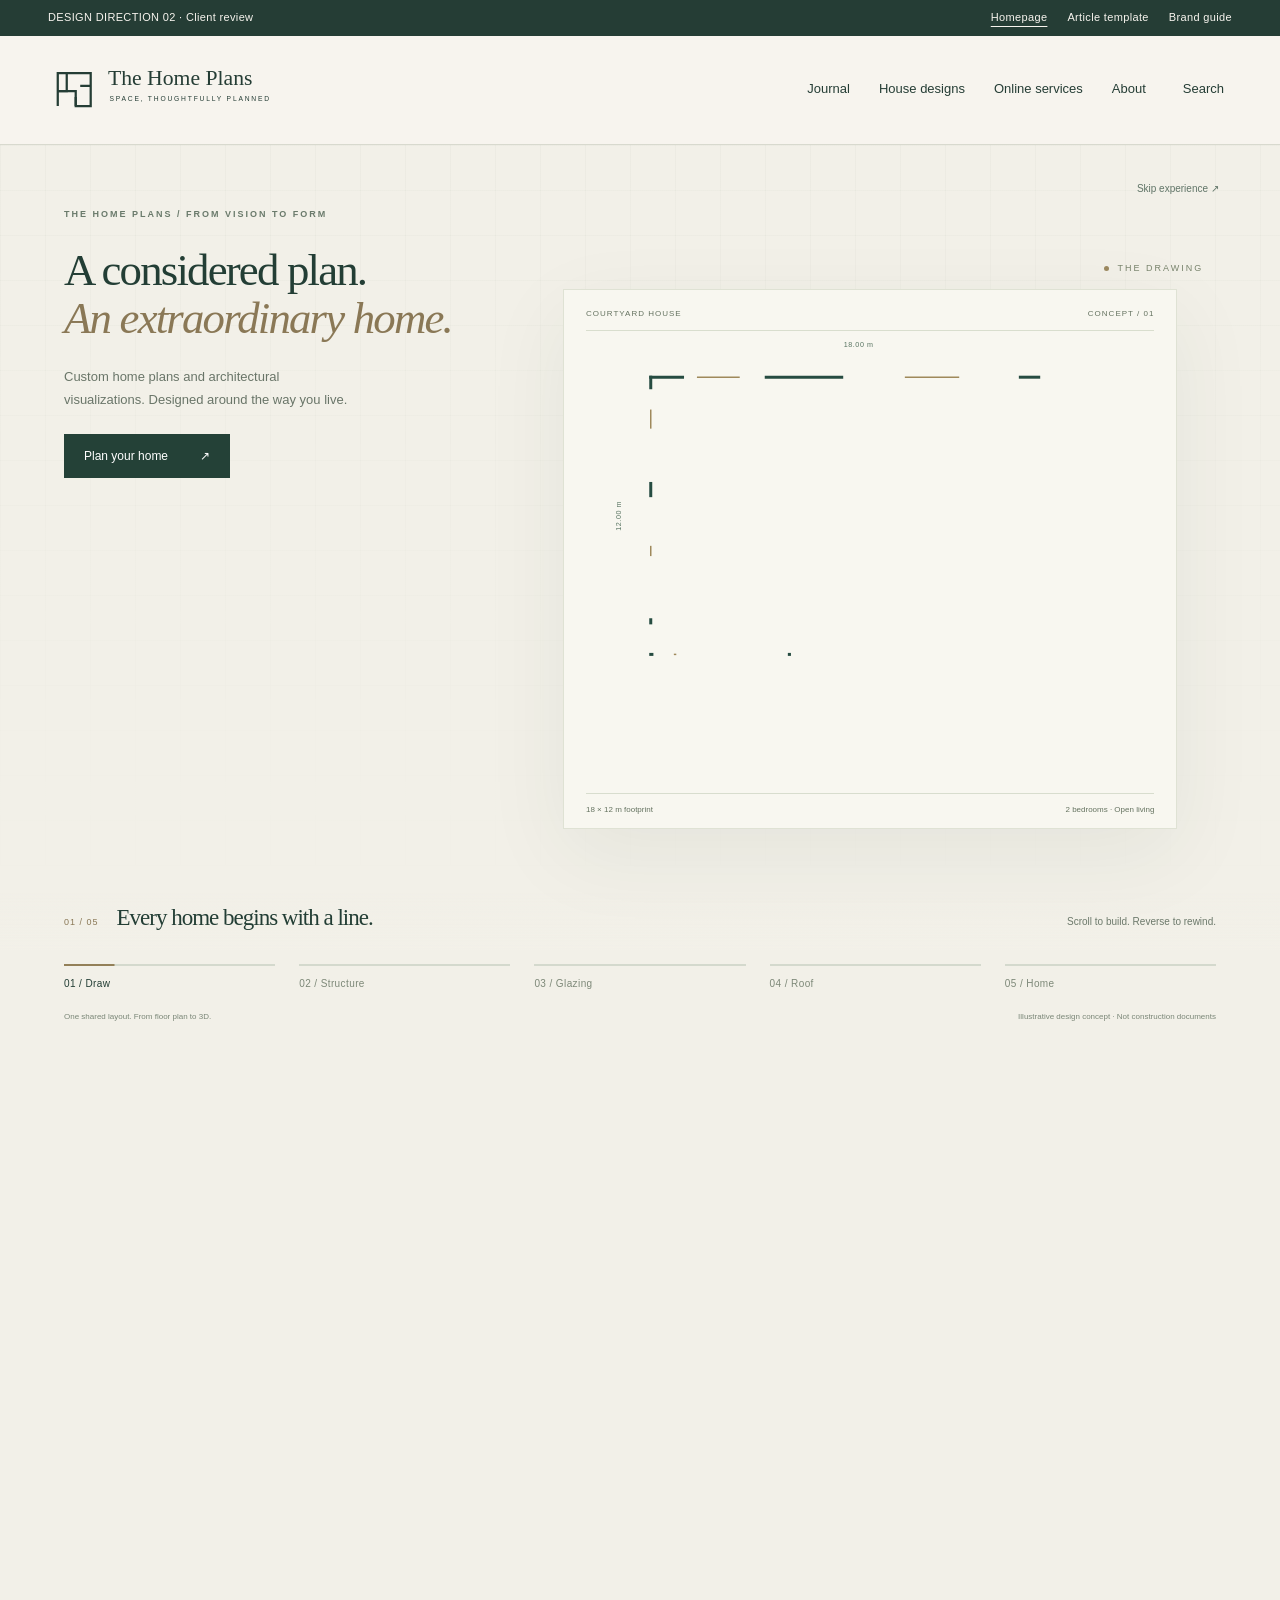
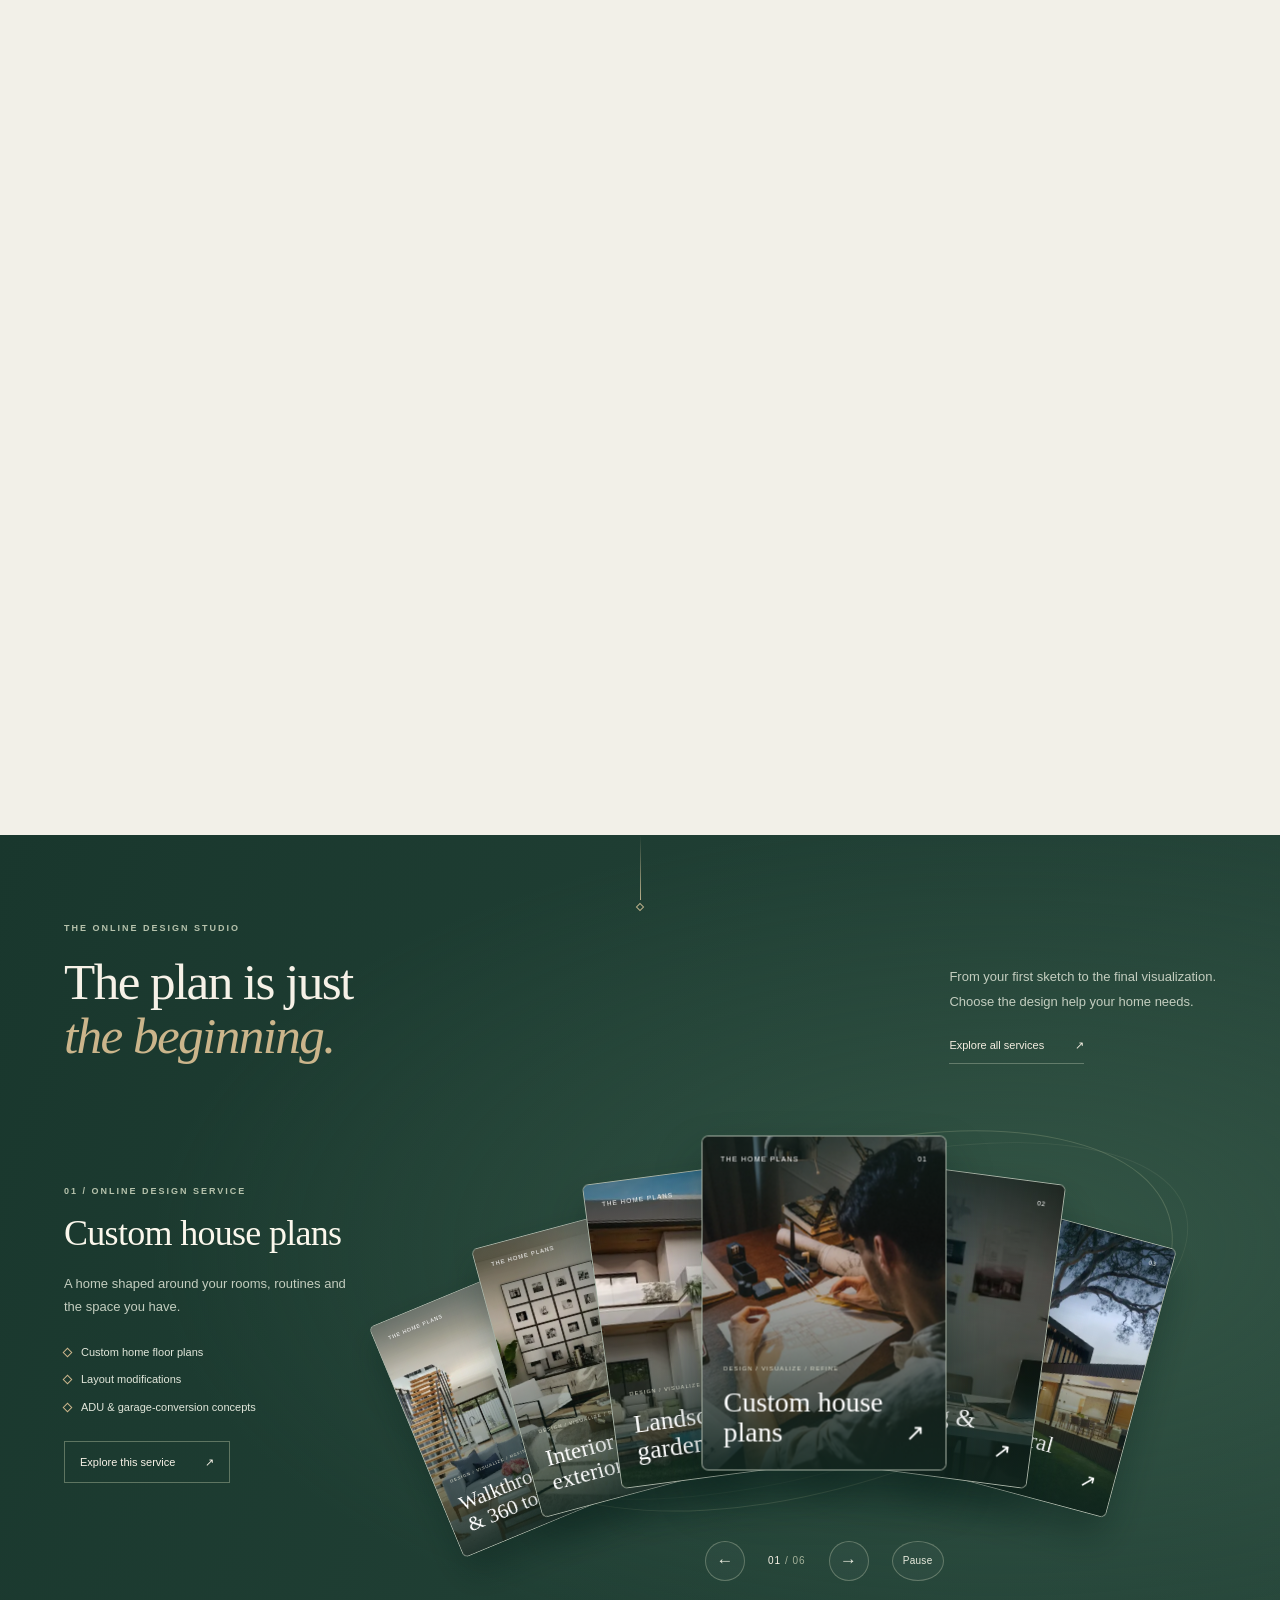
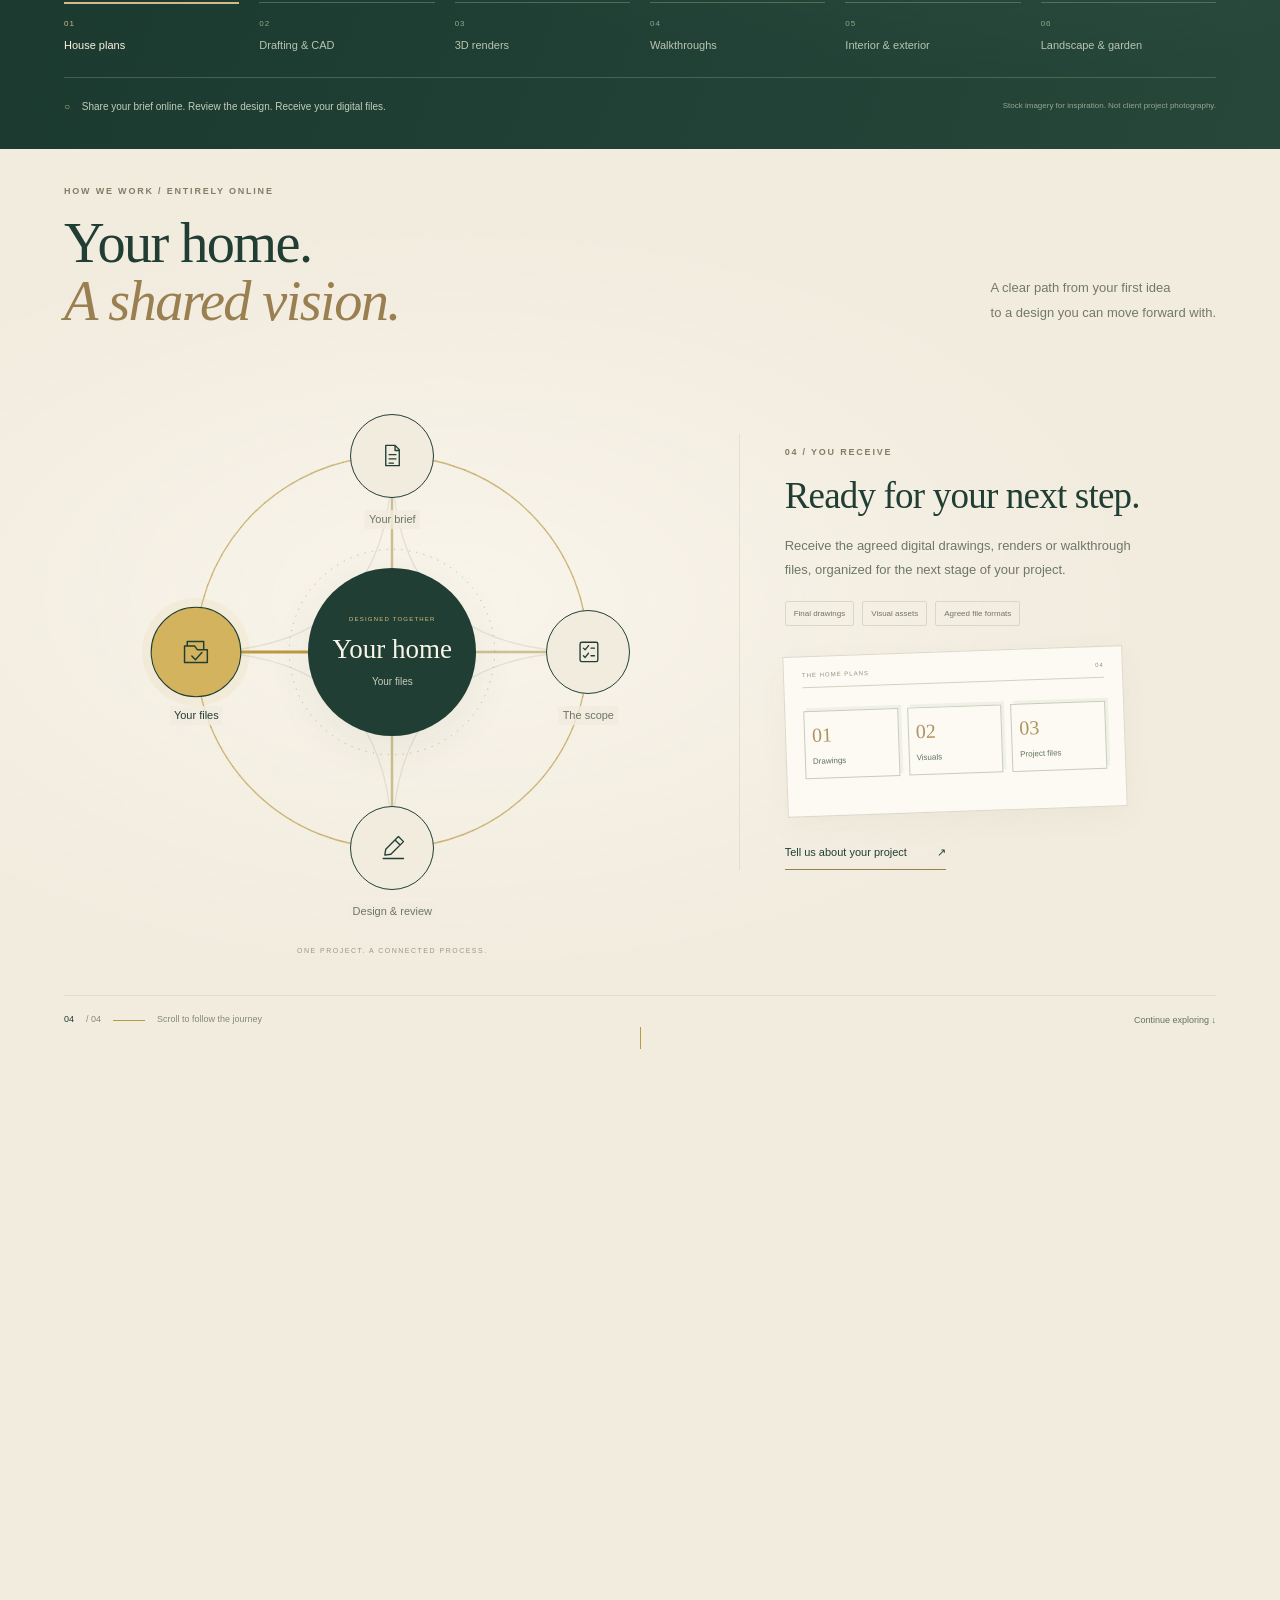
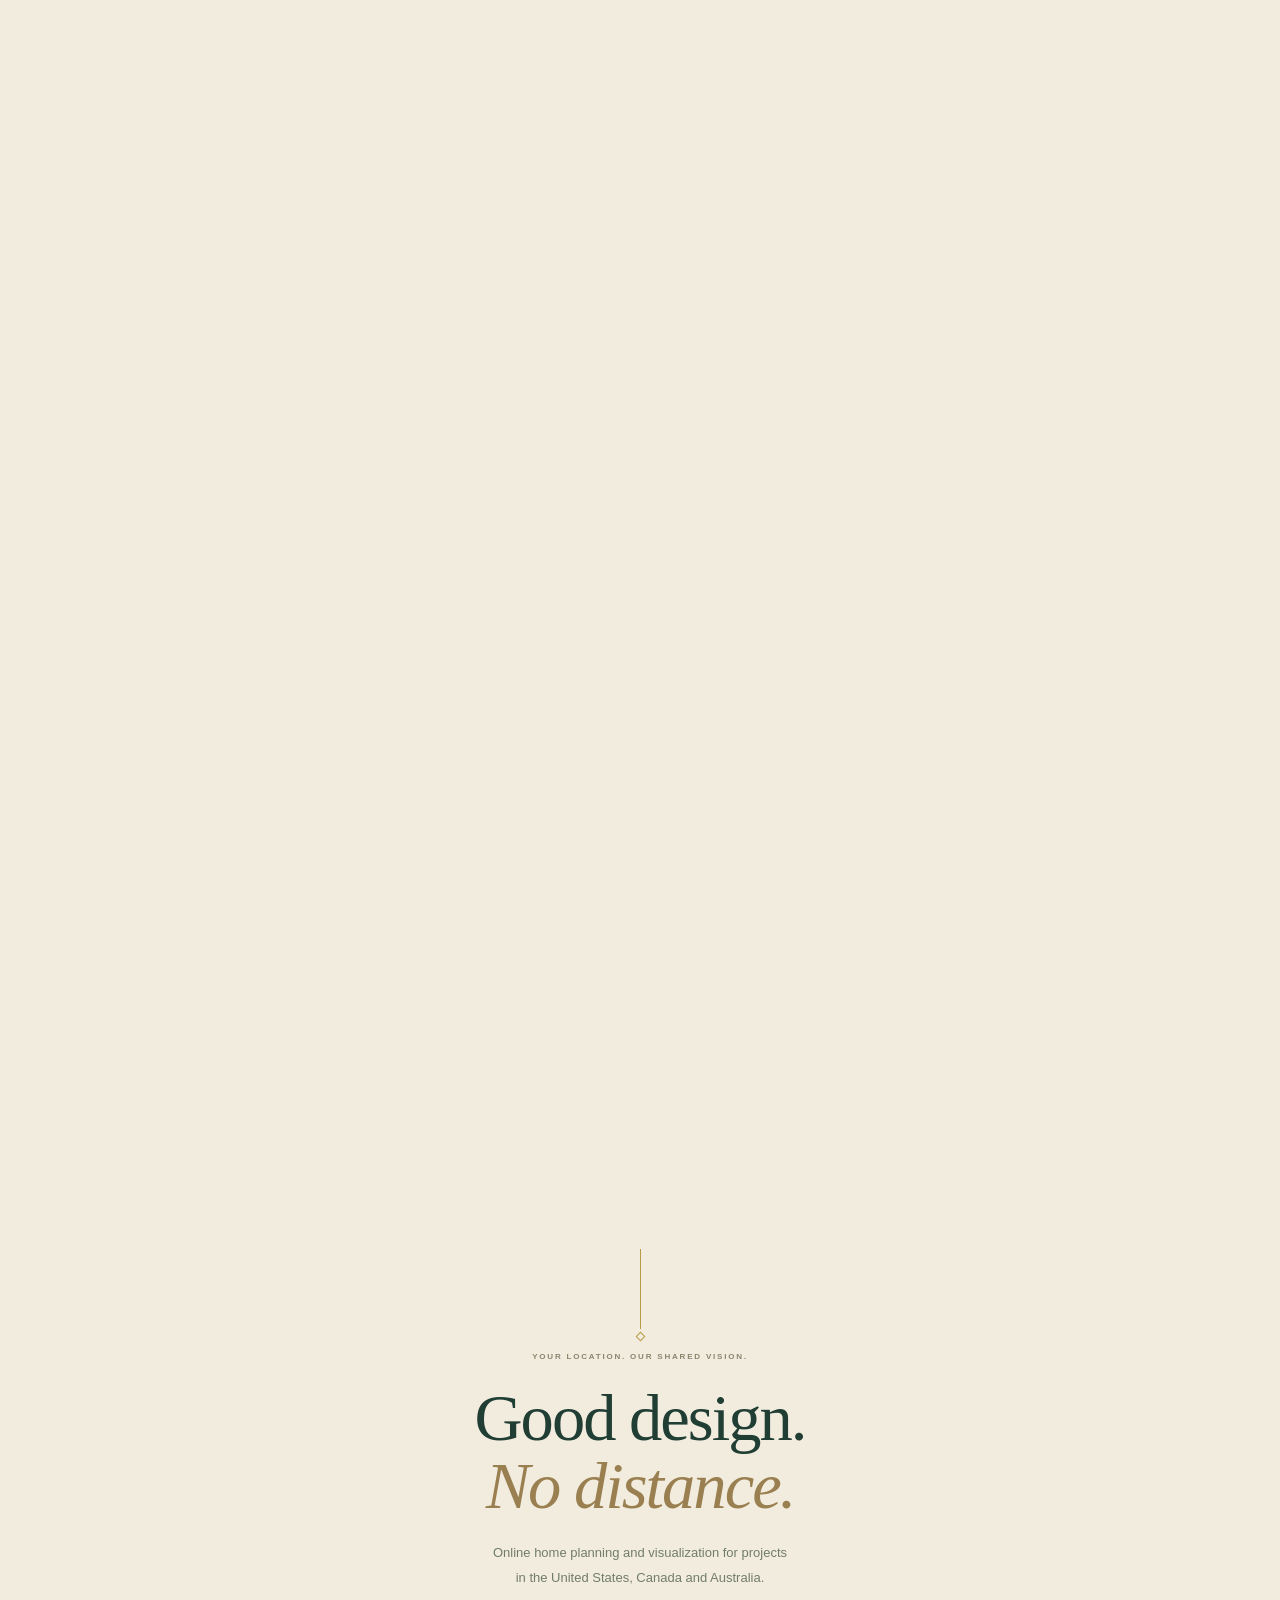
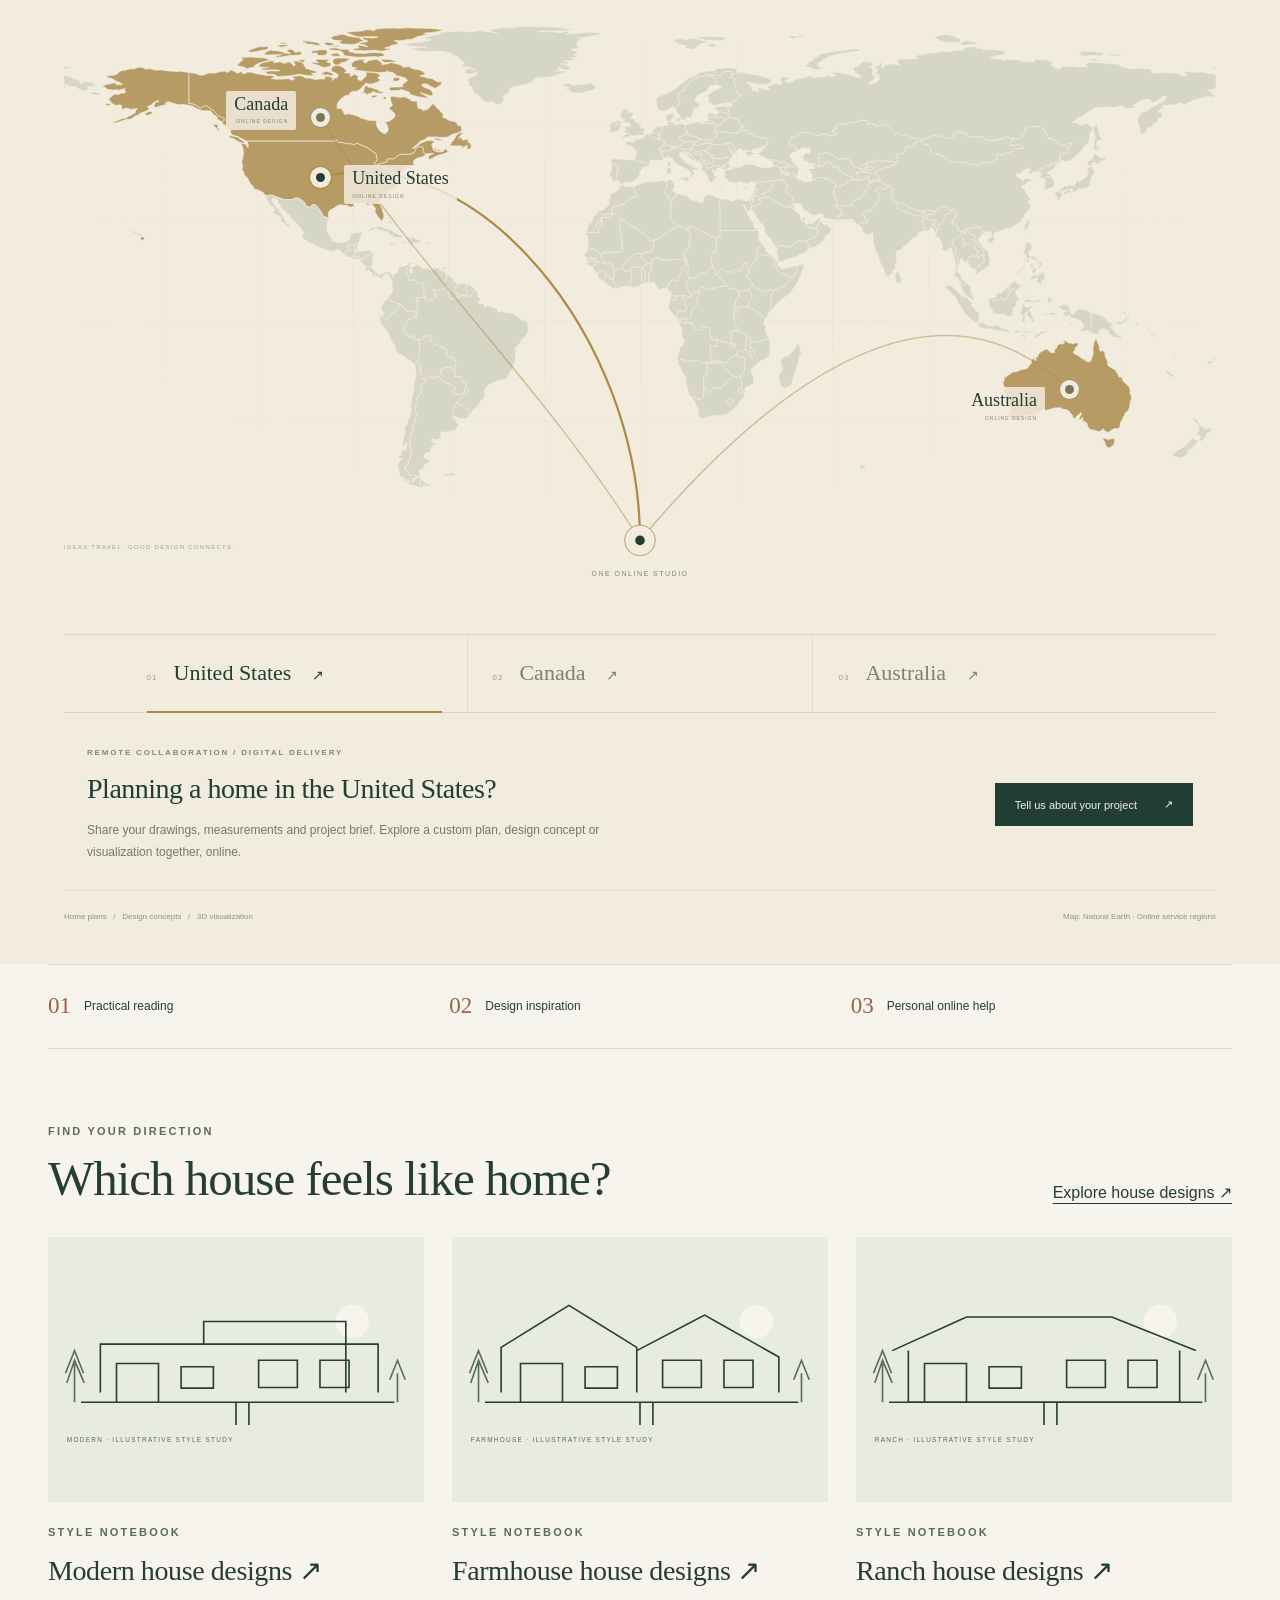
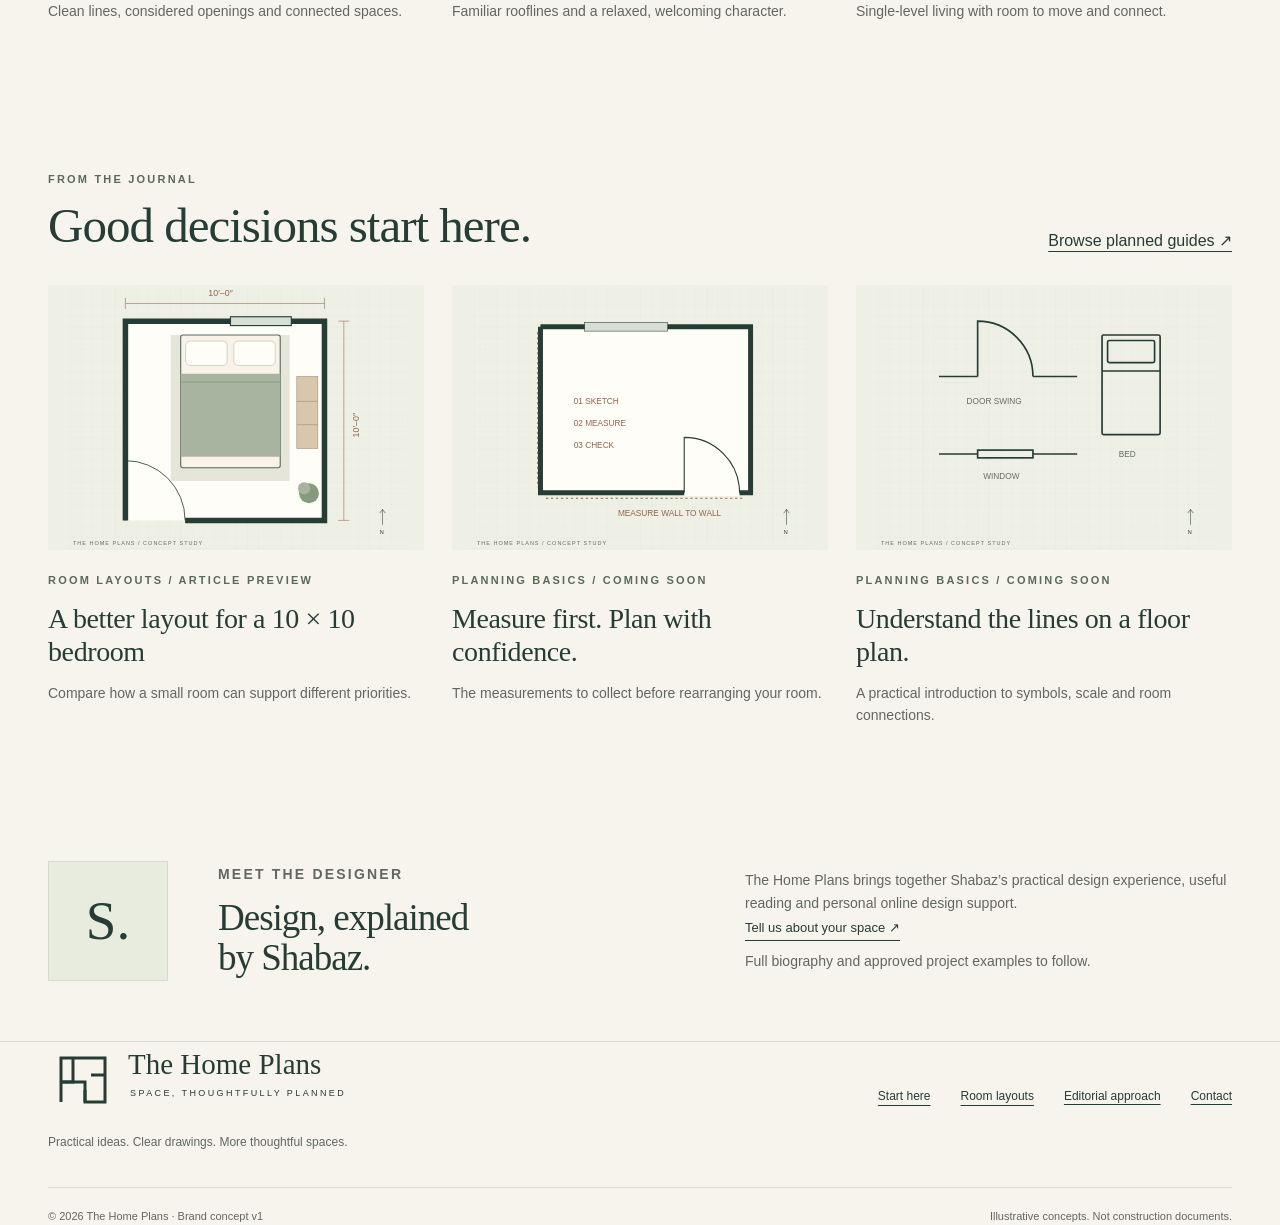
<file: index.html>
<!doctype html><html lang="en"><head><meta charset="utf-8"/><meta name="viewport" content="width=device-width,initial-scale=1"/><meta name="robots" content="noindex,nofollow"/><meta name="description" content="The Home Plans brand and editorial website design preview."/><title>Thoughtful spaces, practical plans | The Home Plans</title><link rel="icon" href="assets/mark.svg" type="image/svg+xml"/><link rel="stylesheet" href="style.css"/><link rel="stylesheet" href="direction.css"/><link rel="stylesheet" href="house-build.css"/><link rel="stylesheet" href="service-fan.css"/><link rel="stylesheet" href="process-graph.css"/><link rel="stylesheet" href="world-map.css"/></head><body><a class="skip" href="#main">Skip to content</a><div class="preview"><div class="wrap"><span class="status">DESIGN DIRECTION 02 · Client review</span><nav aria-label="Preview pages"><a href="index.html">Homepage</a><a href="article.html">Article template</a><a href="brand.html">Brand guide</a></nav></div></div><header><div class="wrap"><a class="logo" href="index.html" aria-label="The Home Plans home"><img src="assets/logo.svg" alt="The Home Plans" width="390" height="76"/></a><button class="menu-toggle" aria-expanded="false" aria-controls="main-nav">Menu ☰</button><nav id="main-nav" aria-label="Main navigation"><a href="blog.html">Journal</a><a href="designs.html">House designs</a><a href="services.html">Online services</a><a href="index.html#about">About</a><button class="search-trigger" aria-label="Search guides">Search</button></nav></div></header><main id="main"><section class="build-story" aria-labelledby="build-title"><div class="build-pin"><div class="build-grid" aria-hidden="true"></div><div class="build-copy"><p class="build-eyebrow">THE HOME PLANS / FROM VISION TO FORM</p><h1 id="build-title">A considered plan. <br><em>An extraordinary home.</em></h1><p class="build-lead">Custom home plans and architectural visualizations. Designed around the way you live.</p><a href="services.html" class="build-cta">Plan your home <span aria-hidden="true">&#8599;</span></a></div><a href="#after-build" class="build-skip">Skip experience &#8599;</a><div id="villa-scene" role="img" aria-label="A contemporary courtyard villa built from the adjoining floor plan"><span class="build-loader">Preparing the architectural model…</span></div><div class="plan-sheet"><div class="plan-top"><span>COURTYARD HOUSE</span><span>CONCEPT / 01</span></div><svg id="villa-plan" viewBox="-11 -8 23 20" role="img" aria-label="Concept floor plan matching the 3D villa"><g id="plan-content"></g></svg><div class="plan-bottom"><span>18 × 12 m footprint</span><span>2 bedrooms · Open living</span></div></div><div class="build-scene-label"><span class="build-dot"></span><span id="build-scene-label">THE DRAWING</span></div><div class="build-footer"><div class="build-status"><span id="build-number">01 / 05</span><h2 id="build-caption">Every home begins with a line.</h2><span id="build-hint">Scroll to draw. Keep going to build. ?</span></div><nav class="build-stages" aria-label="Construction stages"><button data-build-stage="0" aria-pressed="true"><i></i><span>01 / Draw</span></button><button data-build-stage="1" aria-pressed="false"><i></i><span>02 / Structure</span></button><button data-build-stage="2" aria-pressed="false"><i></i><span>03 / Glazing</span></button><button data-build-stage="3" aria-pressed="false"><i></i><span>04 / Roof</span></button><button data-build-stage="4" aria-pressed="false"><i></i><span>05 / Home</span></button></nav><div class="build-fine"><span>One shared layout. From floor plan to 3D.</span><span>Illustrative design concept · Not construction documents</span></div></div></div></section><div id="after-build" tabindex="-1"></div><section class="service-fan" id="our-services" aria-labelledby="sf-heading"><div class="sf-bridge" aria-hidden="true"><span></span><i></i></div><div class="sf-wrap"><div class="sf-heading"><div><p class="sf-overline">THE ONLINE DESIGN STUDIO</p><h2 id="sf-heading">The plan is just<br><em>the beginning.</em></h2></div><div class="sf-intro"><p>From your first sketch to the final visualization.<br>Choose the design help your home needs.</p><a href="services.html">Explore all services <span aria-hidden="true">&#8599;</span></a></div></div><div class="sf-workspace"><div class="sf-details"><article class="sf-panel" id="sf-panel-0" role="tabpanel" aria-labelledby="sf-tab-0"><p class="sf-overline">01 / ONLINE DESIGN SERVICE</p><h3>Custom house plans</h3><p class="sf-description">A home shaped around your rooms, routines and the space you have.</p><ul><li>Custom home floor plans</li><li>Layout modifications</li><li>ADU & garage-conversion concepts</li></ul><a class="sf-detail-link" href="services.html#service-01">Explore this service <span aria-hidden="true">&#8599;</span></a></article><article class="sf-panel" id="sf-panel-1" role="tabpanel" aria-labelledby="sf-tab-1" hidden><p class="sf-overline">02 / ONLINE DESIGN SERVICE</p><h3>2D drafting & CAD</h3><p class="sf-description">Turn your sketches and existing drawings into clear, editable digital plans.</p><ul><li>Hand sketch to CAD</li><li>PDF-to-CAD redraws</li><li>Old blueprint digitizing</li></ul><a class="sf-detail-link" href="services.html#service-cad">Explore this service <span aria-hidden="true">&#8599;</span></a></article><article class="sf-panel" id="sf-panel-2" role="tabpanel" aria-labelledby="sf-tab-2" hidden><p class="sf-overline">03 / ONLINE DESIGN SERVICE</p><h3>3D architectural renders</h3><p class="sf-description">See the design, materials and proportions before your project moves forward.</p><ul><li>Exterior visualizations</li><li>Interior 3D renders</li><li>3D floor plans</li></ul><a class="sf-detail-link" href="services.html#service-03">Explore this service <span aria-hidden="true">&#8599;</span></a></article><article class="sf-panel" id="sf-panel-3" role="tabpanel" aria-labelledby="sf-tab-3" hidden><p class="sf-overline">04 / ONLINE DESIGN SERVICE</p><h3>Walkthroughs & 360 tours</h3><p class="sf-description">Experience how spaces connect, with a moving view through your proposed design.</p><ul><li>3D walkthrough animations</li><li>360 virtual tours</li><li>Property presentation visuals</li></ul><a class="sf-detail-link" href="services.html#service-walkthroughs">Explore this service <span aria-hidden="true">&#8599;</span></a></article><article class="sf-panel" id="sf-panel-4" role="tabpanel" aria-labelledby="sf-tab-4" hidden><p class="sf-overline">05 / ONLINE DESIGN SERVICE</p><h3>Interior & exterior design</h3><p class="sf-description">Bring layouts, finishes and a consistent visual direction together.</p><ul><li>Furniture layouts</li><li>Mood boards & finishes</li><li>Interior & exterior concepts</li></ul><a class="sf-detail-link" href="services.html#service-02">Explore this service <span aria-hidden="true">&#8599;</span></a></article><article class="sf-panel" id="sf-panel-5" role="tabpanel" aria-labelledby="sf-tab-5" hidden><p class="sf-overline">06 / ONLINE DESIGN SERVICE</p><h3>Landscape & garden design</h3><p class="sf-description">Give your outdoor space the same considered attention as your home.</p><ul><li>Backyard & garden layouts</li><li>Pool & outdoor kitchen concepts</li><li>3D garden visualization</li></ul><a class="sf-detail-link" href="services.html#service-04">Explore this service <span aria-hidden="true">&#8599;</span></a></article></div><div class="sf-visual"><div class="sf-orbit" aria-hidden="true"></div><div class="sf-deck" aria-hidden="true"><button type="button" class="sf-card" data-card="0" tabindex="-1" aria-label="Show Custom house plans"><span class="sf-card-face"><img src="assets/services/custom-plans.webp" alt="" loading="lazy" decoding="async" width="700" height="900"><span class="sf-card-shade"></span><span class="sf-card-top">THE HOME PLANS <b>01</b></span><span class="sf-card-bottom"><span>DESIGN / VISUALIZE / REFINE</span><strong>Custom house plans</strong><i aria-hidden="true">&#8599;</i></span></span></button><button type="button" class="sf-card" data-card="1" tabindex="-1" aria-label="Show 2D drafting & CAD"><span class="sf-card-face"><img src="assets/services/cad-drafting.webp" alt="" loading="lazy" decoding="async" width="700" height="900"><span class="sf-card-shade"></span><span class="sf-card-top">THE HOME PLANS <b>02</b></span><span class="sf-card-bottom"><span>DESIGN / VISUALIZE / REFINE</span><strong>2D drafting & CAD</strong><i aria-hidden="true">&#8599;</i></span></span></button><button type="button" class="sf-card" data-card="2" tabindex="-1" aria-label="Show 3D architectural renders"><span class="sf-card-face"><img src="assets/services/renders.webp" alt="" loading="lazy" decoding="async" width="700" height="900"><span class="sf-card-shade"></span><span class="sf-card-top">THE HOME PLANS <b>03</b></span><span class="sf-card-bottom"><span>DESIGN / VISUALIZE / REFINE</span><strong>3D architectural renders</strong><i aria-hidden="true">&#8599;</i></span></span></button><button type="button" class="sf-card" data-card="3" tabindex="-1" aria-label="Show Walkthroughs & 360 tours"><span class="sf-card-face"><img src="assets/services/walkthroughs.webp" alt="" loading="lazy" decoding="async" width="700" height="900"><span class="sf-card-shade"></span><span class="sf-card-top">THE HOME PLANS <b>04</b></span><span class="sf-card-bottom"><span>DESIGN / VISUALIZE / REFINE</span><strong>Walkthroughs & 360 tours</strong><i aria-hidden="true">&#8599;</i></span></span></button><button type="button" class="sf-card" data-card="4" tabindex="-1" aria-label="Show Interior & exterior design"><span class="sf-card-face"><img src="assets/services/interior.webp" alt="" loading="lazy" decoding="async" width="700" height="900"><span class="sf-card-shade"></span><span class="sf-card-top">THE HOME PLANS <b>05</b></span><span class="sf-card-bottom"><span>DESIGN / VISUALIZE / REFINE</span><strong>Interior & exterior design</strong><i aria-hidden="true">&#8599;</i></span></span></button><button type="button" class="sf-card" data-card="5" tabindex="-1" aria-label="Show Landscape & garden design"><span class="sf-card-face"><img src="assets/services/landscape.webp" alt="" loading="lazy" decoding="async" width="700" height="900"><span class="sf-card-shade"></span><span class="sf-card-top">THE HOME PLANS <b>06</b></span><span class="sf-card-bottom"><span>DESIGN / VISUALIZE / REFINE</span><strong>Landscape & garden design</strong><i aria-hidden="true">&#8599;</i></span></span></button></div><div class="sf-carousel-controls"><button type="button" data-sf-prev aria-label="Previous service">&#8592;</button><span><b id="sf-current">01</b> / 06</span><button type="button" data-sf-next aria-label="Next service">&#8594;</button><button type="button" data-sf-auto aria-label="Pause automatic service rotation">Pause</button></div></div></div><div class="sf-tabs" role="tablist" aria-label="Choose an online design service"><button type="button" role="tab" id="sf-tab-0" aria-controls="sf-panel-0" aria-selected="true" tabindex="0"><span>01</span>House plans</button><button type="button" role="tab" id="sf-tab-1" aria-controls="sf-panel-1" aria-selected="false" tabindex="-1"><span>02</span>Drafting & CAD</button><button type="button" role="tab" id="sf-tab-2" aria-controls="sf-panel-2" aria-selected="false" tabindex="-1"><span>03</span>3D renders</button><button type="button" role="tab" id="sf-tab-3" aria-controls="sf-panel-3" aria-selected="false" tabindex="-1"><span>04</span>Walkthroughs</button><button type="button" role="tab" id="sf-tab-4" aria-controls="sf-panel-4" aria-selected="false" tabindex="-1"><span>05</span>Interior & exterior</button><button type="button" role="tab" id="sf-tab-5" aria-controls="sf-panel-5" aria-selected="false" tabindex="-1"><span>06</span>Landscape & garden</button></div><div class="sf-bottom"><p><span aria-hidden="true">&#9675;</span> Share your brief online. Review the design. Receive your digital files.</p><small>Stock imagery for inspiration. Not client project photography.</small></div></div></section><section class="process-graph" id="our-process" aria-labelledby="pg-title"><div class="pg-pin"><div class="pg-wrap"><header class="pg-heading"><div><p class="pg-kicker">HOW WE WORK / ENTIRELY ONLINE</p><h2 id="pg-title">Your home. <br><em>A shared vision.</em></h2></div><p>A clear path from your first idea<br>to a design you can move forward with.</p></header><div class="pg-layout"><div class="pg-diagram"><svg class="pg-network" viewBox="0 0 600 600" aria-hidden="true"><circle class="pg-orbit" cx="300" cy="300" r="210"/><circle class="pg-orbit pg-inner" cx="300" cy="300" r="110"/><path class="pg-curves" d="M300 90Q300 300 510 300Q300 300 300 510Q300 300 90 300Q300 300 300 90"/><path class="pg-spoke-base" d="M300 300V90"/><path class="pg-spoke-active" data-pg-line="0" d="M300 300V90" pathLength="1"/><path class="pg-spoke-base" d="M300 300H510"/><path class="pg-spoke-active" data-pg-line="1" d="M300 300H510" pathLength="1"/><path class="pg-spoke-base" d="M300 300V510"/><path class="pg-spoke-active" data-pg-line="2" d="M300 300V510" pathLength="1"/><path class="pg-spoke-base" d="M300 300H90"/><path class="pg-spoke-active" data-pg-line="3" d="M300 300H90" pathLength="1"/><circle class="pg-progress-ring" cx="300" cy="300" r="210" pathLength="1" transform="rotate(-90 300 300)"/></svg><div class="pg-heart"><span>DESIGNED TOGETHER</span><strong>Your home</strong><i id="pg-heart-label">Your brief</i></div><button type="button" class="pg-node pg-node-0" data-pg-step="0" aria-label="Step 1: Your brief" aria-pressed="true"><span class="pg-node-circle"><svg viewBox="0 0 32 32" aria-hidden="true"><path d="M8 4h11l5 5v19H8zM19 4v6h5M12 15h8M12 20h8M12 25h5"/></svg></span><span class="pg-node-label">Your brief</span></button><button type="button" class="pg-node pg-node-1" data-pg-step="1" aria-label="Step 2: The scope" aria-pressed="false"><span class="pg-node-circle"><svg viewBox="0 0 32 32" aria-hidden="true"><rect x="6" y="5" width="21" height="23" rx="2"/><path d="m10 12 2 2 4-5M19 12h4m-13 9 2 2 4-5M19 21h4"/></svg></span><span class="pg-node-label">The scope</span></button><button type="button" class="pg-node pg-node-2" data-pg-step="2" aria-label="Step 3: Design & review" aria-pressed="false"><span class="pg-node-circle"><svg viewBox="0 0 32 32" aria-hidden="true"><path d="m7 24 1-6L23 3l6 6-15 15-7 1zM19 7l6 6M5 29h24"/></svg></span><span class="pg-node-label">Design & review</span></button><button type="button" class="pg-node pg-node-3" data-pg-step="3" aria-label="Step 4: Your files" aria-pressed="false"><span class="pg-node-circle"><svg viewBox="0 0 32 32" aria-hidden="true"><path d="M4 10h11l3 4h11v14H4zM7 10V5h18v9M12 21l4 4 7-8"/></svg></span><span class="pg-node-label">Your files</span></button><span class="pg-graph-note">ONE PROJECT. A CONNECTED PROCESS.</span></div><div class="pg-information"><article class="pg-detail" data-pg-detail="0"><p class="pg-kicker">01 / YOU SHARE</p><h3>Share your vision.</h3><p class="pg-description">Tell us how you want your home to work. Your photos, measurements and references give the design a starting point.</p><div class="pg-deliverables"><span>Room requirements</span><span>Measurements</span><span>Reference images</span></div><div class="pg-document pg-document-0" aria-hidden="true"><div class="pg-doc-top"><span>THE HOME PLANS</span><span>01</span></div><div class="pg-sketch"><svg viewBox="0 0 220 100"><path d="M25 88V15h170v73zm0-37h73m0-36v73m0-51h97m-55 0v51M31 45h28V21H31zm4 29h43V60H35zm82-7h51V48h-51z"/><path class="pg-pencil" d="m174 84 26-26 7 7-26 26-10 3z"/></svg><span>YOUR IDEAS, MEASURED.</span></div></div></article><article class="pg-detail" data-pg-detail="1" hidden><p class="pg-kicker">02 / WE AGREE</p><h3>Make the plan clear.</h3><p class="pg-description">We agree the service, deliverables, fees, timeline and revision scope before design work begins.</p><div class="pg-deliverables"><span>Design scope</span><span>Deliverables</span><span>Project terms</span></div><div class="pg-document pg-document-1" aria-hidden="true"><div class="pg-doc-top"><span>THE HOME PLANS</span><span>02</span></div><div class="pg-scope"><span>01 <b>Scope & deliverables</b><i>&#10003;</i></span><span>02 <b>Fees & timeline</b><i>&#10003;</i></span><span>03 <b>Revision scope</b><i>&#10003;</i></span></div></div></article><article class="pg-detail" data-pg-detail="2" hidden><p class="pg-kicker">03 / WE COLLABORATE</p><h3>See it. Shape it.</h3><p class="pg-description">Review the drawings or visuals for your chosen service. Share your feedback so we can refine the agreed design together.</p><div class="pg-deliverables"><span>Design proposal</span><span>Your feedback</span><span>Agreed revisions</span></div><div class="pg-document pg-document-2" aria-hidden="true"><div class="pg-doc-top"><span>THE HOME PLANS</span><span>03</span></div><div class="pg-review"><svg viewBox="0 0 220 100"><path d="M20 85V14h180v71zm0-38h75m0-33v71m0-45h105m-53 0v45"/><circle cx="95" cy="47" r="17"/><path d="m108 60 30 22h47"/></svg><span>REVIEW. REFINE. RESOLVE.</span></div></div></article><article class="pg-detail" data-pg-detail="3" hidden><p class="pg-kicker">04 / YOU RECEIVE</p><h3>Ready for your next step.</h3><p class="pg-description">Receive the agreed digital drawings, renders or walkthrough files, organized for the next stage of your project.</p><div class="pg-deliverables"><span>Final drawings</span><span>Visual assets</span><span>Agreed file formats</span></div><div class="pg-document pg-document-3" aria-hidden="true"><div class="pg-doc-top"><span>THE HOME PLANS</span><span>04</span></div><div class="pg-files"><span><b>01</b> Drawings</span><span><b>02</b> Visuals</span><span><b>03</b> Project files</span></div></div></article><a class="pg-project-link" href="services.html#enquiry">Tell us about your project <span aria-hidden="true">&#8599;</span></a></div></div><div class="pg-bottom"><span><b id="pg-count">01</b> / 04 <i></i> <span id="pg-scroll-hint">Scroll to follow the journey</span></span><a href="#after-process">Continue exploring &#8595;</a></div></div></div></section><div id="after-process" tabindex="-1"></div><section class="world-section" id="where-we-work" aria-labelledby="wm-title"><div class="wm-bridge" aria-hidden="true"><span></span><i></i></div><div class="wm-wrap"><div class="wm-heading"><p class="wm-kicker">YOUR LOCATION. OUR SHARED VISION.</p><h2 id="wm-title">Good design.<br><em>No distance.</em></h2><p>Online home planning and visualization for projects <br>in the United States, Canada and Australia.</p></div><div class="wm-atlas" aria-label="World map highlighting our online design regions"><div class="wm-grid" aria-hidden="true"></div><img class="wm-land" src="assets/world-map.svg" width="1200" height="500" alt="World map with the United States, Canada and Australia highlighted" loading="lazy"/><svg class="wm-routes" viewBox="0 0 1200 570" aria-hidden="true"><path class="wm-route-base" d="M600 540C600 330 430 120 267 162"/><path class="wm-route-base" d="M600 540C500 380 370 260 267 100"/><path class="wm-route-base" d="M600 540C760 350 920 260 1047 383"/><path class="wm-route" data-route="0" pathLength="1" d="M600 540C600 330 430 120 267 162"/><path class="wm-route" data-route="1" pathLength="1" d="M600 540C500 380 370 260 267 100"/><path class="wm-route" data-route="2" pathLength="1" d="M600 540C760 350 920 260 1047 383"/><circle class="wm-hub-halo" cx="600" cy="540" r="16"/><circle class="wm-hub" cx="600" cy="540" r="5"/></svg><button type="button" class="wm-pin wm-us" data-country="0" aria-label="Explore online design for the United States" aria-pressed="true"><span class="wm-dot"></span><span class="wm-map-label"><b>United States</b><small>ONLINE DESIGN</small></span></button><button type="button" class="wm-pin wm-ca" data-country="1" aria-label="Explore online design for Canada" aria-pressed="false"><span class="wm-dot"></span><span class="wm-map-label"><b>Canada</b><small>ONLINE DESIGN</small></span></button><button type="button" class="wm-pin wm-au" data-country="2" aria-label="Explore online design for Australia" aria-pressed="false"><span class="wm-dot"></span><span class="wm-map-label"><b>Australia</b><small>ONLINE DESIGN</small></span></button><span class="wm-studio-label">ONE ONLINE STUDIO</span><span class="wm-coordinates" aria-hidden="true">IDEAS TRAVEL. GOOD DESIGN CONNECTS.</span></div><div class="wm-country-nav" role="group" aria-label="Select your project location"><button type="button" data-country="0" aria-pressed="true"><span>01</span>United States <i>&#8599;</i></button><button type="button" data-country="1" aria-pressed="false"><span>02</span>Canada <i>&#8599;</i></button><button type="button" data-country="2" aria-pressed="false"><span>03</span>Australia <i>&#8599;</i></button></div><div class="wm-project"><div><p class="wm-kicker">REMOTE COLLABORATION / DIGITAL DELIVERY</p><h3 id="wm-project-title">Planning a home in the United States?</h3><p id="wm-project-text">Share your drawings, measurements and project brief. Explore a custom plan, design concept or visualization together, online.</p></div><a href="services.html#enquiry">Tell us about your project <span aria-hidden="true">&#8599;</span></a></div><div class="wm-foot"><span>Home plans &nbsp; / &nbsp; Design concepts &nbsp; / &nbsp; 3D visualization</span><span>Map: Natural Earth &middot; Online service regions</span></div></div></section><div class="wrap"><div class="principles"><span><b>01</b> Practical reading</span><span><b>02</b> Design inspiration</span><span><b>03</b> Personal online help</span></div></div><section class="wrap section"><div class="section-head"><div><p class="eyebrow">Find your direction</p><h2 id="collections">Which house feels like home?</h2></div><a href="designs.html">Explore house designs ↗</a></div><div class="cards"><article class="card"><a class="picture" href="modern.html"><img src="assets/modern.svg" alt="Original modern elevation concept illustration" width="580" height="260" loading="lazy"></a><span class="eyebrow">Style notebook</span><h3><a href="modern.html">Modern house designs ↗</a></h3><p>Clean lines, considered openings and connected spaces.</p></article><article class="card"><a class="picture" href="farmhouse.html"><img src="assets/farmhouse.svg" alt="Original farmhouse elevation concept illustration" width="580" height="260" loading="lazy"></a><span class="eyebrow">Style notebook</span><h3><a href="farmhouse.html">Farmhouse house designs ↗</a></h3><p>Familiar rooflines and a relaxed, welcoming character.</p></article><article class="card"><a class="picture" href="ranch.html"><img src="assets/ranch.svg" alt="Original ranch elevation concept illustration" width="580" height="260" loading="lazy"></a><span class="eyebrow">Style notebook</span><h3><a href="ranch.html">Ranch house designs ↗</a></h3><p>Single-level living with room to move and connect.</p></article></div></section><section class="wrap section"><div class="section-head"><div><p class="eyebrow">From the journal</p><h2>Good decisions start here.</h2></div><a href="blog.html">Browse planned guides ↗</a></div><div class="cards"><article class="card"><a href="article.html"><img src="assets/bedroom.svg" width="680" height="530" alt="Illustrative bedroom layout" loading="lazy"></a><span class="eyebrow">Room layouts / Article preview</span><h3><a href="article.html">A better layout for a 10 × 10 bedroom</a></h3><p>Compare how a small room can support different priorities.</p></article><article class="card"><img src="assets/measure.svg" width="680" height="530" alt="Room measurement illustration" loading="lazy"><span class="eyebrow">Planning basics / Coming soon</span><h3>Measure first. Plan with confidence.</h3><p>The measurements to collect before rearranging your room.</p></article><article class="card"><img src="assets/symbols.svg" width="680" height="530" alt="Floor plan symbol illustration" loading="lazy"><span class="eyebrow">Planning basics / Coming soon</span><h3>Understand the lines on a floor plan.</h3><p>A practical introduction to symbols, scale and room connections.</p></article></div></section><section class="wrap author-block" id="about"><div class="monogram">S.</div><div><p class="eyebrow">Meet the designer</p><h2>Design, explained<br>by Shabaz.</h2></div><div><p>The Home Plans brings together Shabaz’s practical design experience, useful reading and personal online design support.</p><a class="text-link" href="services.html#enquiry">Tell us about your space ↗</a><p class="small-note">Full biography and approved project examples to follow.</p></div></section></main><footer class="wrap"><div class="footer-top"><div><a href="index.html" class="logo"><img src="assets/logo.svg" alt="The Home Plans" width="390" height="76"/></a><p>Practical ideas. Clear drawings. More thoughtful spaces.</p></div><nav aria-label="Footer"><a href="start-here.html">Start here</a><a href="blog.html">Room layouts</a><button class="plain-btn" data-info="editorial">Editorial approach</button><button class="plain-btn" data-info="contact">Contact</button></nav></div><div class="bottom"><span>© 2026 The Home Plans · Brand concept v1</span><span>Illustrative concepts. Not construction documents.</span></div></footer><dialog id="search-dialog" aria-labelledby="search-title"><button class="close" aria-label="Close search">×</button><h2 id="search-title">Find your next step.</h2><label for="search-input" class="eyebrow">Search the planned guide library</label><input id="search-input" class="searchbox" type="search" placeholder="Try bedroom, measure or symbols…"/><ul class="results" id="search-results"></ul><p id="search-count" aria-live="polite"></p></dialog><dialog id="info-dialog" aria-labelledby="info-title"><button class="close" aria-label="Close details">×</button><span class="eyebrow" id="info-label">Preview note</span><h2 id="info-title"></h2><p id="info-body"></p><button class="button secondary" data-close>Back to exploring</button></dialog><div class="status-toast" role="status" aria-live="polite"></div><script src="guides.js"></script><script src="app.js"></script><script type="module" src="house-build.js"></script><script src="service-fan-auto.js?v=click-only-3"></script><script src="process-graph.js"></script><script src="world-map.js"></script></body></html>
</file>
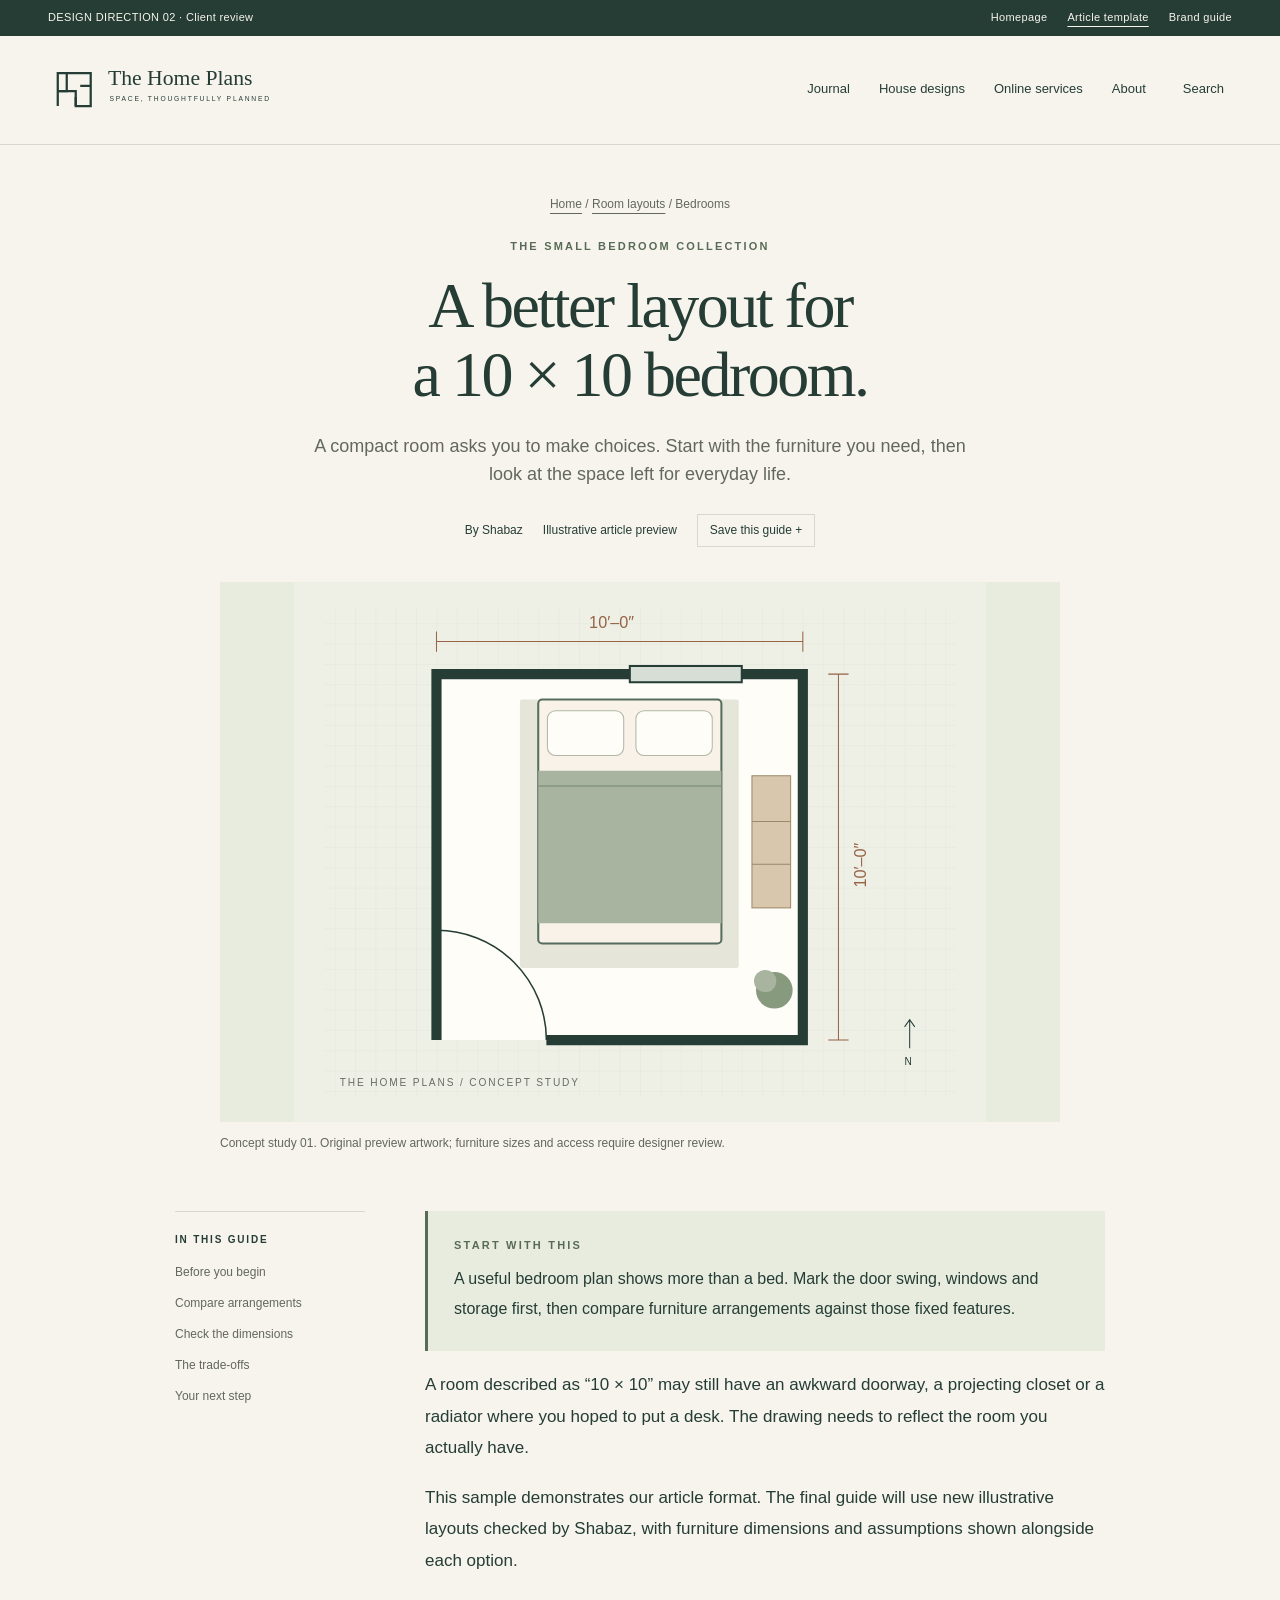
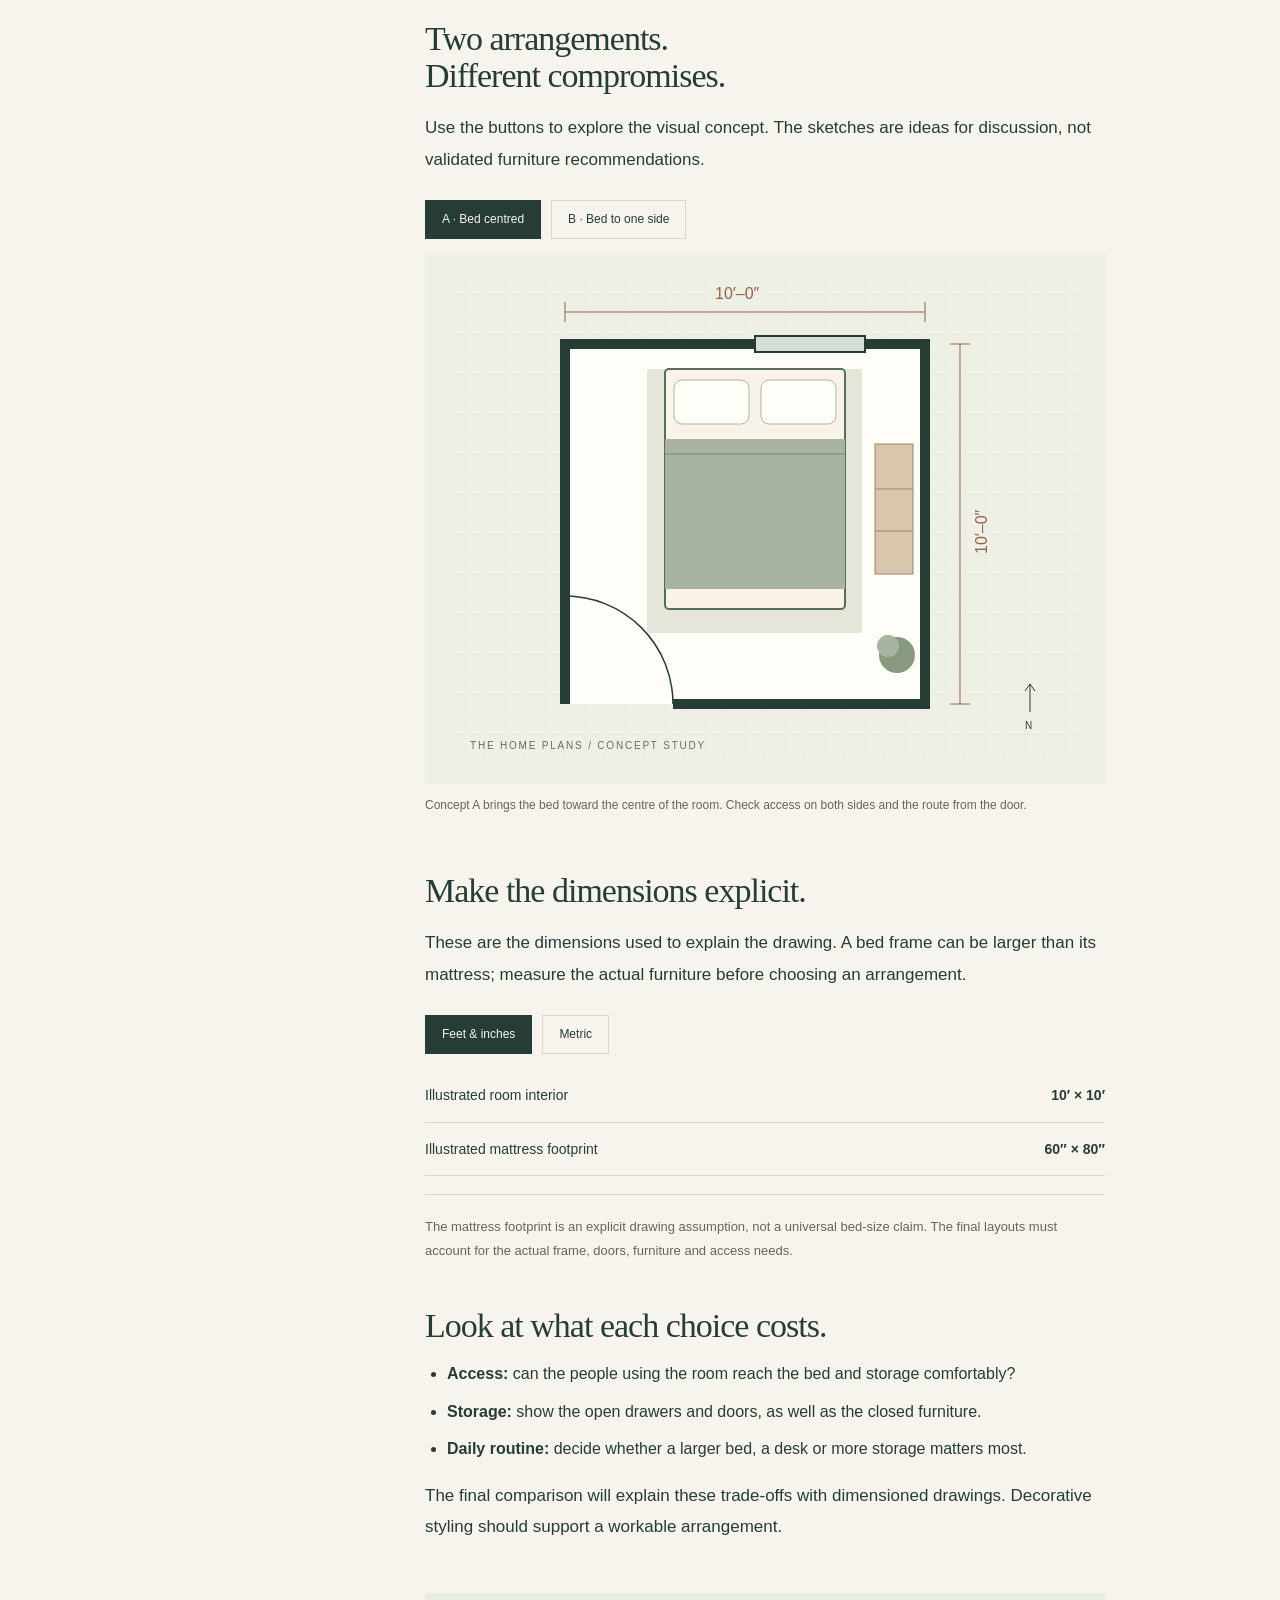
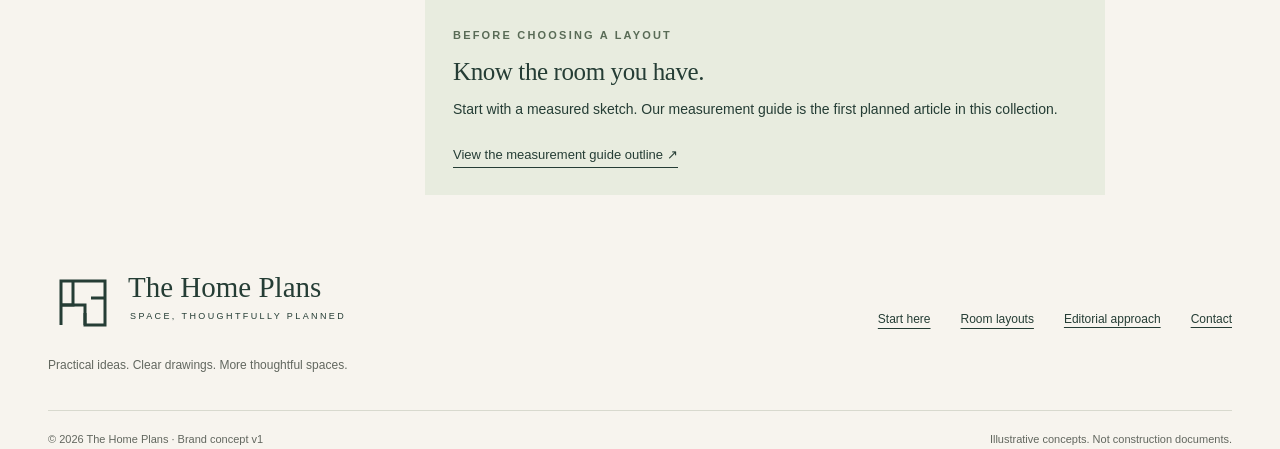
<file: article.html>
<!doctype html><html lang="en"><head><meta charset="utf-8"/><meta name="viewport" content="width=device-width,initial-scale=1"/><meta name="robots" content="noindex,nofollow"/><meta name="description" content="The Home Plans brand and editorial website design preview."/><title>Thoughtful spaces, practical plans | The Home Plans</title><link rel="icon" href="assets/mark.svg" type="image/svg+xml"/><link rel="stylesheet" href="style.css"/><link rel="stylesheet" href="direction.css"/></head><body><a class="skip" href="#main">Skip to content</a><div class="preview"><div class="wrap"><span class="status">DESIGN DIRECTION 02 · Client review</span><nav aria-label="Preview pages"><a href="index.html">Homepage</a><a href="article.html">Article template</a><a href="brand.html">Brand guide</a></nav></div></div><header><div class="wrap"><a class="logo" href="index.html" aria-label="The Home Plans home"><img src="assets/logo.svg" alt="The Home Plans" width="390" height="76"/></a><button class="menu-toggle" aria-expanded="false" aria-controls="main-nav">Menu ☰</button><nav id="main-nav" aria-label="Main navigation"><a href="blog.html">Journal</a><a href="designs.html">House designs</a><a href="services.html">Online services</a><a href="index.html#about">About</a><button class="search-trigger" aria-label="Search guides">Search</button></nav></div></header><main id="main"><div class="wrap"><div class="article-head"><div class="breadcrumbs"><a href="index.html">Home</a> / <a href="rooms.html">Room layouts</a> / Bedrooms</div><p class="eyebrow">The small bedroom collection</p><h1>A better layout for<br>a 10 × 10 bedroom.</h1><p class="intro">A compact room asks you to make choices. Start with the furniture you need, then look at the space left for everyday life.</p><div class="byline"><span>By Shabaz</span><span>Illustrative article preview</span><button class="save" id="save-guide" aria-pressed="false">Save this guide +</button></div></div><figure class="article-visual"><img src="assets/bedroom.svg" alt="Illustrative 10 by 10 bedroom concept with a queen mattress footprint" width="680" height="530"/><figcaption>Concept study 01. Original preview artwork; furniture sizes and access require designer review.</figcaption></figure><div class="article-body"><aside class="toc"><strong>IN THIS GUIDE</strong><a href="#start">Before you begin</a><a href="#compare">Compare arrangements</a><a href="#dimensions">Check the dimensions</a><a href="#tradeoffs">The trade-offs</a><a href="#next">Your next step</a></aside><article class="prose"><div class="answer" id="start"><span class="eyebrow">Start with this</span><p>A useful bedroom plan shows more than a bed. Mark the door swing, windows and storage first, then compare furniture arrangements against those fixed features.</p></div><p>A room described as “10 × 10” may still have an awkward doorway, a projecting closet or a radiator where you hoped to put a desk. The drawing needs to reflect the room you actually have.</p><p>This sample demonstrates our article format. The final guide will use new illustrative layouts checked by Shabaz, with furniture dimensions and assumptions shown alongside each option.</p><h2 id="compare">Two arrangements.<br>Different compromises.</h2><p>Use the buttons to explore the visual concept. The sketches are ideas for discussion, not validated furniture recommendations.</p><div class="controls" aria-label="Choose concept arrangement"><button class="seg layout-button" data-layout="bedroom" aria-pressed="true">A · Bed centred</button><button class="seg layout-button" data-layout="bedroom-side" aria-pressed="false">B · Bed to one side</button></div><figure style="margin:0"><img id="comparison-plan" src="assets/bedroom.svg" alt="Concept A: centred bed arrangement" width="680" height="530"/><figcaption id="comparison-caption">Concept A brings the bed toward the centre of the room. Check access on both sides and the route from the door.</figcaption></figure><h2 id="dimensions">Make the dimensions explicit.</h2><p>These are the dimensions used to explain the drawing. A bed frame can be larger than its mattress; measure the actual furniture before choosing an arrangement.</p><div class="controls" aria-label="Display units"><button class="seg unit-button" data-unit="imperial" aria-pressed="true">Feet & inches</button><button class="seg unit-button" data-unit="metric" aria-pressed="false">Metric</button></div><div class="dimension"><span>Illustrated room interior</span><strong data-imperial="10′ × 10′" data-metric="3.048 × 3.048 m">10′ × 10′</strong></div><div class="dimension"><span>Illustrated mattress footprint</span><strong data-imperial="60″ × 80″" data-metric="1,524 × 2,032 mm">60″ × 80″</strong></div><p class="notice">The mattress footprint is an explicit drawing assumption, not a universal bed-size claim. The final layouts must account for the actual frame, doors, furniture and access needs.</p><h2 id="tradeoffs">Look at what each choice costs.</h2><ul><li><strong>Access:</strong> can the people using the room reach the bed and storage comfortably?</li><li><strong>Storage:</strong> show the open drawers and doors, as well as the closed furniture.</li><li><strong>Daily routine:</strong> decide whether a larger bed, a desk or more storage matters most.</li></ul><p>The final comparison will explain these trade-offs with dimensioned drawings. Decorative styling should support a workable arrangement.</p><div class="article-end" id="next"><span class="eyebrow">Before choosing a layout</span><h3 style="margin-top:12px">Know the room you have.</h3><p>Start with a measured sketch. Our measurement guide is the first planned article in this collection.</p><a class="text-link" href="#guide-measure" data-outline="measure">View the measurement guide outline ↗</a></div></article></div></div></main><footer class="wrap"><div class="footer-top"><div><a href="index.html" class="logo"><img src="assets/logo.svg" alt="The Home Plans" width="390" height="76"/></a><p>Practical ideas. Clear drawings. More thoughtful spaces.</p></div><nav aria-label="Footer"><a href="start-here.html">Start here</a><a href="blog.html">Room layouts</a><button class="plain-btn" data-info="editorial">Editorial approach</button><button class="plain-btn" data-info="contact">Contact</button></nav></div><div class="bottom"><span>© 2026 The Home Plans · Brand concept v1</span><span>Illustrative concepts. Not construction documents.</span></div></footer><dialog id="search-dialog" aria-labelledby="search-title"><button class="close" aria-label="Close search">×</button><h2 id="search-title">Find your next step.</h2><label for="search-input" class="eyebrow">Search the planned guide library</label><input id="search-input" class="searchbox" type="search" placeholder="Try bedroom, measure or symbols…"/><ul class="results" id="search-results"></ul><p id="search-count" aria-live="polite"></p></dialog><dialog id="info-dialog" aria-labelledby="info-title"><button class="close" aria-label="Close details">×</button><span class="eyebrow" id="info-label">Preview note</span><h2 id="info-title"></h2><p id="info-body"></p><button class="button secondary" data-close>Back to exploring</button></dialog><div class="status-toast" role="status" aria-live="polite"></div><script src="guides.js"></script><script src="app.js"></script></body></html>
</file>
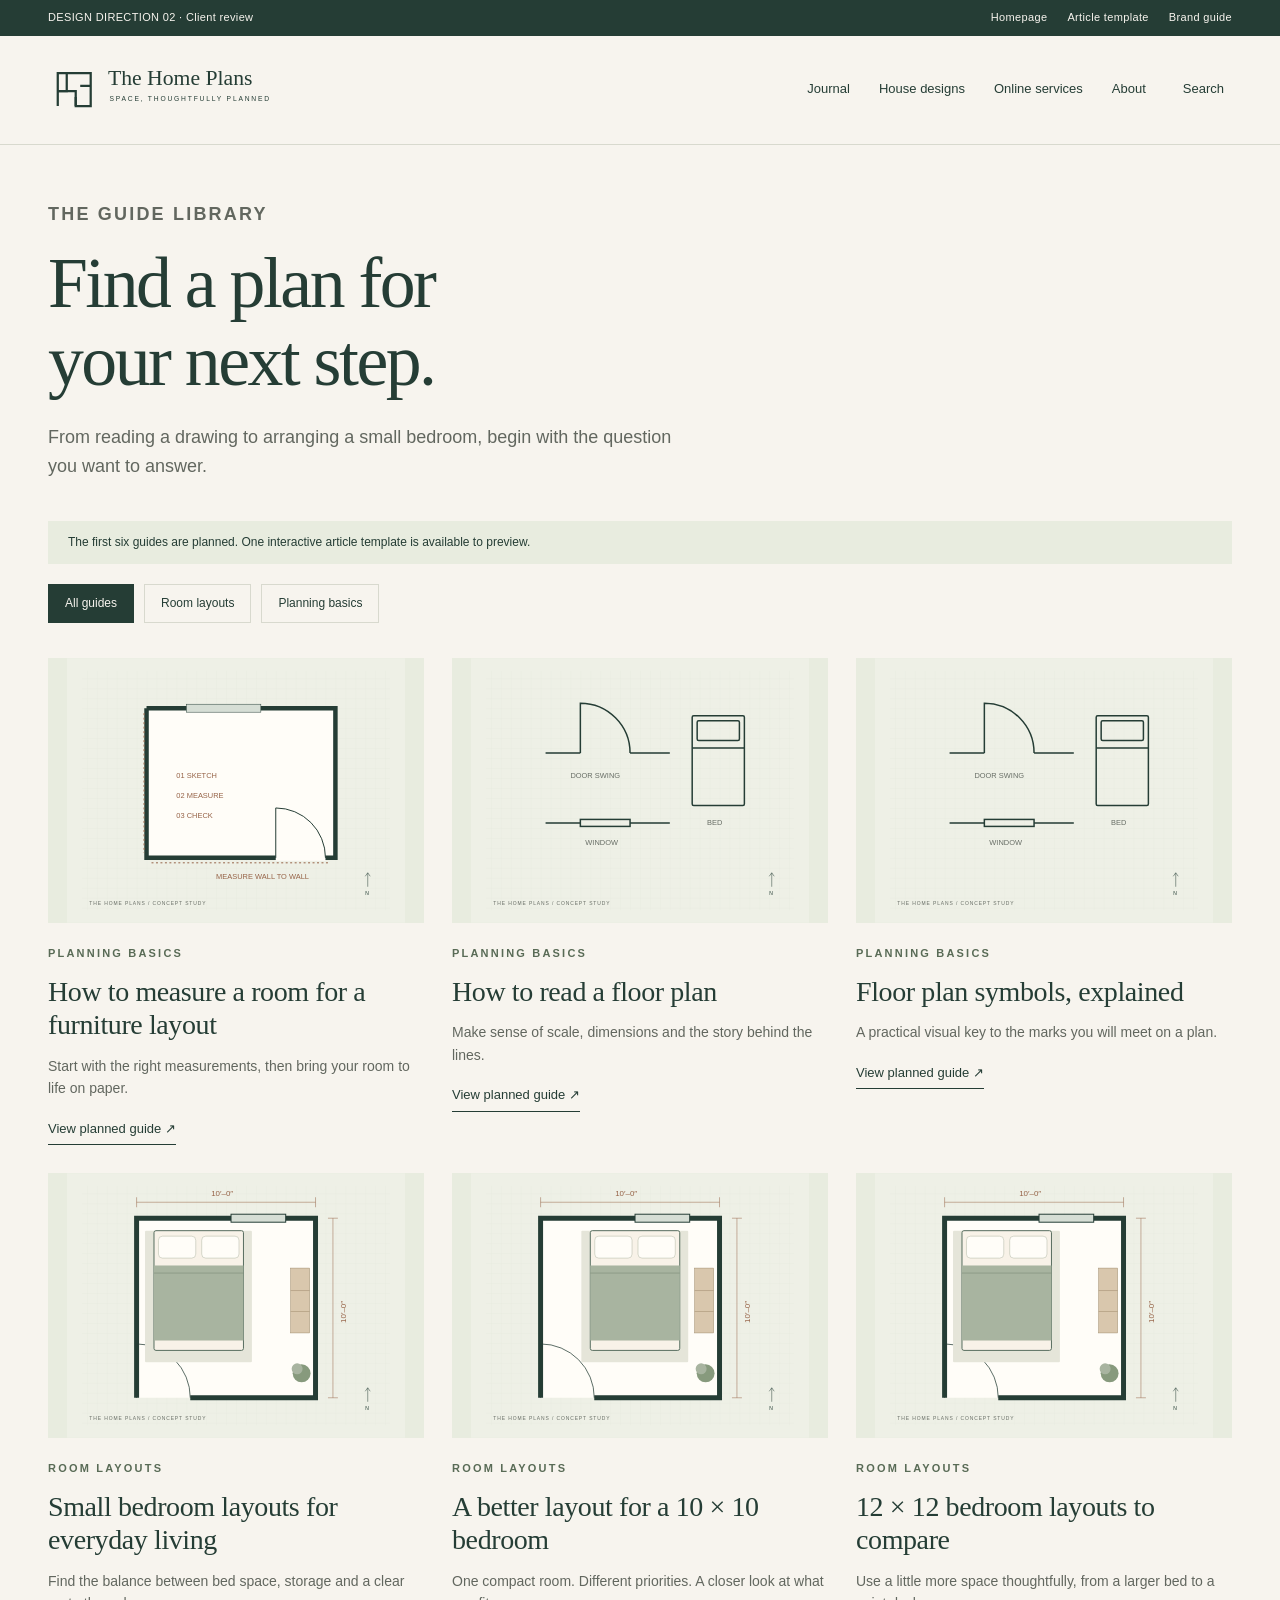
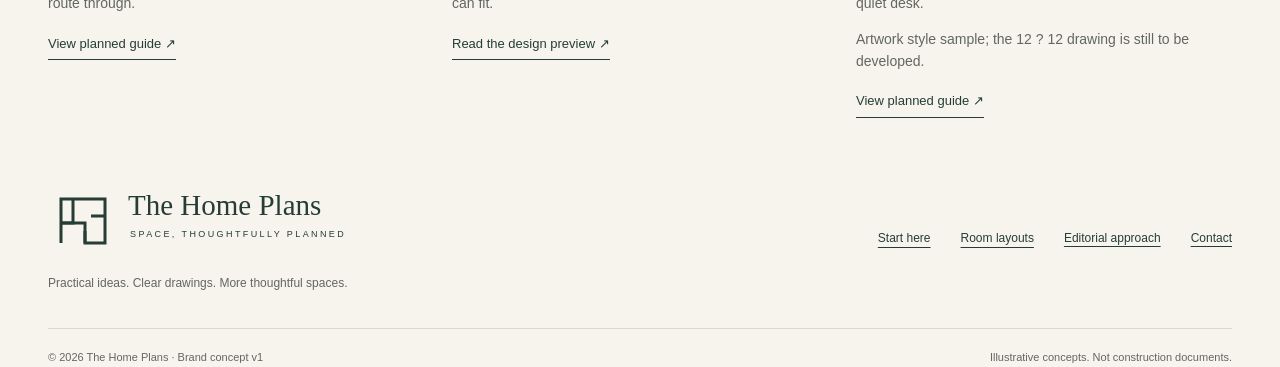
<file: blog.html>
<!doctype html><html lang="en"><head><meta charset="utf-8"/><meta name="viewport" content="width=device-width,initial-scale=1"/><meta name="robots" content="noindex,nofollow"/><meta name="description" content="The Home Plans brand and editorial website design preview."/><title>Thoughtful spaces, practical plans | The Home Plans</title><link rel="icon" href="assets/mark.svg" type="image/svg+xml"/><link rel="stylesheet" href="style.css"/><link rel="stylesheet" href="direction.css"/></head><body><a class="skip" href="#main">Skip to content</a><div class="preview"><div class="wrap"><span class="status">DESIGN DIRECTION 02 · Client review</span><nav aria-label="Preview pages"><a href="index.html">Homepage</a><a href="article.html">Article template</a><a href="brand.html">Brand guide</a></nav></div></div><header><div class="wrap"><a class="logo" href="index.html" aria-label="The Home Plans home"><img src="assets/logo.svg" alt="The Home Plans" width="390" height="76"/></a><button class="menu-toggle" aria-expanded="false" aria-controls="main-nav">Menu ☰</button><nav id="main-nav" aria-label="Main navigation"><a href="blog.html">Journal</a><a href="designs.html">House designs</a><a href="services.html">Online services</a><a href="index.html#about">About</a><button class="search-trigger" aria-label="Search guides">Search</button></nav></div></header><main id="main"><div class="wrap"><section class="page-title"><p class="eyebrow">The guide library</p><h1>Find a plan for<br>your next step.</h1><p>From reading a drawing to arranging a small bedroom, begin with the question you want to answer.</p></section><div class="preview-note">The first six guides are planned. One interactive article template is available to preview.</div><div class="filters" aria-label="Filter guides"><button class="seg" data-filter="all" aria-pressed="true">All guides</button><button class="seg" data-filter="Room layouts" aria-pressed="false">Room layouts</button><button class="seg" data-filter="Planning basics" aria-pressed="false">Planning basics</button></div><div class="cards" style="padding-bottom:65px"><article class="card" data-category="Planning basics"><a class="picture" href="#guide-measure" data-outline="measure"><img src="assets/measure.svg" alt="Illustrative diagram style for planning basics" width="680" height="530" loading="lazy"/></a><span class="eyebrow">Planning basics</span><h3><a href="#guide-measure" data-outline="measure">How to measure a room for a furniture layout</a></h3><p>Start with the right measurements, then bring your room to life on paper.</p><a class="text-link" href="#guide-measure" data-outline="measure">View planned guide ↗</a></article><article class="card" data-category="Planning basics"><a class="picture" href="#guide-read" data-outline="read"><img src="assets/symbols.svg" alt="Illustrative diagram style for planning basics" width="680" height="530" loading="lazy"/></a><span class="eyebrow">Planning basics</span><h3><a href="#guide-read" data-outline="read">How to read a floor plan</a></h3><p>Make sense of scale, dimensions and the story behind the lines.</p><a class="text-link" href="#guide-read" data-outline="read">View planned guide ↗</a></article><article class="card" data-category="Planning basics"><a class="picture" href="#guide-symbols" data-outline="symbols"><img src="assets/symbols.svg" alt="Illustrative diagram style for planning basics" width="680" height="530" loading="lazy"/></a><span class="eyebrow">Planning basics</span><h3><a href="#guide-symbols" data-outline="symbols">Floor plan symbols, explained</a></h3><p>A practical visual key to the marks you will meet on a plan.</p><a class="text-link" href="#guide-symbols" data-outline="symbols">View planned guide ↗</a></article><article class="card" data-category="Room layouts"><a class="picture" href="#guide-small" data-outline="small"><img src="assets/bedroom-side.svg" alt="Illustrative diagram style for room layouts" width="680" height="530" loading="lazy"/></a><span class="eyebrow">Room layouts</span><h3><a href="#guide-small" data-outline="small">Small bedroom layouts for everyday living</a></h3><p>Find the balance between bed space, storage and a clear route through.</p><a class="text-link" href="#guide-small" data-outline="small">View planned guide ↗</a></article><article class="card" data-category="Room layouts"><a class="picture" href="article.html"><img src="assets/bedroom.svg" alt="Illustrative diagram style for room layouts" width="680" height="530" loading="lazy"/></a><span class="eyebrow">Room layouts</span><h3><a href="article.html">A better layout for a 10 × 10 bedroom</a></h3><p>One compact room. Different priorities. A closer look at what can fit.</p><a class="text-link" href="article.html">Read the design preview ↗</a></article><article class="card" data-category="Room layouts"><a class="picture" href="#guide-12x12" data-outline="12x12"><img src="assets/bedroom-side.svg" alt="Illustrative diagram style for room layouts" width="680" height="530" loading="lazy"/></a><span class="eyebrow">Room layouts</span><h3><a href="#guide-12x12" data-outline="12x12">12 × 12 bedroom layouts to compare</a></h3><p>Use a little more space thoughtfully, from a larger bed to a quiet desk.</p><p class="small-note">Artwork style sample; the 12 ? 12 drawing is still to be developed.</p><a class="text-link" href="#guide-12x12" data-outline="12x12">View planned guide ↗</a></article></div></div></main><footer class="wrap"><div class="footer-top"><div><a href="index.html" class="logo"><img src="assets/logo.svg" alt="The Home Plans" width="390" height="76"/></a><p>Practical ideas. Clear drawings. More thoughtful spaces.</p></div><nav aria-label="Footer"><a href="start-here.html">Start here</a><a href="blog.html">Room layouts</a><button class="plain-btn" data-info="editorial">Editorial approach</button><button class="plain-btn" data-info="contact">Contact</button></nav></div><div class="bottom"><span>© 2026 The Home Plans · Brand concept v1</span><span>Illustrative concepts. Not construction documents.</span></div></footer><dialog id="search-dialog" aria-labelledby="search-title"><button class="close" aria-label="Close search">×</button><h2 id="search-title">Find your next step.</h2><label for="search-input" class="eyebrow">Search the planned guide library</label><input id="search-input" class="searchbox" type="search" placeholder="Try bedroom, measure or symbols…"/><ul class="results" id="search-results"></ul><p id="search-count" aria-live="polite"></p></dialog><dialog id="info-dialog" aria-labelledby="info-title"><button class="close" aria-label="Close details">×</button><span class="eyebrow" id="info-label">Preview note</span><h2 id="info-title"></h2><p id="info-body"></p><button class="button secondary" data-close>Back to exploring</button></dialog><div class="status-toast" role="status" aria-live="polite"></div><script src="guides.js"></script><script src="app.js"></script></body></html>
</file>
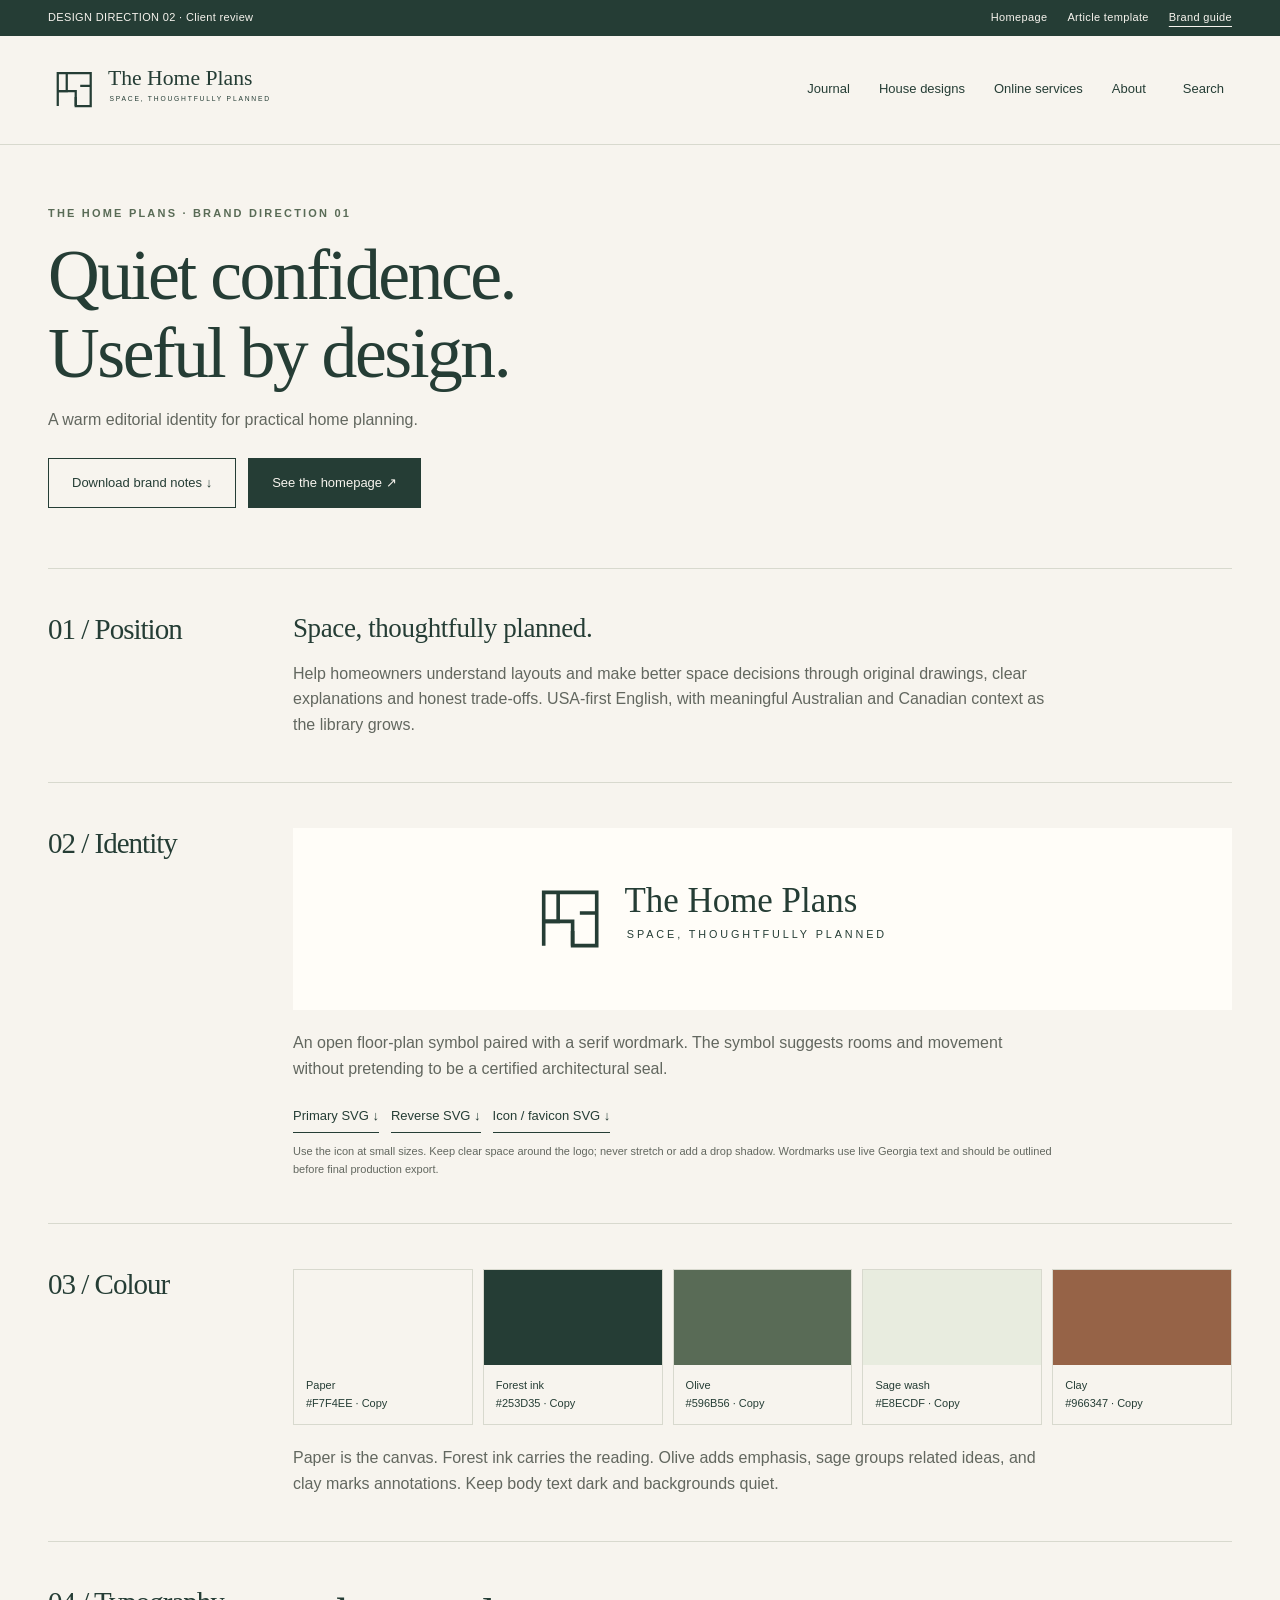
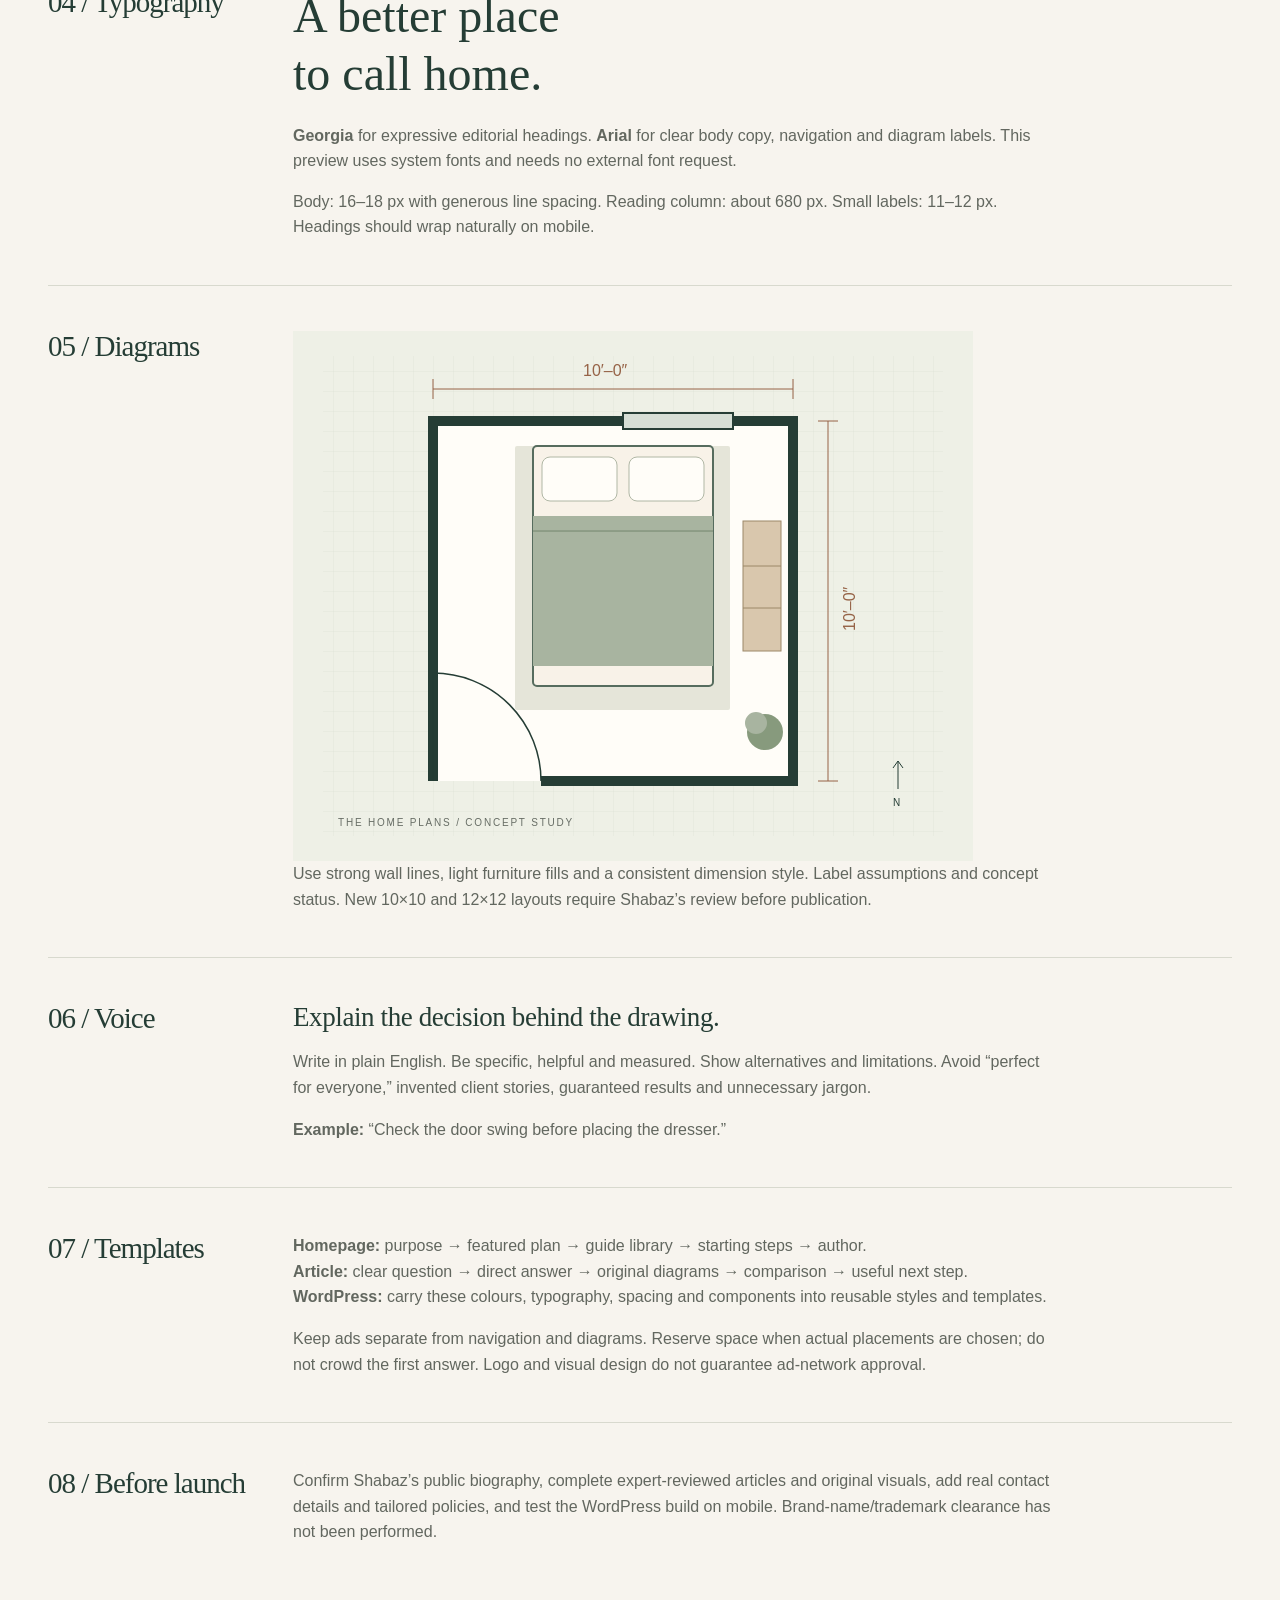
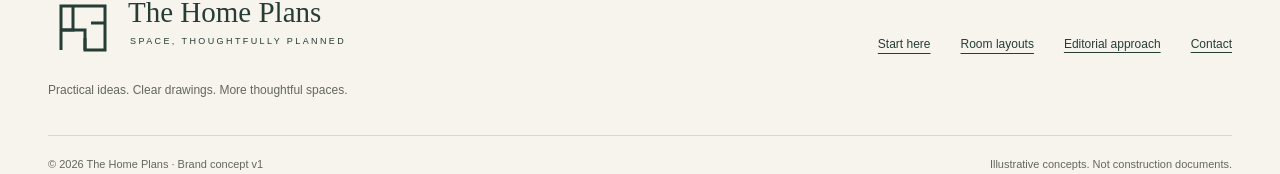
<file: brand.html>
<!doctype html><html lang="en"><head><meta charset="utf-8"/><meta name="viewport" content="width=device-width,initial-scale=1"/><meta name="robots" content="noindex,nofollow"/><meta name="description" content="The Home Plans brand and editorial website design preview."/><title>Thoughtful spaces, practical plans | The Home Plans</title><link rel="icon" href="assets/mark.svg" type="image/svg+xml"/><link rel="stylesheet" href="style.css"/><link rel="stylesheet" href="direction.css"/></head><body><a class="skip" href="#main">Skip to content</a><div class="preview"><div class="wrap"><span class="status">DESIGN DIRECTION 02 · Client review</span><nav aria-label="Preview pages"><a href="index.html">Homepage</a><a href="article.html">Article template</a><a href="brand.html">Brand guide</a></nav></div></div><header><div class="wrap"><a class="logo" href="index.html" aria-label="The Home Plans home"><img src="assets/logo.svg" alt="The Home Plans" width="390" height="76"/></a><button class="menu-toggle" aria-expanded="false" aria-controls="main-nav">Menu ☰</button><nav id="main-nav" aria-label="Main navigation"><a href="blog.html">Journal</a><a href="designs.html">House designs</a><a href="services.html">Online services</a><a href="index.html#about">About</a><button class="search-trigger" aria-label="Search guides">Search</button></nav></div></header><main id="main"><div class="wrap"><section class="brand-hero"><p class="eyebrow">The Home Plans · Brand direction 01</p><h1>Quiet confidence.<br>Useful by design.</h1><p class="muted">A warm editorial identity for practical home planning.</p><div class="brand-links"><a href="Brand-Guide.md" class="button secondary" download>Download brand notes ↓</a><a href="index.html" class="button">See the homepage ↗</a></div></section><section class="brand-row"><h2>01 / Position</h2><div><h3>Space, thoughtfully planned.</h3><p>Help homeowners understand layouts and make better space decisions through original drawings, clear explanations and honest trade-offs. USA-first English, with meaningful Australian and Canadian context as the library grows.</p></div></section><section class="brand-row"><h2>02 / Identity</h2><div><div class="logo-board"><img src="assets/logo.svg" alt="The Home Plans logo with floor-plan monogram" width="390" height="76"/></div><p>An open floor-plan symbol paired with a serif wordmark. The symbol suggests rooms and movement without pretending to be a certified architectural seal.</p><div class="brand-links"><a class="text-link" href="assets/logo.svg" download>Primary SVG ↓</a><a class="text-link" href="assets/logo-reverse.svg" download>Reverse SVG ↓</a><a class="text-link" href="assets/mark.svg" download>Icon / favicon SVG ↓</a></div><p class="small-note">Use the icon at small sizes. Keep clear space around the logo; never stretch or add a drop shadow. Wordmarks use live Georgia text and should be outlined before final production export.</p></div></section><section class="brand-row"><h2>03 / Colour</h2><div><div class="palette"><button class="swatch" data-copy="#F7F4EE"><span class="color" style="background:#F7F4EE"></span><span class="swatch-text">Paper<br>#F7F4EE · Copy</span></button><button class="swatch" data-copy="#253D35"><span class="color" style="background:#253D35"></span><span class="swatch-text">Forest ink<br>#253D35 · Copy</span></button><button class="swatch" data-copy="#596B56"><span class="color" style="background:#596B56"></span><span class="swatch-text">Olive<br>#596B56 · Copy</span></button><button class="swatch" data-copy="#E8ECDF"><span class="color" style="background:#E8ECDF"></span><span class="swatch-text">Sage wash<br>#E8ECDF · Copy</span></button><button class="swatch" data-copy="#966347"><span class="color" style="background:#966347"></span><span class="swatch-text">Clay<br>#966347 · Copy</span></button></div><p style="margin-top:20px">Paper is the canvas. Forest ink carries the reading. Olive adds emphasis, sage groups related ideas, and clay marks annotations. Keep body text dark and backgrounds quiet.</p></div></section><section class="brand-row"><h2>04 / Typography</h2><div><div class="type-demo">A better place<br>to call home.</div><p><strong>Georgia</strong> for expressive editorial headings. <strong>Arial</strong> for clear body copy, navigation and diagram labels. This preview uses system fonts and needs no external font request.</p><p style="margin-top:15px">Body: 16–18 px with generous line spacing. Reading column: about 680 px. Small labels: 11–12 px. Headings should wrap naturally on mobile.</p></div></section><section class="brand-row"><h2>05 / Diagrams</h2><div><img src="assets/bedroom.svg" alt="Illustrative plan style with muted green furniture and clay dimension labels" width="680" height="530"/><p>Use strong wall lines, light furniture fills and a consistent dimension style. Label assumptions and concept status. New 10×10 and 12×12 layouts require Shabaz’s review before publication.</p></div></section><section class="brand-row"><h2>06 / Voice</h2><div><h3>Explain the decision behind the drawing.</h3><p>Write in plain English. Be specific, helpful and measured. Show alternatives and limitations. Avoid “perfect for everyone,” invented client stories, guaranteed results and unnecessary jargon.</p><p style="margin-top:16px"><strong>Example:</strong> “Check the door swing before placing the dresser.”</p></div></section><section class="brand-row"><h2>07 / Templates</h2><div><p><strong>Homepage:</strong> purpose → featured plan → guide library → starting steps → author.<br><strong>Article:</strong> clear question → direct answer → original diagrams → comparison → useful next step.<br><strong>WordPress:</strong> carry these colours, typography, spacing and components into reusable styles and templates.</p><p style="margin-top:16px">Keep ads separate from navigation and diagrams. Reserve space when actual placements are chosen; do not crowd the first answer. Logo and visual design do not guarantee ad-network approval.</p></div></section><section class="brand-row"><h2>08 / Before launch</h2><div><p>Confirm Shabaz’s public biography, complete expert-reviewed articles and original visuals, add real contact details and tailored policies, and test the WordPress build on mobile. Brand-name/trademark clearance has not been performed.</p></div></section></div></main><footer class="wrap"><div class="footer-top"><div><a href="index.html" class="logo"><img src="assets/logo.svg" alt="The Home Plans" width="390" height="76"/></a><p>Practical ideas. Clear drawings. More thoughtful spaces.</p></div><nav aria-label="Footer"><a href="start-here.html">Start here</a><a href="blog.html">Room layouts</a><button class="plain-btn" data-info="editorial">Editorial approach</button><button class="plain-btn" data-info="contact">Contact</button></nav></div><div class="bottom"><span>© 2026 The Home Plans · Brand concept v1</span><span>Illustrative concepts. Not construction documents.</span></div></footer><dialog id="search-dialog" aria-labelledby="search-title"><button class="close" aria-label="Close search">×</button><h2 id="search-title">Find your next step.</h2><label for="search-input" class="eyebrow">Search the planned guide library</label><input id="search-input" class="searchbox" type="search" placeholder="Try bedroom, measure or symbols…"/><ul class="results" id="search-results"></ul><p id="search-count" aria-live="polite"></p></dialog><dialog id="info-dialog" aria-labelledby="info-title"><button class="close" aria-label="Close details">×</button><span class="eyebrow" id="info-label">Preview note</span><h2 id="info-title"></h2><p id="info-body"></p><button class="button secondary" data-close>Back to exploring</button></dialog><div class="status-toast" role="status" aria-live="polite"></div><script src="guides.js"></script><script src="app.js"></script></body></html>
</file>
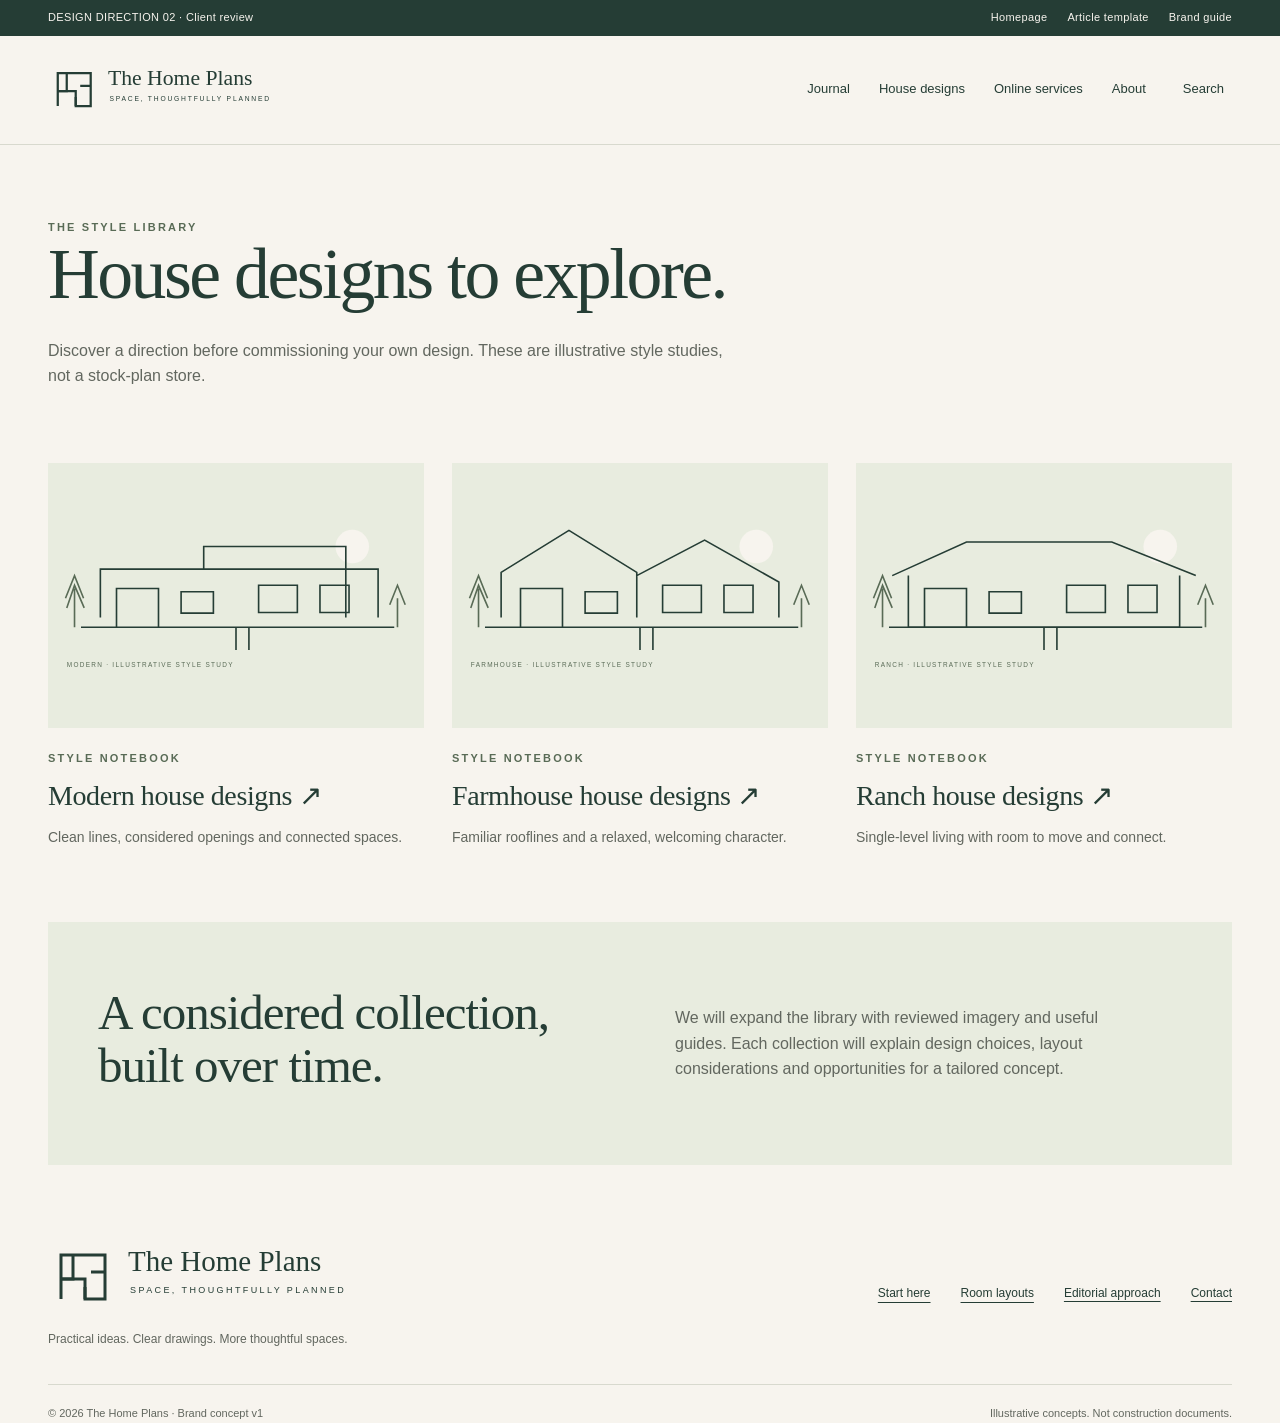
<file: designs.html>
<!doctype html><html lang="en"><head><meta charset="utf-8"/><meta name="viewport" content="width=device-width,initial-scale=1"/><meta name="robots" content="noindex,nofollow"/><meta name="description" content="The Home Plans brand and editorial website design preview."/><title>Thoughtful spaces, practical plans | The Home Plans</title><link rel="icon" href="assets/mark.svg" type="image/svg+xml"/><link rel="stylesheet" href="style.css"/><link rel="stylesheet" href="direction.css"/></head><body><a class="skip" href="#main">Skip to content</a><div class="preview"><div class="wrap"><span class="status">DESIGN DIRECTION 02 · Client review</span><nav aria-label="Preview pages"><a href="index.html">Homepage</a><a href="article.html">Article template</a><a href="brand.html">Brand guide</a></nav></div></div><header><div class="wrap"><a class="logo" href="index.html" aria-label="The Home Plans home"><img src="assets/logo.svg" alt="The Home Plans" width="390" height="76"/></a><button class="menu-toggle" aria-expanded="false" aria-controls="main-nav">Menu ☰</button><nav id="main-nav" aria-label="Main navigation"><a href="blog.html">Journal</a><a href="designs.html">House designs</a><a href="services.html">Online services</a><a href="index.html#about">About</a><button class="search-trigger" aria-label="Search guides">Search</button></nav></div></header><main id="main"><section class="wrap section"><p class="eyebrow">The style library</p><h1>House designs to explore.</h1><p class="lead">Discover a direction before commissioning your own design. These are illustrative style studies, not a stock-plan store.</p><div class="cards section"><article class="card"><a class="picture" href="modern.html"><img src="assets/modern.svg" alt="Original modern elevation concept illustration" width="580" height="260" loading="lazy"></a><span class="eyebrow">Style notebook</span><h3><a href="modern.html">Modern house designs ↗</a></h3><p>Clean lines, considered openings and connected spaces.</p></article><article class="card"><a class="picture" href="farmhouse.html"><img src="assets/farmhouse.svg" alt="Original farmhouse elevation concept illustration" width="580" height="260" loading="lazy"></a><span class="eyebrow">Style notebook</span><h3><a href="farmhouse.html">Farmhouse house designs ↗</a></h3><p>Familiar rooflines and a relaxed, welcoming character.</p></article><article class="card"><a class="picture" href="ranch.html"><img src="assets/ranch.svg" alt="Original ranch elevation concept illustration" width="580" height="260" loading="lazy"></a><span class="eyebrow">Style notebook</span><h3><a href="ranch.html">Ranch house designs ↗</a></h3><p>Single-level living with room to move and connect.</p></article></div><div class="feature"><h2>A considered collection,<br>built over time.</h2><p>We will expand the library with reviewed imagery and useful guides. Each collection will explain design choices, layout considerations and opportunities for a tailored concept.</p></div></section></main><footer class="wrap"><div class="footer-top"><div><a href="index.html" class="logo"><img src="assets/logo.svg" alt="The Home Plans" width="390" height="76"/></a><p>Practical ideas. Clear drawings. More thoughtful spaces.</p></div><nav aria-label="Footer"><a href="start-here.html">Start here</a><a href="blog.html">Room layouts</a><button class="plain-btn" data-info="editorial">Editorial approach</button><button class="plain-btn" data-info="contact">Contact</button></nav></div><div class="bottom"><span>© 2026 The Home Plans · Brand concept v1</span><span>Illustrative concepts. Not construction documents.</span></div></footer><dialog id="search-dialog" aria-labelledby="search-title"><button class="close" aria-label="Close search">×</button><h2 id="search-title">Find your next step.</h2><label for="search-input" class="eyebrow">Search the planned guide library</label><input id="search-input" class="searchbox" type="search" placeholder="Try bedroom, measure or symbols…"/><ul class="results" id="search-results"></ul><p id="search-count" aria-live="polite"></p></dialog><dialog id="info-dialog" aria-labelledby="info-title"><button class="close" aria-label="Close details">×</button><span class="eyebrow" id="info-label">Preview note</span><h2 id="info-title"></h2><p id="info-body"></p><button class="button secondary" data-close>Back to exploring</button></dialog><div class="status-toast" role="status" aria-live="polite"></div><script src="guides.js"></script><script src="app.js"></script></body></html>
</file>
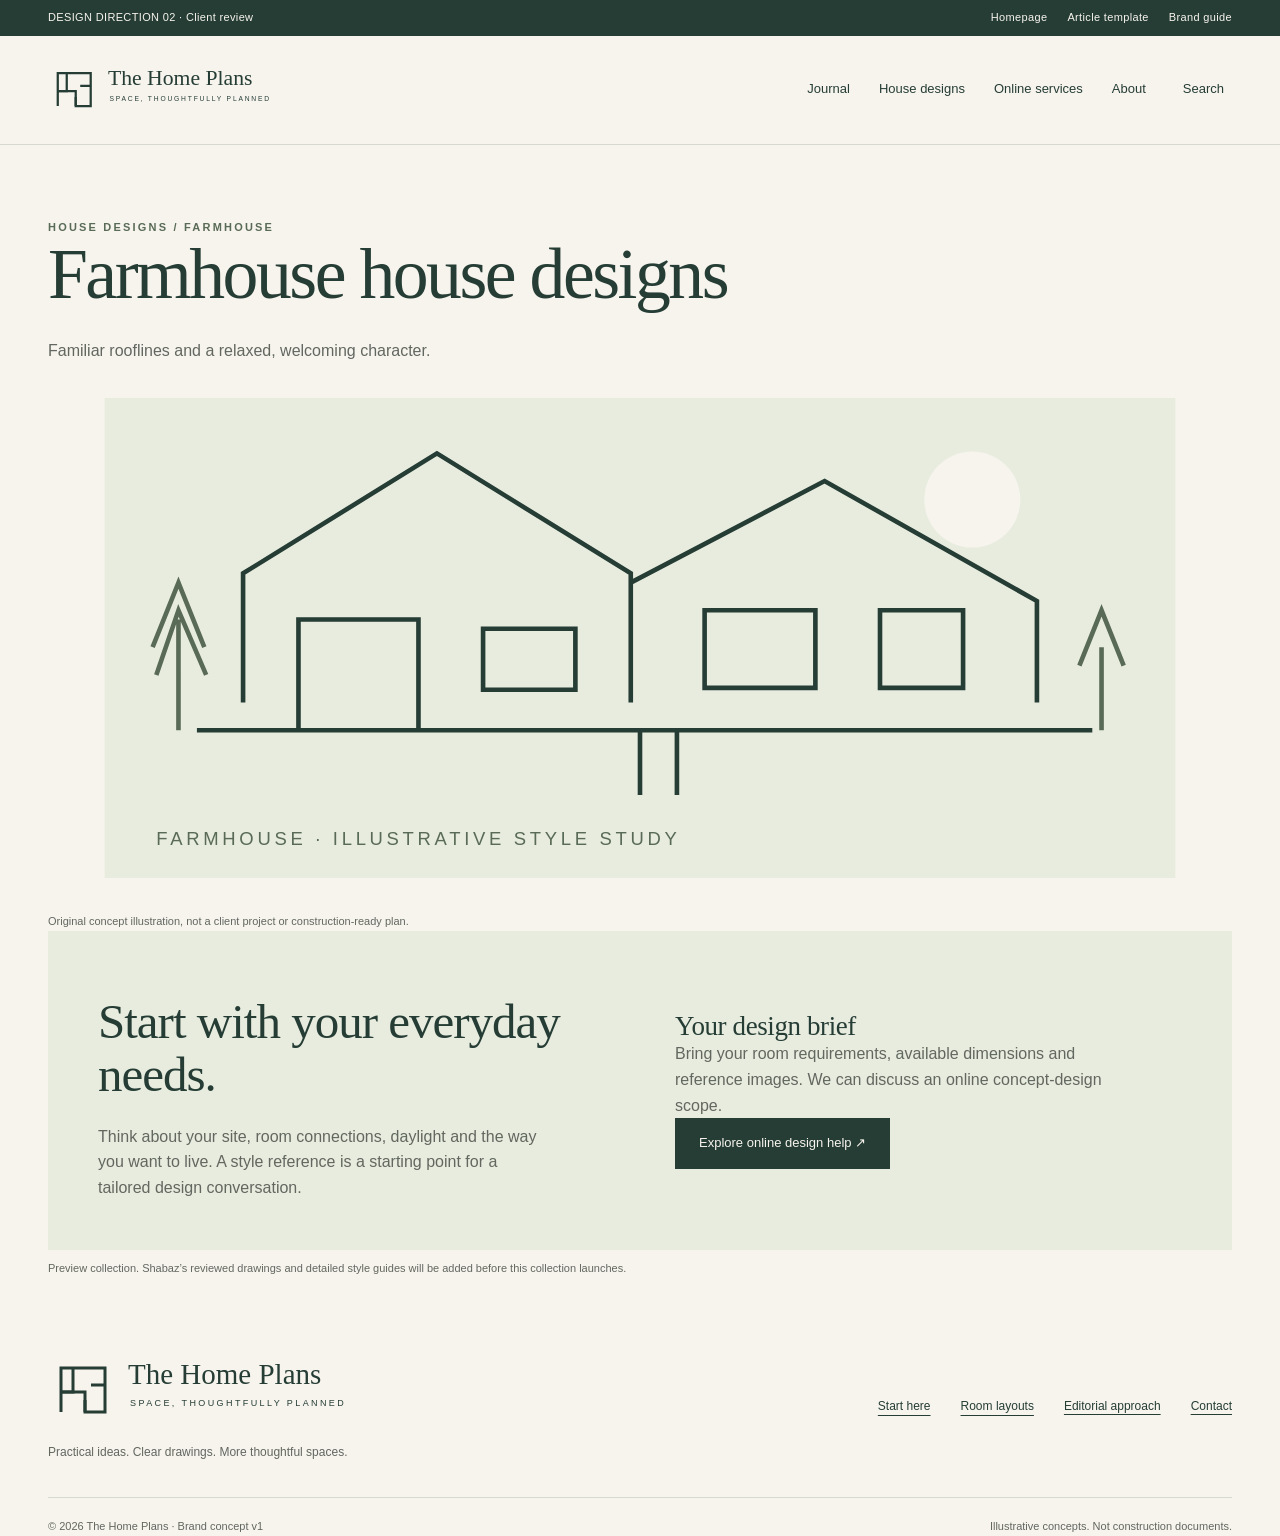
<file: farmhouse.html>
<!doctype html><html lang="en"><head><meta charset="utf-8"/><meta name="viewport" content="width=device-width,initial-scale=1"/><meta name="robots" content="noindex,nofollow"/><meta name="description" content="The Home Plans brand and editorial website design preview."/><title>Thoughtful spaces, practical plans | The Home Plans</title><link rel="icon" href="assets/mark.svg" type="image/svg+xml"/><link rel="stylesheet" href="style.css"/><link rel="stylesheet" href="direction.css"/></head><body><a class="skip" href="#main">Skip to content</a><div class="preview"><div class="wrap"><span class="status">DESIGN DIRECTION 02 · Client review</span><nav aria-label="Preview pages"><a href="index.html">Homepage</a><a href="article.html">Article template</a><a href="brand.html">Brand guide</a></nav></div></div><header><div class="wrap"><a class="logo" href="index.html" aria-label="The Home Plans home"><img src="assets/logo.svg" alt="The Home Plans" width="390" height="76"/></a><button class="menu-toggle" aria-expanded="false" aria-controls="main-nav">Menu ☰</button><nav id="main-nav" aria-label="Main navigation"><a href="blog.html">Journal</a><a href="designs.html">House designs</a><a href="services.html">Online services</a><a href="index.html#about">About</a><button class="search-trigger" aria-label="Search guides">Search</button></nav></div></header><main id="main"><section class="wrap section"><p class="eyebrow">House designs / Farmhouse</p><h1>Farmhouse house designs</h1><p class="lead">Familiar rooflines and a relaxed, welcoming character.</p><img class="wide-study" src="assets/farmhouse.svg" alt="Illustrative Farmhouse elevation study" width="580" height="260"><p class="small-note">Original concept illustration, not a client project or construction-ready plan.</p><div class="feature"><div><h2>Start with your everyday needs.</h2><p>Think about your site, room connections, daylight and the way you want to live. A style reference is a starting point for a tailored design conversation.</p></div><div><h3>Your design brief</h3><p>Bring your room requirements, available dimensions and reference images. We can discuss an online concept-design scope.</p><a class="button" href="services.html#enquiry">Explore online design help ↗</a></div></div><p class="small-note">Preview collection. Shabaz’s reviewed drawings and detailed style guides will be added before this collection launches.</p></section></main><footer class="wrap"><div class="footer-top"><div><a href="index.html" class="logo"><img src="assets/logo.svg" alt="The Home Plans" width="390" height="76"/></a><p>Practical ideas. Clear drawings. More thoughtful spaces.</p></div><nav aria-label="Footer"><a href="start-here.html">Start here</a><a href="blog.html">Room layouts</a><button class="plain-btn" data-info="editorial">Editorial approach</button><button class="plain-btn" data-info="contact">Contact</button></nav></div><div class="bottom"><span>© 2026 The Home Plans · Brand concept v1</span><span>Illustrative concepts. Not construction documents.</span></div></footer><dialog id="search-dialog" aria-labelledby="search-title"><button class="close" aria-label="Close search">×</button><h2 id="search-title">Find your next step.</h2><label for="search-input" class="eyebrow">Search the planned guide library</label><input id="search-input" class="searchbox" type="search" placeholder="Try bedroom, measure or symbols…"/><ul class="results" id="search-results"></ul><p id="search-count" aria-live="polite"></p></dialog><dialog id="info-dialog" aria-labelledby="info-title"><button class="close" aria-label="Close details">×</button><span class="eyebrow" id="info-label">Preview note</span><h2 id="info-title"></h2><p id="info-body"></p><button class="button secondary" data-close>Back to exploring</button></dialog><div class="status-toast" role="status" aria-live="polite"></div><script src="guides.js"></script><script src="app.js"></script></body></html>
</file>
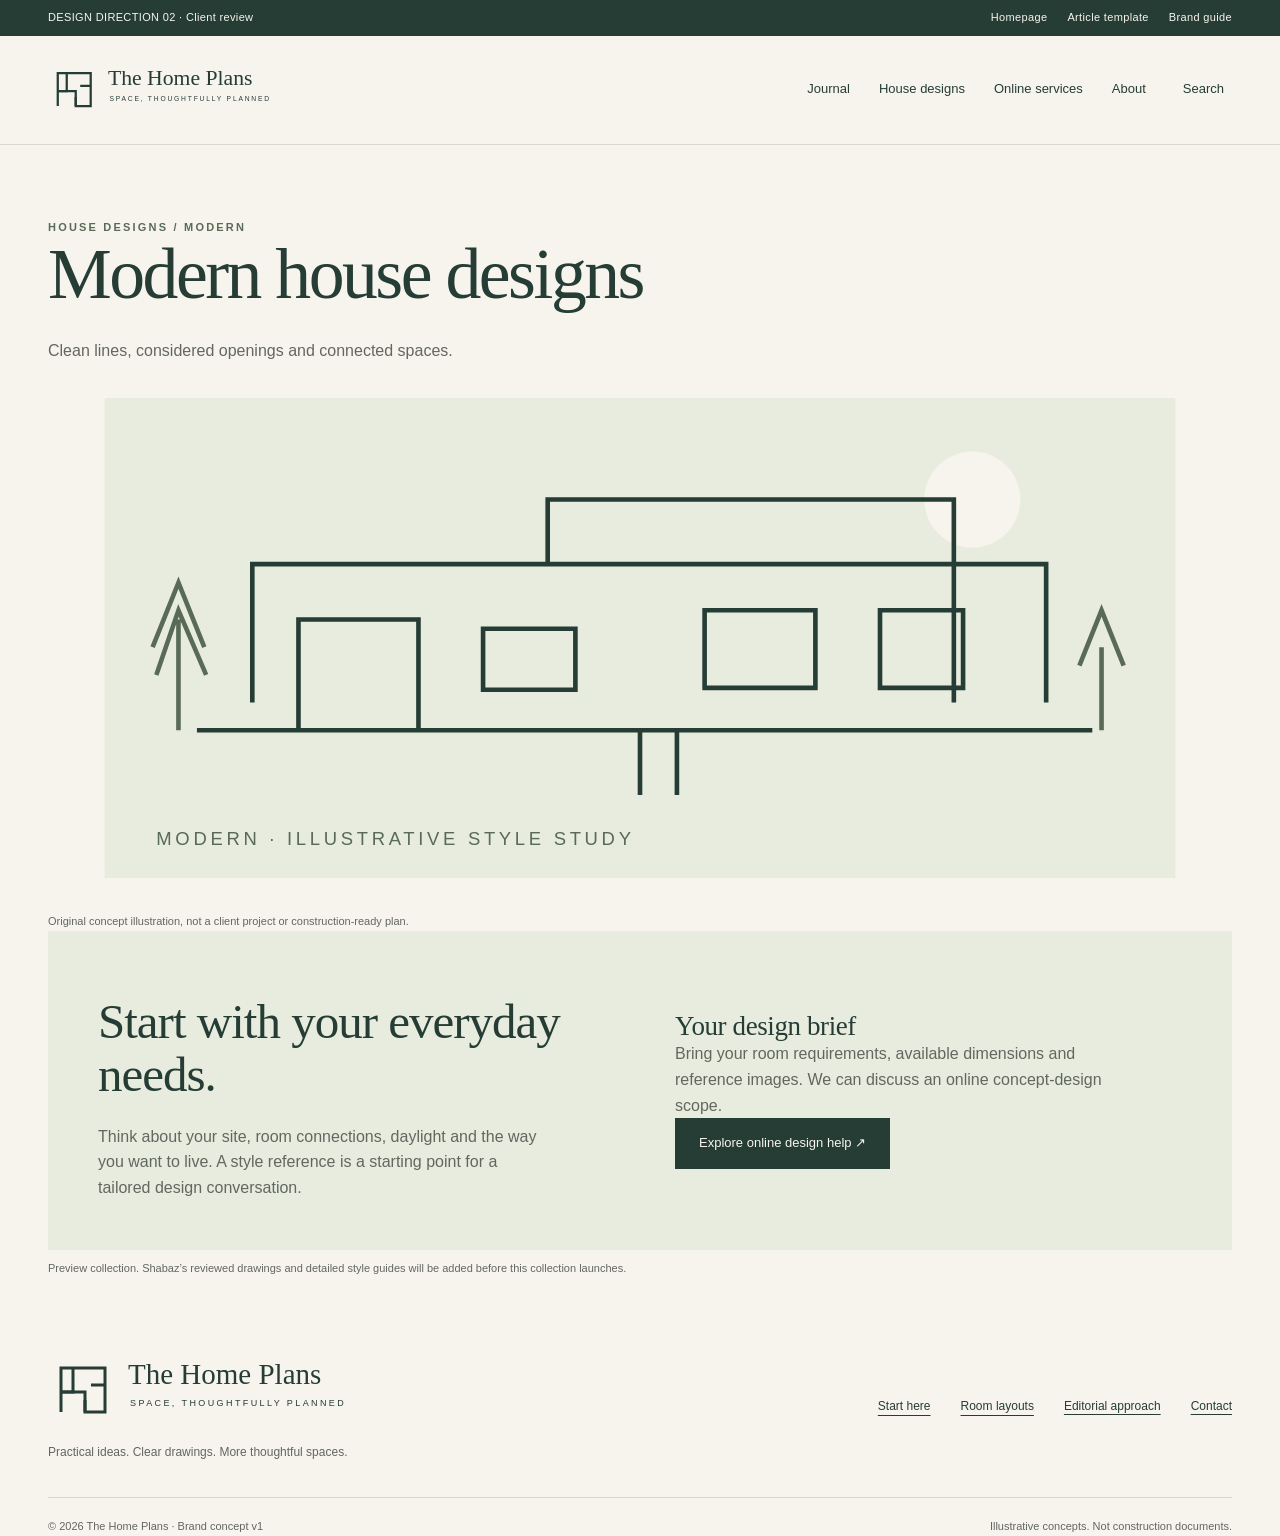
<file: modern.html>
<!doctype html><html lang="en"><head><meta charset="utf-8"/><meta name="viewport" content="width=device-width,initial-scale=1"/><meta name="robots" content="noindex,nofollow"/><meta name="description" content="The Home Plans brand and editorial website design preview."/><title>Thoughtful spaces, practical plans | The Home Plans</title><link rel="icon" href="assets/mark.svg" type="image/svg+xml"/><link rel="stylesheet" href="style.css"/><link rel="stylesheet" href="direction.css"/></head><body><a class="skip" href="#main">Skip to content</a><div class="preview"><div class="wrap"><span class="status">DESIGN DIRECTION 02 · Client review</span><nav aria-label="Preview pages"><a href="index.html">Homepage</a><a href="article.html">Article template</a><a href="brand.html">Brand guide</a></nav></div></div><header><div class="wrap"><a class="logo" href="index.html" aria-label="The Home Plans home"><img src="assets/logo.svg" alt="The Home Plans" width="390" height="76"/></a><button class="menu-toggle" aria-expanded="false" aria-controls="main-nav">Menu ☰</button><nav id="main-nav" aria-label="Main navigation"><a href="blog.html">Journal</a><a href="designs.html">House designs</a><a href="services.html">Online services</a><a href="index.html#about">About</a><button class="search-trigger" aria-label="Search guides">Search</button></nav></div></header><main id="main"><section class="wrap section"><p class="eyebrow">House designs / Modern</p><h1>Modern house designs</h1><p class="lead">Clean lines, considered openings and connected spaces.</p><img class="wide-study" src="assets/modern.svg" alt="Illustrative Modern elevation study" width="580" height="260"><p class="small-note">Original concept illustration, not a client project or construction-ready plan.</p><div class="feature"><div><h2>Start with your everyday needs.</h2><p>Think about your site, room connections, daylight and the way you want to live. A style reference is a starting point for a tailored design conversation.</p></div><div><h3>Your design brief</h3><p>Bring your room requirements, available dimensions and reference images. We can discuss an online concept-design scope.</p><a class="button" href="services.html#enquiry">Explore online design help ↗</a></div></div><p class="small-note">Preview collection. Shabaz’s reviewed drawings and detailed style guides will be added before this collection launches.</p></section></main><footer class="wrap"><div class="footer-top"><div><a href="index.html" class="logo"><img src="assets/logo.svg" alt="The Home Plans" width="390" height="76"/></a><p>Practical ideas. Clear drawings. More thoughtful spaces.</p></div><nav aria-label="Footer"><a href="start-here.html">Start here</a><a href="blog.html">Room layouts</a><button class="plain-btn" data-info="editorial">Editorial approach</button><button class="plain-btn" data-info="contact">Contact</button></nav></div><div class="bottom"><span>© 2026 The Home Plans · Brand concept v1</span><span>Illustrative concepts. Not construction documents.</span></div></footer><dialog id="search-dialog" aria-labelledby="search-title"><button class="close" aria-label="Close search">×</button><h2 id="search-title">Find your next step.</h2><label for="search-input" class="eyebrow">Search the planned guide library</label><input id="search-input" class="searchbox" type="search" placeholder="Try bedroom, measure or symbols…"/><ul class="results" id="search-results"></ul><p id="search-count" aria-live="polite"></p></dialog><dialog id="info-dialog" aria-labelledby="info-title"><button class="close" aria-label="Close details">×</button><span class="eyebrow" id="info-label">Preview note</span><h2 id="info-title"></h2><p id="info-body"></p><button class="button secondary" data-close>Back to exploring</button></dialog><div class="status-toast" role="status" aria-live="polite"></div><script src="guides.js"></script><script src="app.js"></script></body></html>
</file>
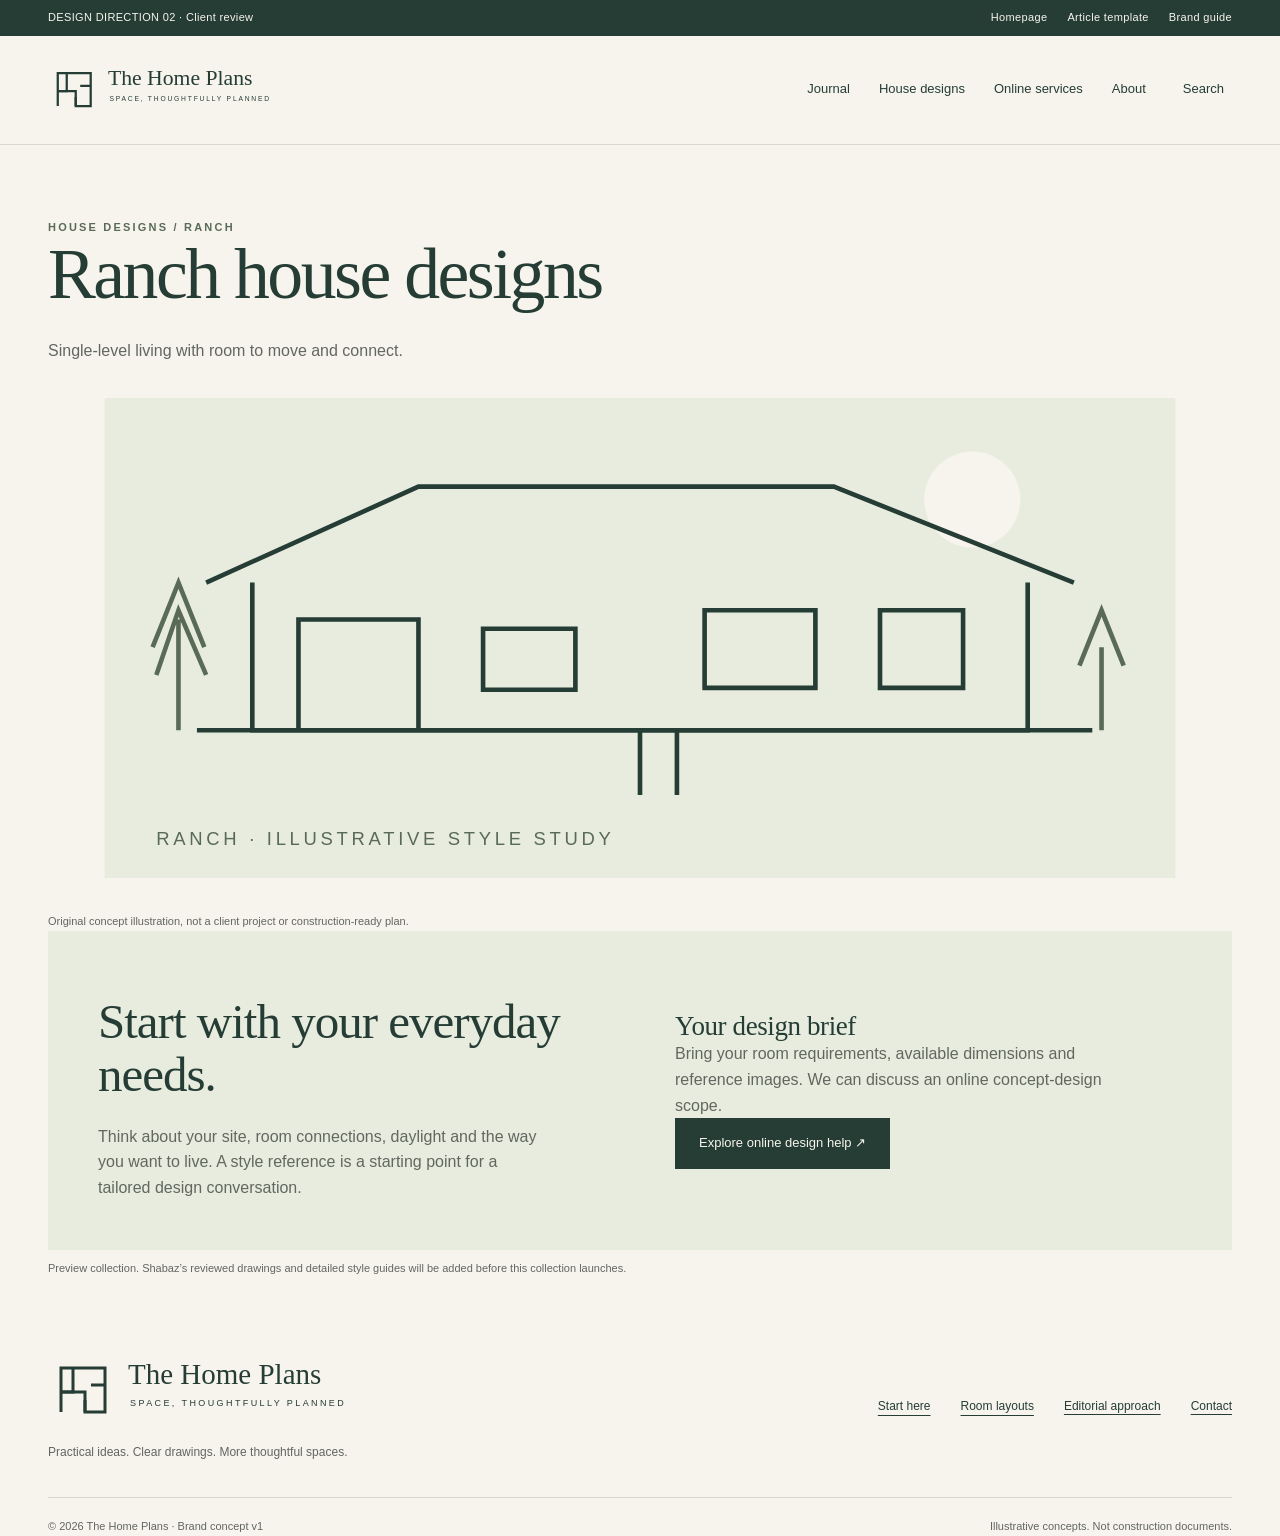
<file: ranch.html>
<!doctype html><html lang="en"><head><meta charset="utf-8"/><meta name="viewport" content="width=device-width,initial-scale=1"/><meta name="robots" content="noindex,nofollow"/><meta name="description" content="The Home Plans brand and editorial website design preview."/><title>Thoughtful spaces, practical plans | The Home Plans</title><link rel="icon" href="assets/mark.svg" type="image/svg+xml"/><link rel="stylesheet" href="style.css"/><link rel="stylesheet" href="direction.css"/></head><body><a class="skip" href="#main">Skip to content</a><div class="preview"><div class="wrap"><span class="status">DESIGN DIRECTION 02 · Client review</span><nav aria-label="Preview pages"><a href="index.html">Homepage</a><a href="article.html">Article template</a><a href="brand.html">Brand guide</a></nav></div></div><header><div class="wrap"><a class="logo" href="index.html" aria-label="The Home Plans home"><img src="assets/logo.svg" alt="The Home Plans" width="390" height="76"/></a><button class="menu-toggle" aria-expanded="false" aria-controls="main-nav">Menu ☰</button><nav id="main-nav" aria-label="Main navigation"><a href="blog.html">Journal</a><a href="designs.html">House designs</a><a href="services.html">Online services</a><a href="index.html#about">About</a><button class="search-trigger" aria-label="Search guides">Search</button></nav></div></header><main id="main"><section class="wrap section"><p class="eyebrow">House designs / Ranch</p><h1>Ranch house designs</h1><p class="lead">Single-level living with room to move and connect.</p><img class="wide-study" src="assets/ranch.svg" alt="Illustrative Ranch elevation study" width="580" height="260"><p class="small-note">Original concept illustration, not a client project or construction-ready plan.</p><div class="feature"><div><h2>Start with your everyday needs.</h2><p>Think about your site, room connections, daylight and the way you want to live. A style reference is a starting point for a tailored design conversation.</p></div><div><h3>Your design brief</h3><p>Bring your room requirements, available dimensions and reference images. We can discuss an online concept-design scope.</p><a class="button" href="services.html#enquiry">Explore online design help ↗</a></div></div><p class="small-note">Preview collection. Shabaz’s reviewed drawings and detailed style guides will be added before this collection launches.</p></section></main><footer class="wrap"><div class="footer-top"><div><a href="index.html" class="logo"><img src="assets/logo.svg" alt="The Home Plans" width="390" height="76"/></a><p>Practical ideas. Clear drawings. More thoughtful spaces.</p></div><nav aria-label="Footer"><a href="start-here.html">Start here</a><a href="blog.html">Room layouts</a><button class="plain-btn" data-info="editorial">Editorial approach</button><button class="plain-btn" data-info="contact">Contact</button></nav></div><div class="bottom"><span>© 2026 The Home Plans · Brand concept v1</span><span>Illustrative concepts. Not construction documents.</span></div></footer><dialog id="search-dialog" aria-labelledby="search-title"><button class="close" aria-label="Close search">×</button><h2 id="search-title">Find your next step.</h2><label for="search-input" class="eyebrow">Search the planned guide library</label><input id="search-input" class="searchbox" type="search" placeholder="Try bedroom, measure or symbols…"/><ul class="results" id="search-results"></ul><p id="search-count" aria-live="polite"></p></dialog><dialog id="info-dialog" aria-labelledby="info-title"><button class="close" aria-label="Close details">×</button><span class="eyebrow" id="info-label">Preview note</span><h2 id="info-title"></h2><p id="info-body"></p><button class="button secondary" data-close>Back to exploring</button></dialog><div class="status-toast" role="status" aria-live="polite"></div><script src="guides.js"></script><script src="app.js"></script></body></html>
</file>
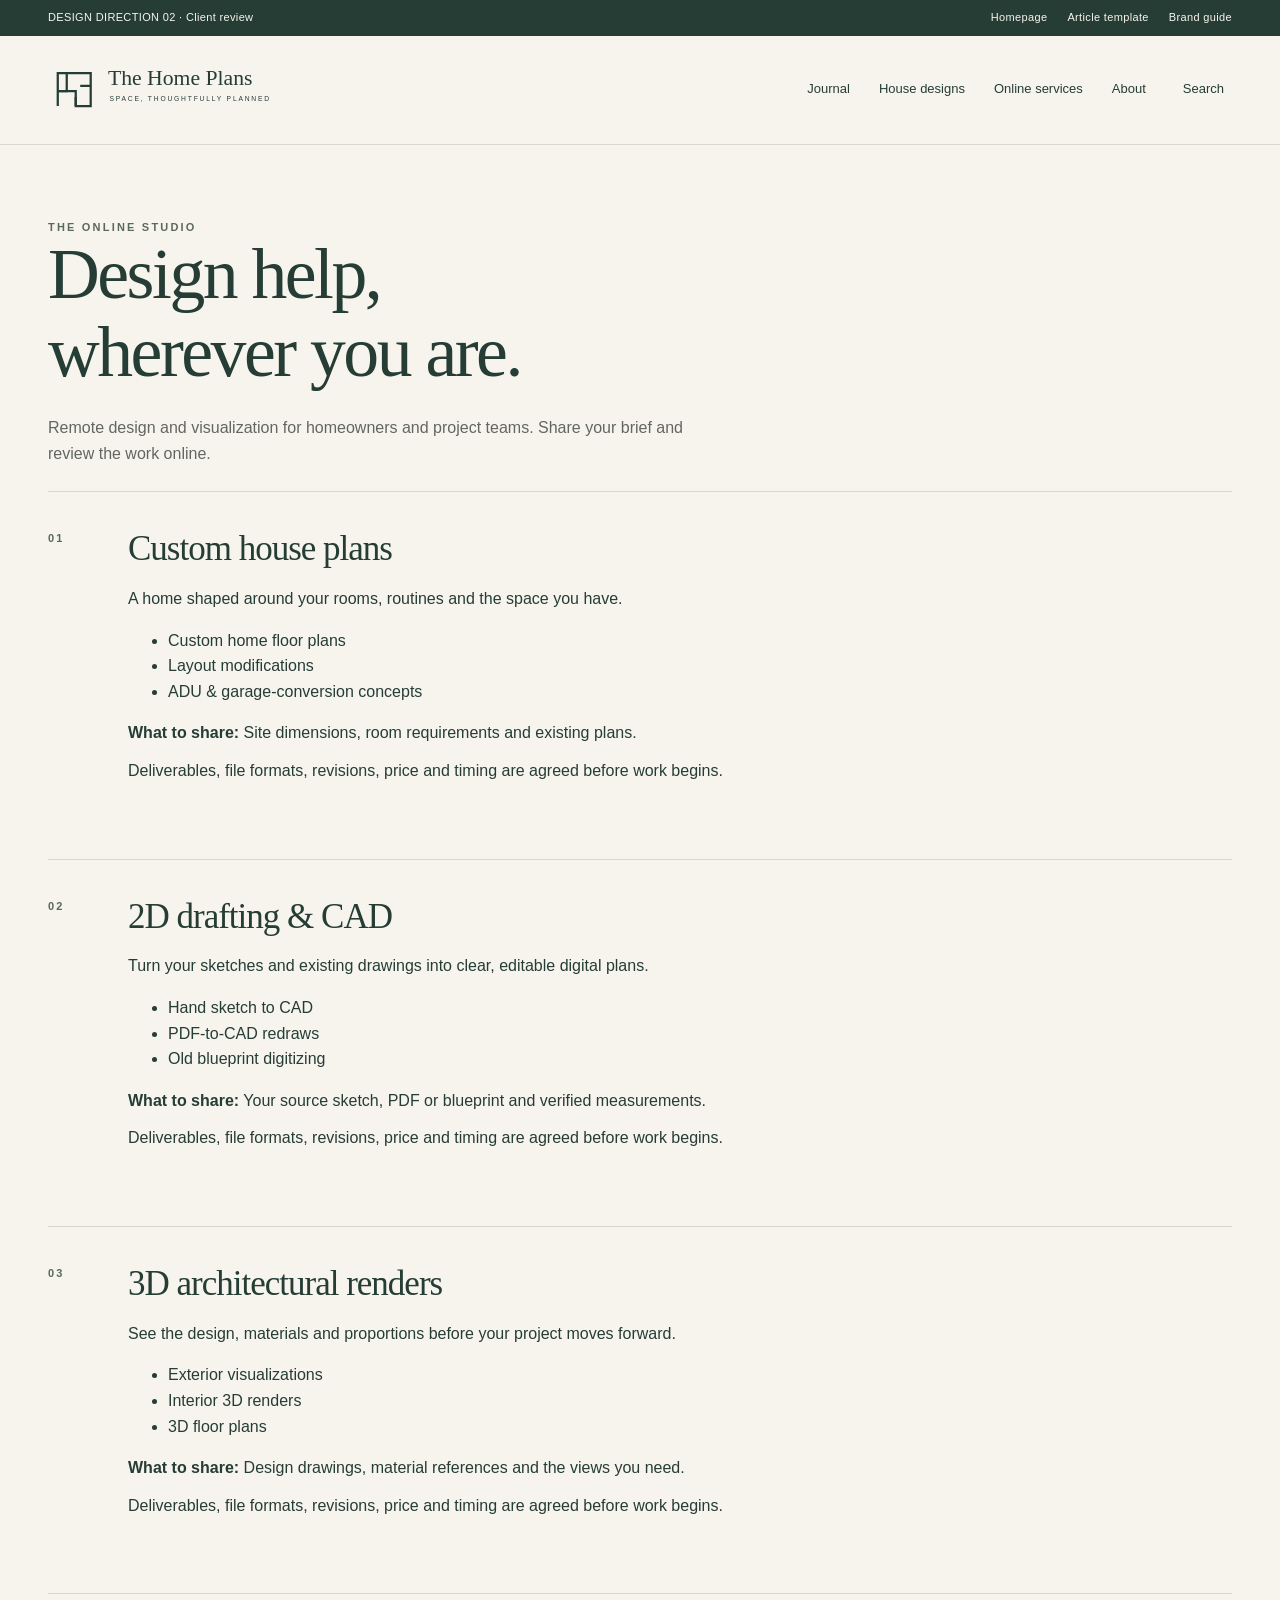
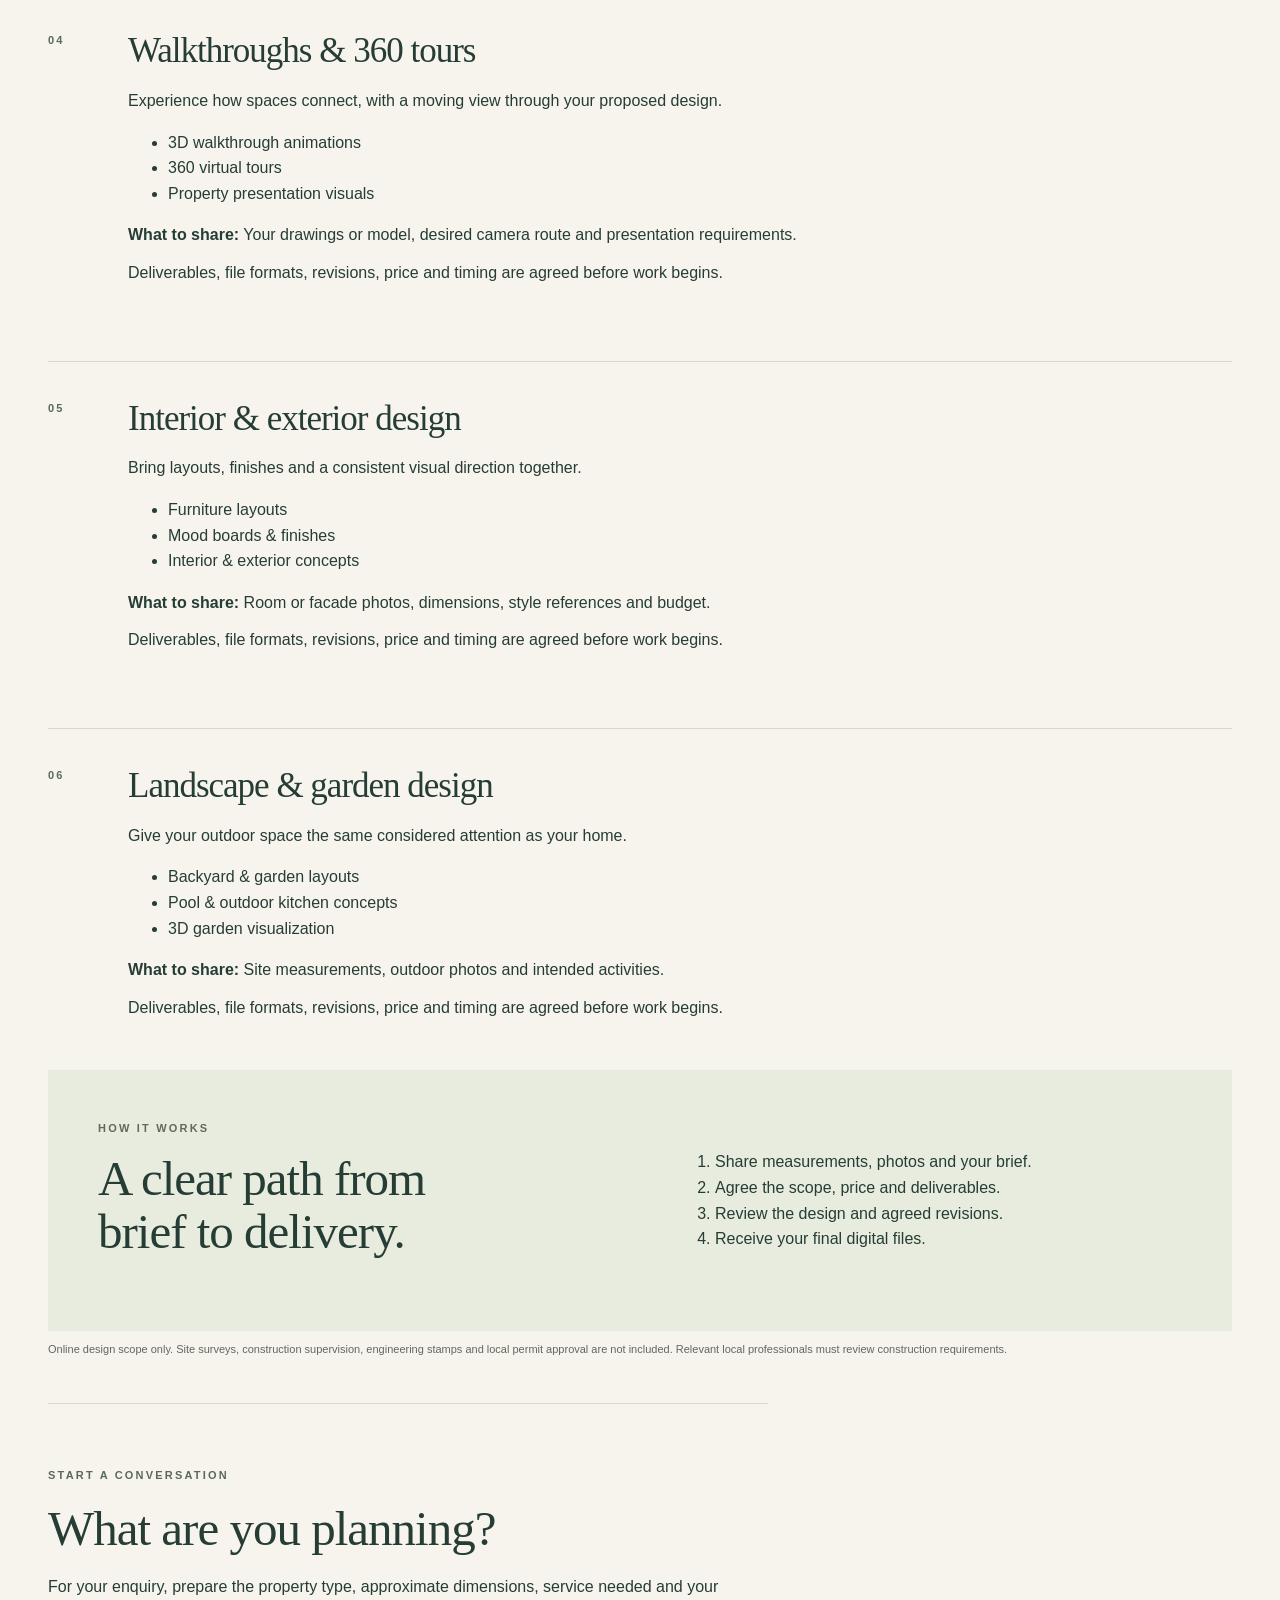
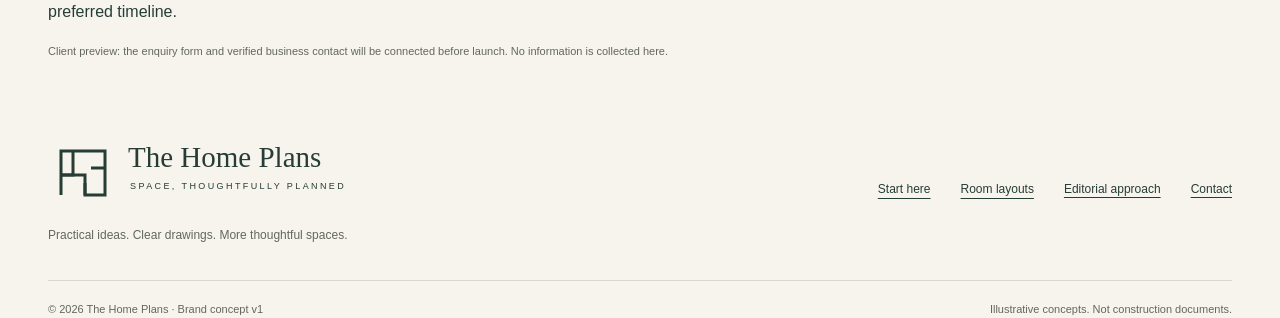
<file: services.html>
<!doctype html><html lang="en"><head><meta charset="utf-8"/><meta name="viewport" content="width=device-width,initial-scale=1"/><meta name="robots" content="noindex,nofollow"/><meta name="description" content="The Home Plans brand and editorial website design preview."/><title>Thoughtful spaces, practical plans | The Home Plans</title><link rel="icon" href="assets/mark.svg" type="image/svg+xml"/><link rel="stylesheet" href="style.css"/><link rel="stylesheet" href="direction.css"/></head><body><a class="skip" href="#main">Skip to content</a><div class="preview"><div class="wrap"><span class="status">DESIGN DIRECTION 02 · Client review</span><nav aria-label="Preview pages"><a href="index.html">Homepage</a><a href="article.html">Article template</a><a href="brand.html">Brand guide</a></nav></div></div><header><div class="wrap"><a class="logo" href="index.html" aria-label="The Home Plans home"><img src="assets/logo.svg" alt="The Home Plans" width="390" height="76"/></a><button class="menu-toggle" aria-expanded="false" aria-controls="main-nav">Menu ☰</button><nav id="main-nav" aria-label="Main navigation"><a href="blog.html">Journal</a><a href="designs.html">House designs</a><a href="services.html">Online services</a><a href="index.html#about">About</a><button class="search-trigger" aria-label="Search guides">Search</button></nav></div></header><main id="main"><section class="wrap section"><p class="eyebrow">The online studio</p><h1>Design help,<br>wherever you are.</h1><p class="lead">Remote design and visualization for homeowners and project teams. Share your brief and review the work online.</p><section id="service-01" class="service-detail"><span class="eyebrow">01</span><div><h2>Custom house plans</h2><p>A home shaped around your rooms, routines and the space you have.</p><ul><li>Custom home floor plans</li><li>Layout modifications</li><li>ADU & garage-conversion concepts</li></ul><p><strong>What to share:</strong> Site dimensions, room requirements and existing plans.</p><p>Deliverables, file formats, revisions, price and timing are agreed before work begins.</p></div></section><section id="service-cad" class="service-detail"><span class="eyebrow">02</span><div><h2>2D drafting & CAD</h2><p>Turn your sketches and existing drawings into clear, editable digital plans.</p><ul><li>Hand sketch to CAD</li><li>PDF-to-CAD redraws</li><li>Old blueprint digitizing</li></ul><p><strong>What to share:</strong> Your source sketch, PDF or blueprint and verified measurements.</p><p>Deliverables, file formats, revisions, price and timing are agreed before work begins.</p></div></section><section id="service-03" class="service-detail"><span class="eyebrow">03</span><div><h2>3D architectural renders</h2><p>See the design, materials and proportions before your project moves forward.</p><ul><li>Exterior visualizations</li><li>Interior 3D renders</li><li>3D floor plans</li></ul><p><strong>What to share:</strong> Design drawings, material references and the views you need.</p><p>Deliverables, file formats, revisions, price and timing are agreed before work begins.</p></div></section><section id="service-walkthroughs" class="service-detail"><span class="eyebrow">04</span><div><h2>Walkthroughs & 360 tours</h2><p>Experience how spaces connect, with a moving view through your proposed design.</p><ul><li>3D walkthrough animations</li><li>360 virtual tours</li><li>Property presentation visuals</li></ul><p><strong>What to share:</strong> Your drawings or model, desired camera route and presentation requirements.</p><p>Deliverables, file formats, revisions, price and timing are agreed before work begins.</p></div></section><section id="service-02" class="service-detail"><span class="eyebrow">05</span><div><h2>Interior & exterior design</h2><p>Bring layouts, finishes and a consistent visual direction together.</p><ul><li>Furniture layouts</li><li>Mood boards & finishes</li><li>Interior & exterior concepts</li></ul><p><strong>What to share:</strong> Room or facade photos, dimensions, style references and budget.</p><p>Deliverables, file formats, revisions, price and timing are agreed before work begins.</p></div></section><section id="service-04" class="service-detail"><span class="eyebrow">06</span><div><h2>Landscape & garden design</h2><p>Give your outdoor space the same considered attention as your home.</p><ul><li>Backyard & garden layouts</li><li>Pool & outdoor kitchen concepts</li><li>3D garden visualization</li></ul><p><strong>What to share:</strong> Site measurements, outdoor photos and intended activities.</p><p>Deliverables, file formats, revisions, price and timing are agreed before work begins.</p></div></section><div class="feature"><div><p class="eyebrow">How it works</p><h2>A clear path from<br>brief to delivery.</h2></div><ol class="steps"><li>Share measurements, photos and your brief.</li><li>Agree the scope, price and deliverables.</li><li>Review the design and agreed revisions.</li><li>Receive your final digital files.</li></ol></div><p class="small-note">Online design scope only. Site surveys, construction supervision, engineering stamps and local permit approval are not included. Relevant local professionals must review construction requirements.</p><section class="enquiry" id="enquiry"><p class="eyebrow">Start a conversation</p><h2>What are you planning?</h2><p>For your enquiry, prepare the property type, approximate dimensions, service needed and your preferred timeline.</p><p class="small-note">Client preview: the enquiry form and verified business contact will be connected before launch. No information is collected here.</p></section></section></main><footer class="wrap"><div class="footer-top"><div><a href="index.html" class="logo"><img src="assets/logo.svg" alt="The Home Plans" width="390" height="76"/></a><p>Practical ideas. Clear drawings. More thoughtful spaces.</p></div><nav aria-label="Footer"><a href="start-here.html">Start here</a><a href="blog.html">Room layouts</a><button class="plain-btn" data-info="editorial">Editorial approach</button><button class="plain-btn" data-info="contact">Contact</button></nav></div><div class="bottom"><span>© 2026 The Home Plans · Brand concept v1</span><span>Illustrative concepts. Not construction documents.</span></div></footer><dialog id="search-dialog" aria-labelledby="search-title"><button class="close" aria-label="Close search">×</button><h2 id="search-title">Find your next step.</h2><label for="search-input" class="eyebrow">Search the planned guide library</label><input id="search-input" class="searchbox" type="search" placeholder="Try bedroom, measure or symbols…"/><ul class="results" id="search-results"></ul><p id="search-count" aria-live="polite"></p></dialog><dialog id="info-dialog" aria-labelledby="info-title"><button class="close" aria-label="Close details">×</button><span class="eyebrow" id="info-label">Preview note</span><h2 id="info-title"></h2><p id="info-body"></p><button class="button secondary" data-close>Back to exploring</button></dialog><div class="status-toast" role="status" aria-live="polite"></div><script src="guides.js"></script><script src="app.js"></script></body></html>
</file>
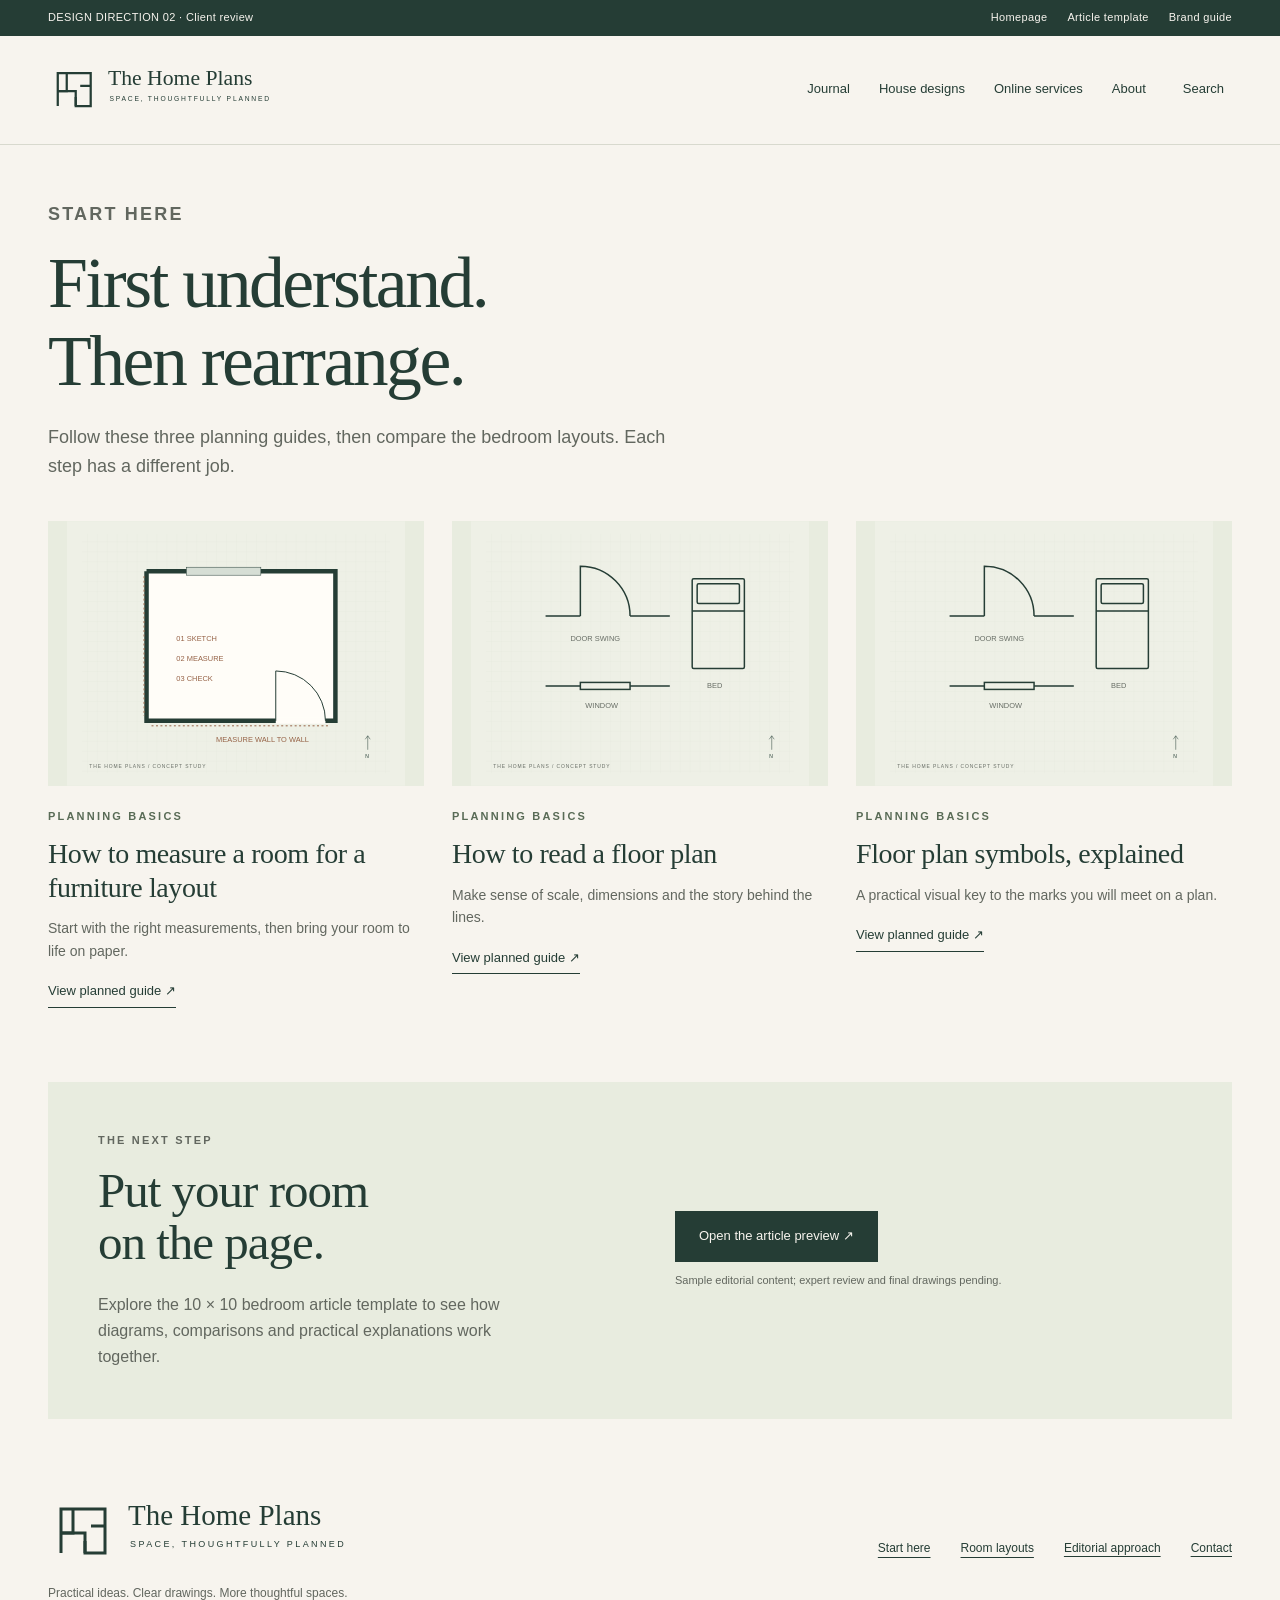
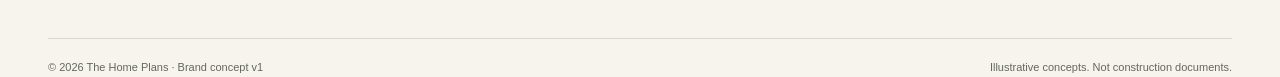
<file: start-here.html>
<!doctype html><html lang="en"><head><meta charset="utf-8"/><meta name="viewport" content="width=device-width,initial-scale=1"/><meta name="robots" content="noindex,nofollow"/><meta name="description" content="The Home Plans brand and editorial website design preview."/><title>Thoughtful spaces, practical plans | The Home Plans</title><link rel="icon" href="assets/mark.svg" type="image/svg+xml"/><link rel="stylesheet" href="style.css"/><link rel="stylesheet" href="direction.css"/></head><body><a class="skip" href="#main">Skip to content</a><div class="preview"><div class="wrap"><span class="status">DESIGN DIRECTION 02 · Client review</span><nav aria-label="Preview pages"><a href="index.html">Homepage</a><a href="article.html">Article template</a><a href="brand.html">Brand guide</a></nav></div></div><header><div class="wrap"><a class="logo" href="index.html" aria-label="The Home Plans home"><img src="assets/logo.svg" alt="The Home Plans" width="390" height="76"/></a><button class="menu-toggle" aria-expanded="false" aria-controls="main-nav">Menu ☰</button><nav id="main-nav" aria-label="Main navigation"><a href="blog.html">Journal</a><a href="designs.html">House designs</a><a href="services.html">Online services</a><a href="index.html#about">About</a><button class="search-trigger" aria-label="Search guides">Search</button></nav></div></header><main id="main"><div class="wrap"><section class="page-title"><p class="eyebrow">Start here</p><h1>First understand.<br>Then rearrange.</h1><p>Follow these three planning guides, then compare the bedroom layouts. Each step has a different job.</p></section><div class="cards"><article class="card" data-category="Planning basics"><a class="picture" href="#guide-measure" data-outline="measure"><img src="assets/measure.svg" alt="Illustrative diagram style for planning basics" width="680" height="530" loading="lazy"/></a><span class="eyebrow">Planning basics</span><h3><a href="#guide-measure" data-outline="measure">How to measure a room for a furniture layout</a></h3><p>Start with the right measurements, then bring your room to life on paper.</p><a class="text-link" href="#guide-measure" data-outline="measure">View planned guide ↗</a></article><article class="card" data-category="Planning basics"><a class="picture" href="#guide-read" data-outline="read"><img src="assets/symbols.svg" alt="Illustrative diagram style for planning basics" width="680" height="530" loading="lazy"/></a><span class="eyebrow">Planning basics</span><h3><a href="#guide-read" data-outline="read">How to read a floor plan</a></h3><p>Make sense of scale, dimensions and the story behind the lines.</p><a class="text-link" href="#guide-read" data-outline="read">View planned guide ↗</a></article><article class="card" data-category="Planning basics"><a class="picture" href="#guide-symbols" data-outline="symbols"><img src="assets/symbols.svg" alt="Illustrative diagram style for planning basics" width="680" height="530" loading="lazy"/></a><span class="eyebrow">Planning basics</span><h3><a href="#guide-symbols" data-outline="symbols">Floor plan symbols, explained</a></h3><p>A practical visual key to the marks you will meet on a plan.</p><a class="text-link" href="#guide-symbols" data-outline="symbols">View planned guide ↗</a></article></div><section class="section"><div class="feature"><div><p class="eyebrow">The next step</p><h2>Put your room<br>on the page.</h2><p>Explore the 10 × 10 bedroom article template to see how diagrams, comparisons and practical explanations work together.</p></div><div><a class="button" href="article.html">Open the article preview ↗</a><p class="small-note">Sample editorial content; expert review and final drawings pending.</p></div></div></section></div></main><footer class="wrap"><div class="footer-top"><div><a href="index.html" class="logo"><img src="assets/logo.svg" alt="The Home Plans" width="390" height="76"/></a><p>Practical ideas. Clear drawings. More thoughtful spaces.</p></div><nav aria-label="Footer"><a href="start-here.html">Start here</a><a href="blog.html">Room layouts</a><button class="plain-btn" data-info="editorial">Editorial approach</button><button class="plain-btn" data-info="contact">Contact</button></nav></div><div class="bottom"><span>© 2026 The Home Plans · Brand concept v1</span><span>Illustrative concepts. Not construction documents.</span></div></footer><dialog id="search-dialog" aria-labelledby="search-title"><button class="close" aria-label="Close search">×</button><h2 id="search-title">Find your next step.</h2><label for="search-input" class="eyebrow">Search the planned guide library</label><input id="search-input" class="searchbox" type="search" placeholder="Try bedroom, measure or symbols…"/><ul class="results" id="search-results"></ul><p id="search-count" aria-live="polite"></p></dialog><dialog id="info-dialog" aria-labelledby="info-title"><button class="close" aria-label="Close details">×</button><span class="eyebrow" id="info-label">Preview note</span><h2 id="info-title"></h2><p id="info-body"></p><button class="button secondary" data-close>Back to exploring</button></dialog><div class="status-toast" role="status" aria-live="polite"></div><script src="guides.js"></script><script src="app.js"></script></body></html>
</file>
<file: style.css>
:root{--paper:#f7f4ee;--ink:#253d35;--olive:#596b56;--sage:#e8ecdf;--clay:#966347;--muted:#62675f;--line:#d8d9ce;--white:#fffdf8;--serif:Georgia,'Times New Roman',serif;--sans:Arial,Helvetica,sans-serif}
*{box-sizing:border-box}html{scroll-behavior:smooth;scroll-padding-top:30px}body{margin:0;background:var(--paper);color:var(--ink);font:16px/1.6 var(--sans)}a{color:inherit;text-underline-offset:5px}button,input{font:inherit}button,a{-webkit-tap-highlight-color:transparent}button{cursor:pointer}button:focus-visible,a:focus-visible,input:focus-visible{outline:3px solid var(--clay);outline-offset:5px}img{display:block;max-width:100%;height:auto}h1,h2,h3,p{margin:0}h1,h2,h3{font-family:var(--serif);font-weight:400;line-height:1.08}h1{font-size:clamp(44px,5.6vw,78px);letter-spacing:-2.5px}h2{font-size:clamp(32px,4vw,49px);letter-spacing:-1px}h3{font-size:27px;letter-spacing:-.4px}.wrap{max-width:1280px;margin:auto;padding:0 48px}.eyebrow{font-size:11px;letter-spacing:2.2px;font-weight:700;text-transform:uppercase;color:var(--olive)}.muted{color:var(--muted)}.skip{position:absolute;top:-80px;left:10px;background:white;padding:10px;z-index:20}.skip:focus{top:10px}.preview{background:var(--ink);color:var(--paper);font-size:11px;letter-spacing:.35px}.preview .wrap{display:flex;justify-content:space-between;gap:15px;padding-top:9px;padding-bottom:9px}.preview nav{display:flex;gap:20px}.preview a{color:inherit;text-decoration:none}.preview a[aria-current]{text-decoration:underline}header .wrap{display:flex;align-items:center;justify-content:space-between;min-height:109px;gap:24px;border-bottom:1px solid var(--line)}.logo{width:292px;flex-shrink:0}header nav{display:flex;gap:29px;align-items:center;font-size:13px}header nav a{text-decoration:none}.search-trigger,.menu-toggle{border:0;background:transparent;color:var(--ink);padding:8px}.search-trigger svg{width:20px;height:20px;vertical-align:middle}.menu-toggle{display:none}.hero{display:grid;grid-template-columns:1fr 1.08fr;gap:55px;align-items:center;padding-top:60px;padding-bottom:62px}.hero h1{margin:20px 0 25px;max-width:520px}.hero h1 em{font-weight:400;color:var(--olive)}.hero .lead{max-width:410px;color:var(--muted);font-size:17px;line-height:1.8}.button{display:inline-flex;align-items:center;justify-content:center;gap:25px;padding:14px 23px;background:var(--ink);color:var(--paper);font-size:13px;text-decoration:none;border:1px solid var(--ink);border-radius:0}.button:hover{background:var(--olive)}.button.secondary{color:var(--ink);background:transparent}.hero .button{margin-top:30px}.hero-art{position:relative;padding-top:18px}.hero-art .plan-label{display:flex;justify-content:space-between;padding:16px 0 0;border-top:1px solid var(--line);font-size:12px}.hero-art img{width:100%;margin-bottom:17px}.issue{position:absolute;right:18px;top:34px;border:1px solid var(--olive);border-radius:50%;width:62px;height:62px;display:grid;place-content:center;font-size:10px;text-align:center;line-height:1.3;background:var(--paper)}.principles{border-top:1px solid var(--line);border-bottom:1px solid var(--line);display:grid;grid-template-columns:repeat(3,1fr);padding:23px 0;gap:20px;font-size:12px}.principles span{display:flex;align-items:center;gap:13px}.principles b{font-family:var(--serif);font-size:23px;font-weight:400;color:var(--clay)}.section{padding-top:74px;padding-bottom:74px}.section-head{display:flex;justify-content:space-between;align-items:end;gap:30px;margin-bottom:32px}.section-head h2{margin-top:12px}.text-link{font-size:13px;text-decoration:none;border-bottom:1px solid var(--ink);padding-bottom:5px;white-space:nowrap}.cards{display:grid;grid-template-columns:repeat(3,1fr);gap:28px}.card img{width:100%;aspect-ratio:1.42;object-fit:cover;transition:transform .25s}.card .picture{overflow:hidden;display:block;background:var(--sage)}.card:hover img{transform:scale(1.025)}.card .eyebrow{display:block;margin:22px 0 12px}.card h3{font-size:28px;line-height:1.2}.card h3 a{text-decoration:none}.card p{font-size:14px;color:var(--muted);margin-top:13px}.card .text-link{display:inline-block;margin-top:19px}.small-note{font-size:11px;color:var(--muted);margin-top:10px}.feature{background:var(--sage);display:grid;grid-template-columns:1fr 1fr;gap:70px;align-items:center;padding:50px}.feature h2{margin:15px 0 22px}.feature p{color:var(--muted);max-width:440px}.steps{counter-reset:steps}.step{padding:18px 0;border-bottom:1px solid #cbd2c2;display:grid;grid-template-columns:42px 1fr;gap:10px}.step span{font-family:var(--serif);font-size:28px;color:var(--olive)}.step h3{font-size:23px;margin-bottom:8px}.step p{font-size:13px}.author-block{display:grid;grid-template-columns:130px 1fr 1fr;gap:40px;align-items:center;padding-top:60px;padding-bottom:60px;border-bottom:1px solid var(--line)}.monogram{width:120px;height:120px;border:1px solid var(--line);display:grid;place-content:center;font-family:var(--serif);font-size:55px;background:var(--sage)}.author-block h2{font-size:37px;margin-top:12px}.author-block p{font-size:14px;color:var(--muted)}footer{padding:45px 0 25px}footer .footer-top{display:flex;justify-content:space-between;gap:30px}footer .logo{width:245px}footer p{font-size:12px;color:var(--muted);max-width:310px;margin-top:15px}footer nav{display:flex;gap:30px;font-size:12px;align-items:center}footer .bottom{display:flex;justify-content:space-between;border-top:1px solid var(--line);padding-top:20px;margin-top:35px;font-size:11px;color:var(--muted)}.plain-btn{border:0;padding:0;background:transparent;text-decoration:underline;text-underline-offset:4px;color:inherit;font-size:inherit}.page-title{padding-top:55px;padding-bottom:40px;max-width:900px}.page-title h1{margin:17px 0 23px}.page-title p{max-width:650px;color:var(--muted);font-size:18px}.breadcrumbs{font-size:12px;color:var(--muted);margin-bottom:24px}.article-head{max-width:850px;margin:auto;padding:50px 0 35px;text-align:center}.article-head h1{font-size:clamp(40px,5vw,67px);margin:16px 0 22px}.article-head .intro{font-size:18px;color:var(--muted);max-width:680px;margin:0 auto}.byline{font-size:12px;margin-top:25px;display:flex;justify-content:center;gap:20px;align-items:center;flex-wrap:wrap}.save{background:transparent;border:1px solid var(--line);padding:6px 12px;color:var(--ink);font-size:12px}.article-visual{max-width:840px;margin:0 auto 45px}.article-visual img{width:100%;max-height:540px;object-fit:contain;background:var(--sage)}figcaption{font-size:12px;color:var(--muted);padding:12px 0}.article-body{display:grid;grid-template-columns:190px minmax(0,680px);gap:60px;justify-content:center}.toc{font-size:12px;align-self:start;position:sticky;top:30px;border-top:1px solid var(--line);padding-top:20px}.toc strong{display:block;letter-spacing:1.8px;font-size:10px;margin-bottom:15px}.toc a{display:block;text-decoration:none;margin:12px 0;color:var(--muted)}.prose p{margin:18px 0;line-height:1.85;font-size:17px}.prose h2{font-size:34px;margin-top:45px}.prose h3{font-size:25px;margin-top:28px}.prose ul{padding-left:22px}.prose li{margin:12px 0}.answer{border-left:3px solid var(--olive);padding:20px 26px;background:var(--sage)}.answer p{margin:8px 0;font-size:16px}.controls{display:flex;gap:10px;flex-wrap:wrap;margin:25px 0 15px}.seg{padding:9px 16px;background:transparent;color:var(--ink);border:1px solid var(--line);font-size:12px}.seg[aria-pressed=true]{background:var(--ink);color:var(--paper);border-color:var(--ink)}.dimension{padding:15px 0;border-bottom:1px solid var(--line);display:flex;justify-content:space-between;gap:20px;font-size:14px}.notice{font-size:13px!important;color:var(--muted);border-top:1px solid var(--line);padding-top:20px}.article-end{margin:50px 0 70px;padding:28px;background:var(--sage)}.article-end p{font-size:14px;margin-top:12px}.filters{display:flex;gap:10px;margin-bottom:35px;flex-wrap:wrap}.filtered-out{display:none!important}.searchbox{border:1px solid var(--line);background:white;padding:14px;width:100%;margin:22px 0;font-size:16px}dialog{border:1px solid var(--line);background:var(--paper);color:var(--ink);padding:36px;max-width:610px;width:calc(100% - 32px);max-height:85vh}dialog::backdrop{background:#14231db3}dialog h2{font-size:34px;margin:15px 35px 15px 0}dialog p{color:var(--muted);margin:15px 0}dialog .close{position:absolute;right:18px;top:12px;border:0;background:transparent;font-size:26px;color:var(--ink)}.results{padding:0;list-style:none}.results a,.results button{display:block;padding:13px 0;border:0;border-bottom:1px solid var(--line);background:transparent;color:var(--ink);text-align:left;width:100%;font-size:16px}.brand-hero{padding:60px 0}.brand-hero h1{margin:15px 0}.brand-row{display:grid;grid-template-columns:200px 1fr;gap:45px;border-top:1px solid var(--line);padding:45px 0}.brand-row h2{font-size:29px}.brand-row h3{margin-bottom:17px}.brand-row p{color:var(--muted);max-width:760px}.logo-board{background:var(--white);padding:45px;margin-bottom:20px}.logo-board img{width:470px;max-width:100%;margin:auto}.palette{display:grid;grid-template-columns:repeat(5,1fr);gap:10px}.swatch{border:1px solid var(--line);background:transparent;text-align:left;color:var(--ink);padding:0}.swatch .color{display:block;height:95px}.swatch .swatch-text{display:block;padding:12px;font-size:11px}.type-demo{font-family:var(--serif);font-size:48px;line-height:1.2;margin-bottom:20px}.brand-links{display:flex;flex-wrap:wrap;gap:12px;margin-top:25px}.status-toast{position:fixed;right:20px;bottom:20px;background:var(--ink);color:white;padding:12px 22px;font-size:13px;z-index:20;max-width:calc(100% - 40px)}.status-toast:empty{display:none}.preview-note{background:var(--sage);font-size:12px;color:var(--ink);padding:12px 20px;margin-bottom:20px} [hidden]{display:none!important}
@media(min-width:1600px){.wrap{max-width:1400px}.hero{gap:80px}}
@media(max-width:900px){.wrap{padding-left:28px;padding-right:28px}.hero{gap:30px}.logo{width:245px}header nav{gap:16px}.hero h1{font-size:53px}.cards{gap:20px}.feature{gap:30px;padding:35px}.author-block{grid-template-columns:100px 1fr}.author-block>p{grid-column:2}.monogram{width:95px;height:95px}.article-body{grid-template-columns:150px minmax(0,1fr);gap:30px}.palette{grid-template-columns:repeat(3,1fr)}}
@media(max-width:680px){.wrap{padding:0 22px}.preview .wrap{padding-top:8px;padding-bottom:8px;flex-direction:column;gap:5px}.preview nav{gap:18px}.preview .status{font-size:10px}.logo{width:230px}header .wrap{min-height:87px;position:relative}.menu-toggle{display:block;font-size:12px}header nav{display:none;position:absolute;top:86px;left:0;right:0;background:var(--paper);padding:25px;flex-direction:column;align-items:start;z-index:10;border-bottom:1px solid var(--line)}header nav.open{display:flex}.hero{display:block;padding-top:37px;padding-bottom:35px}.hero h1{font-size:52px;letter-spacing:-1.8px;max-width:420px}.hero .lead{font-size:16px}.hero-art{margin-top:35px}.hero-art .plan-label{font-size:11px}.principles{grid-template-columns:1fr;gap:14px;padding:22px 0}.principles b{font-size:20px}.section{padding-top:43px;padding-bottom:43px}.section-head{align-items:start;flex-direction:column;gap:17px}.cards{grid-template-columns:1fr;gap:35px}.card img{max-height:280px}.card .eyebrow{margin-top:17px}.feature{display:block;padding:28px 23px}.feature h2{font-size:36px}.steps{margin-top:22px}.author-block{padding-top:40px;padding-bottom:40px;gap:22px;grid-template-columns:80px 1fr}.monogram{width:75px;height:75px;font-size:37px}.author-block h2{font-size:29px}.author-block>p{grid-column:1/-1}.author-block .eyebrow{font-size:9px}footer{padding-top:35px}footer .footer-top{display:block}footer nav{margin-top:25px;flex-wrap:wrap;gap:22px}footer .bottom{gap:18px;flex-direction:column}.article-head{padding-top:32px;text-align:left}.article-head h1{font-size:43px;letter-spacing:-1.3px}.article-head .intro{font-size:16px}.byline{justify-content:start;gap:12px}.article-body{display:block}.toc{position:static;border-bottom:1px solid var(--line);margin-bottom:30px;padding-bottom:15px}.toc a{display:inline-block;margin-right:17px}.prose p{font-size:16px}.article-visual{margin-bottom:25px}.prose h2{font-size:30px}.answer{padding:18px}.page-title{padding:35px 0}.brand-hero{padding:35px 0}.brand-hero h1{font-size:47px}.brand-row{display:block;padding:30px 0}.brand-row h2{margin-bottom:25px}.palette{grid-template-columns:repeat(2,1fr)}.logo-board{padding:23px}.type-demo{font-size:37px}.dimension{font-size:12px}dialog{padding:28px 22px}}
@media(prefers-reduced-motion:reduce){html{scroll-behavior:auto}.card img{transition:none}}
@media print{.preview,header,.controls,.toc,footer,.save{display:none}.wrap{padding:0}.article-body{display:block}.brand-row{break-inside:avoid}body{background:white;color:black}a{text-decoration:none}}
</file>
<file: direction.css>
.hero-actions{display:flex;align-items:center;gap:24px;flex-wrap:wrap}.studio-art{padding:25px;background:#e8ecdf;border:1px solid #d8d9ce;transform:rotate(-1deg)}.studio-art>img{width:100%;margin:18px 0}.study-bottom{display:grid;grid-template-columns:1fr 1fr;align-items:center;gap:20px;border-top:1px solid #c7ccbc;padding-top:20px}.study-bottom h3{font-size:29px;margin:12px 0}.study-bottom img{background:#f7f4ee}.service-band{background:#e8ecdf}.service-grid{display:grid;grid-template-columns:repeat(4,1fr);gap:25px}.service-card{border-top:1px solid #a7b1a0;padding-top:22px}.service-card h3{margin:20px 0;font-size:28px}.service-card p{font-size:15px;margin-bottom:24px}.service-card a{font-size:13px}.service-detail{display:grid;grid-template-columns:80px 1fr;border-top:1px solid #d8d9ce;padding:38px 0;margin-top:25px}.service-detail h2{font-size:35px;margin-bottom:18px}.service-detail p{margin:12px 0;max-width:750px}.lead{max-width:680px;margin-top:24px;color:#62675f}.wide-study{width:100%;max-height:480px;margin:35px 0}.enquiry{border-top:1px solid #d8d9ce;padding-top:45px;margin-top:45px;max-width:720px}.enquiry h2,.enquiry p{margin-top:18px}.hero-art,.studio-art{animation:arrive .8s ease-out both}@keyframes arrive{from{opacity:0;translate:0 16px}to{opacity:1;translate:0 0}}@media(max-width:1050px){header nav{gap:12px;font-size:12px}.logo{width:235px}.service-grid{grid-template-columns:repeat(2,1fr)}}@media(max-width:680px){.studio-art{margin-top:35px;padding:18px;transform:none}.study-bottom h3{font-size:24px}.service-grid{grid-template-columns:1fr}.service-detail{grid-template-columns:35px 1fr}.hero-actions{gap:18px}.service-card{padding-bottom:15px}.hero h1{font-size:48px}}@media(prefers-reduced-motion:reduce){*,*::before,*::after{animation:none!important;scroll-behavior:auto!important}}.card .picture img{object-fit:contain;background:var(--sage)}

/* Murmuration hero — client-supplied animation direction */
.murmuration-hero{background:#f7f4ee;overflow:hidden}.hero-intro{text-align:center;padding-top:65px;padding-bottom:0;position:relative;z-index:2}.hero-intro h1{font-size:clamp(45px,5.2vw,78px);margin:22px auto;max-width:970px}.hero-intro h1 em{color:var(--olive)}.hero-intro>p:not(.eyebrow){color:var(--muted);line-height:1.8}.hero-intro .hero-actions{justify-content:center;margin:25px 0 0}.flock-stage{height:clamp(280px,32vw,465px);width:100%;position:relative;margin-top:35px;background:linear-gradient(#d9e1d5,#efe9dd,#e4cdb0)}.flock-stage canvas{position:absolute;inset:0;width:100%;height:100%;z-index:1}.flock-fallback{position:absolute;inset:0;display:grid;place-items:center;font:bold clamp(35px,10vw,150px) Arial;color:#253d35}.flock-caption{position:absolute;left:6%;right:6%;bottom:13px;z-index:2;display:flex;justify-content:space-between;align-items:center;font-size:11px;color:#253d35;gap:12px}.flock-pause{background:#f7f4ee;border:1px solid #596b56;padding:7px 13px;color:#253d35;font-size:11px}.hero-foot{display:flex;justify-content:space-between;gap:20px;padding-top:22px;padding-bottom:22px;font-size:11px;letter-spacing:.5px;border-bottom:1px solid var(--line)}.murmuration-hero+.wrap{display:none}@media(max-width:680px){.hero-intro{padding-top:38px}.hero-intro h1{font-size:44px;letter-spacing:-1.6px}.hero-intro>p:not(.eyebrow){font-size:14px}.hero-intro .eyebrow{font-size:9px}.hero-intro .hero-actions{gap:12px}.hero-intro .button{font-size:12px;padding:12px 16px}.flock-stage{height:270px;margin-top:27px}.flock-caption{left:5%;right:5%;font-size:9px}.hero-foot{display:grid;grid-template-columns:1fr 1fr;font-size:10px;gap:13px}}
</file>
<file: house-build.css>
.build-story{background:#f2f0e8;color:#233e35;position:relative;height:610svh}.build-pin{height:100svh;min-height:740px;position:sticky;top:0;overflow:hidden;isolation:isolate}.build-grid{position:absolute;inset:0;background-image:linear-gradient(#63796d09 1px,transparent 1px),linear-gradient(90deg,#63796d09 1px,transparent 1px);background-size:45px 45px;mask-image:linear-gradient(black,transparent 85%);pointer-events:none}.build-copy{position:absolute;top:7%;left:5%;width:36%;z-index:4;pointer-events:none}.build-eyebrow{font:600 9px/1.5 Arial,sans-serif;letter-spacing:2px;color:#6a7a6b;margin-bottom:25px}.build-copy h1{font:400 clamp(35px,3.5vw,60px)/1.08 Georgia,serif;letter-spacing:-1.8px;margin:0;max-width:550px}.build-copy em{color:#8a7856}.build-lead{font:13px/1.8 Arial,sans-serif;max-width:295px;margin:22px 0;color:#697568}.build-cta{pointer-events:auto;display:inline-flex;align-items:center;gap:32px;font:12px/1.5 Arial,sans-serif;color:#fff;background:#244137;padding:13px 20px;text-decoration:none}.build-cta:hover{background:#3e5c4c}.build-skip{position:absolute;right:4%;top:28px;z-index:5;color:#617568;font:10px Arial;padding:10px;text-decoration:none}#villa-scene{position:absolute;inset:12% -4% 17% 28%;opacity:0;will-change:opacity;pointer-events:none}#villa-scene canvas{display:block;width:100%;height:100%;max-width:none}.build-loader{position:absolute;top:50%;left:45%;font:11px Arial;color:#677267}.plan-sheet{position:absolute;top:16%;left:44%;width:48%;height:60%;transform-origin:center;will-change:transform,opacity;background:#f8f7f0e8;border:1px solid #9aaa8a45;box-shadow:0 25px 80px #233e3510;padding:18px 22px;display:flex;flex-direction:column;z-index:3;pointer-events:none}.plan-top,.plan-bottom{display:flex;justify-content:space-between;gap:10px;color:#657360;font:8px/1.5 Arial,sans-serif;letter-spacing:1px}.plan-top{border-bottom:1px solid #9aaa8a55;padding-bottom:10px}.plan-bottom{border-top:1px solid #9aaa8a55;padding-top:10px;letter-spacing:0}#villa-plan{width:100%;height:calc(100% - 40px);overflow:visible;flex:1}.plan-wall{stroke:#264c41;stroke-width:.13;fill:none;stroke-linecap:square}.plan-window{stroke:#9f895b;stroke-width:.065;fill:none}.plan-detail{stroke:#748774;stroke-width:.04;fill:none}.plan-label{font: .31px Arial,sans-serif;fill:#587461;text-anchor:middle;letter-spacing:.025px}.plan-dimension{stroke:#859581;stroke-width:.025;fill:none}.build-scene-label{position:absolute;right:6%;top:13%;font:9px/1.5 Arial;letter-spacing:2px;color:#79846d;display:flex;align-items:center;gap:9px}.build-dot{height:5px;width:5px;background:#9d8a60;border-radius:100%}.build-footer{position:absolute;bottom:22px;left:5%;right:5%;z-index:5}.build-status{display:flex;gap:18px;align-items:baseline;margin-bottom:22px}.build-status>span:first-child{font:9px Arial;letter-spacing:1px;color:#8a7856}.build-status h2{font:400 23px/1.3 Georgia;margin:0}.build-status>span:last-child{margin-left:auto;font:10px/1.5 Arial;color:#6c796b}.build-stages{display:grid!important;grid-template-columns:repeat(5,1fr);gap:24px}.build-stages button{border:0;background:transparent;text-align:left;color:#7d8878;cursor:pointer;padding:0;min-height:44px;font:10px Arial;letter-spacing:.4px}.build-stages i{display:block;height:2px;background:#d4d9cd;margin-bottom:12px;position:relative;overflow:hidden}.build-stages i:after{content:'';position:absolute;inset:0;background:#938058;transform:scaleX(var(--fill,0));transform-origin:left}.build-stages button[aria-pressed=true]{color:#233e35}.build-fine{display:flex;justify-content:space-between;gap:20px;font:8px/1.5 Arial;color:#7a8577;margin-top:12px}.build-static{height:auto}.build-static .build-pin{position:relative}.build-static .plan-sheet{opacity:1!important}.build-story button:focus-visible,.build-story a:focus-visible{outline:2px solid #8a7856;outline-offset:5px}
@media(max-width:900px){.build-copy{width:40%;left:4%}.build-copy h1{font-size:39px}.build-lead{font-size:12px}.build-pin{min-height:720px}.build-footer{left:4%;right:4%}.build-status h2{font-size:19px}.build-status>span:last-child{font-size:9px}.plan-sheet{padding:12px}}
@media(max-width:600px){.build-story{height:560svh}.build-pin{min-height:760px}.build-copy{top:45px;left:6%;width:88%}.build-eyebrow{font-size:8px;margin-bottom:16px;letter-spacing:1.3px}.build-copy h1{font-size:36px;letter-spacing:-1.1px;max-width:360px}.build-copy h1 br{display:none}.build-lead{font-size:11px;line-height:1.6;margin:14px 0;max-width:270px}.build-cta{font-size:10px;padding:9px 12px;gap:20px}.build-skip{top:10px;right:4%;font-size:8px}.plan-sheet{top:34%;left:8%;width:84%;height:42%;padding:9px 12px}.plan-top,.plan-bottom{font-size:6px;letter-spacing:.4px}#villa-scene{inset:33% -13% 17% -13%}.build-scene-label{top:31%;right:6%;font-size:7px;letter-spacing:1px}.build-footer{bottom:18px;left:6%;right:6%}.build-status{display:block;margin-bottom:13px}.build-status>span:first-child{font-size:8px}.build-status h2{font-size:21px;margin:6px 0}.build-status>span:last-child{display:block;font-size:9px}.build-stages{gap:10px}.build-stages button{font-size:8px;letter-spacing:0;min-height:40px}.build-stages i{margin-bottom:10px}.build-fine{font-size:7px;gap:8px;margin-top:8px}.build-fine span{max-width:47%}.build-static{height:auto}}
@media(prefers-reduced-motion:reduce){.build-story{height:auto}.build-pin{position:relative}}

.plan-sheet{background:#f8f7f0}.build-fine{background:#f2f0e8cc}.build-pin:after{content:"";position:absolute;bottom:0;left:0;right:0;height:17%;background:linear-gradient(transparent,#f2f0e8 38%);z-index:2;pointer-events:none}
</file>
<file: service-fan.css>
.service-fan{position:relative;background:#203e34;color:#f2efe4;overflow:hidden;padding:0 0 34px;isolation:isolate}.service-fan:before{content:'';position:absolute;inset:0;z-index:-1;background:radial-gradient(ellipse at 78% 45%,#41645188,transparent 60%),linear-gradient(110deg,#19372d,#27473b);pointer-events:none}.sf-wrap{max-width:1320px;margin:auto;padding:0 5%}.sf-bridge{height:86px;display:flex;align-items:center;flex-direction:column}.sf-bridge>span{height:65px;width:1px;background:linear-gradient(#b9ae8a00,#b9ae8a)}.sf-bridge i{width:6px;height:6px;border:1px solid #b9ae8a;transform:rotate(45deg);margin-top:4px}.sf-heading{display:flex;justify-content:space-between;align-items:end;gap:35px}.sf-overline{font:600 9px/1.6 Arial,sans-serif;letter-spacing:2px;color:#b6c2ac}.sf-heading h2{font:400 clamp(38px,4vw,61px)/1.06 Georgia,serif;letter-spacing:-1.6px;margin:20px 0 0;color:#f6f1e7}.sf-heading h2 em{font-weight:400;color:#cbb58b}.sf-intro{max-width:320px;font:13px/1.9 Arial,sans-serif;color:#c3cdbf}.sf-intro a{display:inline-block;color:#f4eee1;font-size:11px;text-decoration:none;border-bottom:1px solid #b6c2ac66;padding-bottom:7px;margin-top:20px}.sf-intro a span{margin-left:28px}.sf-workspace{display:grid;grid-template-columns:32% 68%;align-items:center;min-height:520px;margin:10px 0 8px}.sf-details{position:relative;z-index:15;padding-right:15px}.sf-panel[hidden]{display:none}.sf-panel h3{font:400 36px/1.1 Georgia,serif;letter-spacing:-.7px;color:#fbf7ec;margin:16px 0 18px}.sf-description{font:13px/1.8 Arial,sans-serif;color:#c3cdbf;max-width:300px}.sf-panel ul{list-style:none;margin:24px 0;padding:0}.sf-panel li{font:11px/1.7 Arial,sans-serif;color:#e2e7db;margin:9px 0;display:flex;gap:10px;align-items:baseline}.sf-panel li:before{content:'';width:5px;height:5px;flex:none;border:1px solid #cbb58b;transform:rotate(45deg)}.sf-detail-link{display:inline-flex;align-items:center;gap:30px;border:1px solid #abb99b77;padding:12px 15px;font:11px/1.5 Arial,sans-serif;color:#f8f2e7;text-decoration:none;transition:background .2s}.sf-detail-link:hover{background:#49624d}.sf-visual{position:relative;min-width:0;height:510px}.sf-orbit{position:absolute;left:4%;right:4%;top:15%;height:65%;border:1px solid #b2bf9940;border-radius:50%;transform:rotate(-17deg);pointer-events:none}.sf-orbit:before{content:'';position:absolute;inset:18px -18px;border:1px solid #b2bf991c;border-radius:50%}.sf-deck{position:absolute;inset:0;perspective:1200px}.sf-card{position:absolute;top:44%;left:50%;width:245px;height:335px;border:0;background:transparent;padding:0;text-align:left;color:#fff;cursor:pointer;transform:translate(-50%,-50%);will-change:transform;transform-origin:50% 90%}.sf-card-face{position:absolute;inset:0;display:block;border:1px solid #edeee29c;border-radius:7px;overflow:hidden;box-shadow:0 25px 45px #071d1a66;transition:transform .35s ease,box-shadow .35s;background:#354f41}.sf-card:hover .sf-card-face{transform:translateY(-10px);box-shadow:0 35px 60px #071d1a99}.sf-card img{width:100%;height:100%;object-fit:cover;display:block;max-width:none}.sf-card-shade{position:absolute;inset:0;background:linear-gradient(0deg,#11261fe6,transparent 70%),linear-gradient(#10261f77,transparent 30%)}.sf-card-top{position:absolute;top:18px;left:18px;right:18px;display:flex;justify-content:space-between;font:7px/1.5 Arial;letter-spacing:1.2px;color:#fff}.sf-card-top b{font-weight:400;letter-spacing:1px}.sf-card-bottom{position:absolute;bottom:23px;left:21px;right:21px}.sf-card-bottom>span{font:6px/1.6 Arial;letter-spacing:1.1px;color:#dedfcf}.sf-card-bottom strong{display:block;font:400 28px/1.05 Georgia;max-width:175px;margin-top:10px}.sf-card-bottom i{position:absolute;right:0;bottom:0;font:23px Arial;font-style:normal}.sf-carousel-controls{position:absolute;bottom:8px;left:0;right:0;display:flex;justify-content:center;align-items:center;gap:23px;z-index:15}.sf-carousel-controls button{height:40px;width:40px;border-radius:50%;background:#ffffff08;border:1px solid #c2cbb15c;color:#e9ebdf;font:17px Arial;cursor:pointer}.sf-carousel-controls button:hover{background:#c8d2b92b}.sf-carousel-controls>span{font:10px Arial;letter-spacing:1px;color:#a3b19a}.sf-carousel-controls b{font-weight:400;color:#faf4e7}.sf-tabs{display:grid;grid-template-columns:repeat(6,minmax(0,1fr));gap:20px;border-bottom:1px solid #c1c8ad40;padding-bottom:22px}.sf-tabs button{border:0;border-top:1px solid #9aaa8c66;background:transparent;color:#b9c5b1;text-align:left;padding:15px 0 0;font:11px/1.6 Arial;cursor:pointer;transition:color .2s,border-color .2s}.sf-tabs button>span{display:block;font-size:8px;color:#93a78d;margin-bottom:7px;letter-spacing:1px}.sf-tabs button[aria-selected=true]{color:#fff5df;border-top:2px solid #d5ba87;padding-top:14px}.sf-tabs button[aria-selected=true]>span{color:#d5ba87}.sf-bottom{display:flex;align-items:center;justify-content:space-between;gap:20px;margin-top:20px}.sf-bottom p{font:10px/1.7 Arial;color:#c2cebb;margin:0}.sf-bottom p>span{color:#cbb58b;margin-right:9px}.sf-bottom small{font:8px/1.6 Arial;color:#95a68f;text-align:right}.service-fan button:focus-visible,.service-fan a:focus-visible{outline:2px solid #e2c38f;outline-offset:6px}.sf-panel{animation:sf-text-in .45s ease both}@keyframes sf-text-in{from{opacity:0;transform:translateY(10px)}to{opacity:1;transform:none}}
@media(max-width:1050px){.sf-card{width:215px;height:310px}.sf-workspace{grid-template-columns:36% 64%}.sf-panel h3{font-size:31px}.sf-tabs{gap:12px}.sf-tabs button{font-size:10px}.sf-visual{height:480px}.sf-intro{max-width:290px}}
@media(max-width:680px){.sf-wrap{padding:0 7%}.sf-bridge{height:65px}.sf-bridge>span{height:43px}.sf-heading{display:block}.sf-heading h2{font-size:42px}.sf-heading .sf-overline{font-size:8px}.sf-intro{font-size:12px;margin-top:21px;max-width:310px}.sf-intro a{margin-top:12px}.sf-workspace{display:flex;flex-direction:column;margin-top:12px;min-height:0}.sf-visual{order:-1;height:365px;width:100%;margin:12px 0 28px}.sf-deck{inset:0 -6%}.sf-card{width:185px;height:265px;top:42%}.sf-card-top{font-size:6px;left:14px;right:14px;top:14px}.sf-card-bottom{left:16px;right:16px;bottom:18px}.sf-card-bottom strong{font-size:24px;max-width:140px}.sf-card-bottom>span{font-size:5px}.sf-card-bottom i{font-size:18px}.sf-carousel-controls{bottom:0}.sf-orbit{top:9%;height:65%;left:-6%;right:-6%}.sf-details{width:100%;min-height:305px;padding:0}.sf-panel h3{font-size:32px;max-width:300px;margin-top:12px}.sf-description{max-width:100%;font-size:12px}.sf-panel ul{margin:18px 0}.sf-panel li{font-size:11px;margin:7px 0}.sf-detail-link{font-size:11px;padding:11px 14px}.sf-tabs{grid-template-columns:repeat(3,minmax(0,1fr));gap:20px 14px;margin-top:24px;padding-bottom:25px}.sf-tabs button{font-size:10px;min-height:65px;padding-top:10px}.sf-tabs button[aria-selected=true]{padding-top:9px}.sf-bottom{align-items:start;flex-direction:column;gap:12px;margin-top:20px}.sf-bottom p{font-size:10px;max-width:280px}.sf-bottom small{text-align:left;font-size:8px}}
@media(prefers-reduced-motion:reduce){.sf-card,.sf-card-face,.sf-panel{animation:none!important;transition:none!important;will-change:auto}}

.sf-carousel-controls [data-sf-auto]{width:52px;font:10px Arial;letter-spacing:.3px}.sf-carousel-controls [data-sf-auto]:disabled{opacity:.5;cursor:default}
</file>
<file: process-graph.css>
.process-graph{height:300svh;position:relative;background:#f2ecdf;color:#203e34}.pg-pin{position:sticky;top:0;height:100svh;min-height:760px;overflow:hidden;background:radial-gradient(ellipse at 35% 50%,#f8f4ea,transparent 60%)}.pg-wrap{max-width:1320px;height:100%;margin:auto;padding:4vh 5% 22px;display:flex;flex-direction:column}.pg-heading{display:flex!important;justify-content:space-between;align-items:end;gap:25px;background:transparent!important;border:0!important;padding:0!important;position:static!important;box-shadow:none!important;flex:none}.pg-kicker{font:600 9px/1.5 Arial,sans-serif;letter-spacing:1.8px;color:#7e7f67}.pg-heading h2{font:400 clamp(38px,4.4vw,62px)/1.03 Georgia,serif;letter-spacing:-1.6px;margin:16px 0 0}.pg-heading h2 em{color:#9a8051}.pg-heading>p{font:13px/1.9 Arial,sans-serif;color:#727969;max-width:300px;padding-bottom:5px}.pg-layout{display:grid;grid-template-columns:57% 43%;align-items:center;flex:1;min-height:0;gap:10px}.pg-diagram{position:relative;width:100%;max-width:560px;aspect-ratio:1;margin:auto}.pg-network{position:absolute;inset:0;width:100%;height:100%;overflow:visible}.pg-orbit{stroke:#aaa68d;stroke-width:1;stroke-dasharray:1 11;fill:none}.pg-inner{stroke-dasharray:1 7}.pg-curves{stroke:#b5b4a44d;stroke-width:1.4;fill:none}.pg-spoke-base{stroke:#b7b5a2;stroke-width:1.2;fill:none}.pg-spoke-active{stroke:#b99a43;stroke-width:3;fill:none;stroke-dasharray:1;stroke-dashoffset:1}.pg-progress-ring{fill:none;stroke:#b99a43;stroke-width:1.5;stroke-dasharray:1;stroke-dashoffset:1;opacity:.65}.pg-heart{position:absolute;left:50%;top:50%;width:30%;aspect-ratio:1;transform:translate(-50%,-50%);border-radius:50%;background:#203e34;display:flex;justify-content:center;align-items:center;flex-direction:column;box-shadow:0 12px 45px #203e3410}.pg-heart>span{font:6px/1.6 Arial;letter-spacing:1.2px;color:#d5bd82}.pg-heart strong{font:400 27px/1.3 Georgia;color:#faf5e9;margin:7px 0}.pg-heart i{font:10px/1.5 Arial;color:#c6cdb9;font-style:normal}.pg-node{position:absolute;transform:translate(-50%,-50%);background:none;border:0;cursor:pointer;color:#203e34;padding:0;width:15%;aspect-ratio:1;z-index:2}.pg-node-0{top:15%;left:50%}.pg-node-1{top:50%;left:85%}.pg-node-2{top:85%;left:50%}.pg-node-3{top:50%;left:15%}.pg-node-circle{display:flex;width:100%;height:100%;border:1.5px solid #203e34;border-radius:50%;background:#f2ecdf;align-items:center;justify-content:center;transition:background .35s,box-shadow .35s,transform .35s}.pg-node svg{width:33%;fill:none;stroke:currentColor;stroke-width:1.6;stroke-linecap:round;stroke-linejoin:round}.pg-node-label{position:absolute;top:calc(100% + 12px);left:50%;transform:translateX(-50%);font:11px/1.4 Arial;white-space:nowrap;color:#6c7565;background:#f2ecdfcc;padding:2px 4px}.pg-node[aria-pressed=true] .pg-node-circle{background:#d4b35f;box-shadow:0 0 0 8px #d4b35f17;transform:scale(1.08)}.pg-node[aria-pressed=true] .pg-node-label{color:#203e34}.pg-node:hover .pg-node-circle{border-width:2px}.pg-node:focus-visible{outline:2px solid #9a8051;outline-offset:8px;border-radius:50%}.pg-graph-note{position:absolute;bottom:-4%;left:0;right:0;text-align:center;font:7px Arial;letter-spacing:1.5px;color:#989984}.pg-information{padding:12px 0 0 45px;border-left:1px solid #bcb9a54d;margin-left:8px}.pg-detail[hidden]{display:none}.pg-detail h3{font:400 37px/1.12 Georgia;letter-spacing:-.8px;margin:15px 0 18px;max-width:360px}.pg-description{font:13px/1.85 Arial;color:#6f7768;max-width:350px}.pg-deliverables{display:flex;gap:8px;flex-wrap:wrap;margin:19px 0}.pg-deliverables>span{font:8px/1.4 Arial;color:#6f765f;border:1px solid #b9b9a570;padding:6px 8px;border-radius:2px}.pg-document{background:#fcfaf3;padding:15px 18px;border:1px solid #c9c6b3a1;box-shadow:0 10px 30px #4d57330b;max-width:340px;transform:rotate(-2deg);margin:25px 0;min-height:161px}.pg-doc-top{display:flex;justify-content:space-between;font:6px Arial;letter-spacing:1px;color:#8e957c;border-bottom:1px solid #d0d2c2;padding-bottom:9px}.pg-sketch,.pg-review{position:relative}.pg-document svg{height:105px;width:100%;fill:none;stroke:#526a53;stroke-width:1}.pg-document .pg-pencil,.pg-review circle{stroke:#b99a43;stroke-width:2}.pg-sketch>span,.pg-review>span{font:6px Arial;letter-spacing:1px;color:#8b947c;display:block;text-align:right}.pg-scope{display:grid;gap:13px;padding-top:16px}.pg-scope>span{display:flex;gap:13px;font:9px Arial;color:#8e967e}.pg-scope b{font-weight:400;color:#53664e;flex:1}.pg-scope i{font-style:normal;color:#9e854d}.pg-files{display:flex;gap:9px;padding:23px 0 10px}.pg-files>span{border:1px solid #c8ccba;flex:1;padding:12px 7px;font:8px Arial;color:#60735a;box-shadow:3px -3px #f0f1e6}.pg-files b{display:block;font:400 20px Georgia;color:#ad955f;margin-bottom:10px}.pg-project-link{display:inline-flex;gap:30px;font:11px/1.6 Arial;color:#203e34;text-decoration:none;border-bottom:1px solid #9a8051;padding:7px 0}.pg-project-link:focus-visible{outline:2px solid #9a8051;outline-offset:4px}.pg-bottom{display:flex;justify-content:space-between;align-items:center;gap:20px;border-top:1px solid #b9b9a54d;padding-top:17px;margin-top:22px;flex:none;font:9px/1.5 Arial;color:#838b74}.pg-bottom>span{display:flex;align-items:center;gap:12px}.pg-bottom b{color:#203e34;font-weight:400}.pg-bottom i{width:32px;height:1px;background:#b99a43}.pg-bottom a{font:9px Arial;color:#60745c;text-decoration:none}.pg-static{height:auto}.pg-static .pg-pin{position:relative}
@media(min-width:681px) and (max-height:850px){.pg-wrap{padding-top:22px}.pg-heading h2{font-size:43px}.pg-diagram{max-width:470px}.pg-information{padding-left:30px}.pg-document{min-height:130px;margin:18px 0;padding:11px 15px}.pg-document svg{height:80px}.pg-detail h3{font-size:31px}.pg-description{font-size:12px}.pg-deliverables{margin:12px 0}.pg-bottom{margin-top:15px}}
@media(max-width:680px){.process-graph{height:340svh}.pg-pin{min-height:700px}.pg-wrap{padding:25px 6% 14px}.pg-heading h2{font-size:34px;letter-spacing:-1px;margin-top:10px}.pg-heading h2 br{display:none}.pg-heading>p{display:none}.pg-kicker{font-size:7px;letter-spacing:1.2px}.pg-layout{display:flex;flex-direction:column;justify-content:center;gap:0}.pg-diagram{width:min(100%,310px);flex:none}.pg-node-label{font-size:9px;top:calc(100% + 6px)}.pg-heart strong{font-size:19px;margin:4px 0}.pg-heart>span{font-size:4px;letter-spacing:.5px}.pg-heart i{font-size:7px}.pg-graph-note{display:none}.pg-information{padding:15px 0 0;margin:12px 0 0;border-left:0;border-top:1px solid #bcb9a54d;width:100%}.pg-detail{position:relative;padding-right:0;min-height:176px}.pg-detail h3{font-size:27px;margin:8px 0 10px}.pg-description{font-size:11px;line-height:1.65;max-width:340px}.pg-deliverables{gap:5px;margin:13px 0}.pg-deliverables>span{font-size:7px;padding:5px}.pg-document{display:none}.pg-project-link{font-size:10px;padding:4px 0}.pg-bottom{margin-top:10px;padding-top:12px;font-size:7px;gap:9px}.pg-bottom a{font-size:8px}.pg-bottom>span{gap:6px}.pg-bottom i{width:12px}.pg-static{height:auto}}
@media(prefers-reduced-motion:reduce){.process-graph{height:auto}.pg-pin{position:relative}.pg-node-circle{transition:none}}
</file>
<file: world-map.css>
.world-section{position:relative;overflow:hidden;background:#f2ecdf;color:#203e34;padding-bottom:40px}.wm-wrap{max-width:1320px;margin:auto;padding:0 5%}.pg-bottom{position:relative}.pg-bottom:after{content:'';position:absolute;left:50%;top:100%;height:25px;width:1px;background:#b99a43;transform-origin:top;transform:scaleY(var(--wm-entry,0))}.wm-bridge{height:102px;display:flex;flex-direction:column;align-items:center;position:relative}.wm-bridge>span{height:80px;width:1px;background:#b99a43;transform-origin:top;transform:scaleY(var(--entry,0));will-change:transform}.wm-bridge i{width:7px;height:7px;border:1px solid #b99a43;transform:rotate(45deg);margin-top:4px;opacity:var(--entry,0)}.wm-heading{text-align:center;position:relative;z-index:1}.wm-kicker{font:600 8px/1.6 Arial,sans-serif;letter-spacing:1.8px;color:#85876e}.wm-heading h2{font:400 clamp(42px,5.2vw,74px)/1.02 Georgia,serif;letter-spacing:-2px;margin:20px 0 22px}.wm-heading h2 em{font-weight:400;color:#9a8051}.wm-heading>p:last-child{font:13px/1.85 Arial,sans-serif;color:#727c6b}.wm-atlas{position:relative;width:100%;aspect-ratio:1200/570;margin:32px 0 65px;isolation:isolate}.wm-land{position:absolute;top:0;left:0;width:100%;height:auto;opacity:var(--land,1);transform:translateY(calc((1 - var(--land,1))*18px));transition:opacity .2s}.wm-grid{position:absolute;inset:0 0 9%;z-index:-1;background-image:linear-gradient(#b2b29a16 1px,transparent 1px),linear-gradient(90deg,#b2b29a16 1px,transparent 1px);background-size:8.333% 20%;mask-image:radial-gradient(ellipse,black 30%,transparent 74%)}.wm-routes{position:absolute;inset:0;width:100%;height:100%;overflow:visible}.wm-route-base{stroke:#a99d7c33;stroke-width:1;stroke-dasharray:3 6;fill:none}.wm-route{stroke:#ac8a43;stroke-width:1.6;fill:none;stroke-dasharray:1;stroke-dashoffset:1;opacity:.45}.wm-route.is-selected{stroke-width:2.3;opacity:1}.wm-hub-halo{stroke:#b79b65;stroke-width:1;fill:#f2ecdf}.wm-hub{fill:#203e34}.wm-pin{position:absolute;border:0;padding:0;background:none;cursor:pointer;transform:translate(-50%,-50%);width:40px;height:40px;display:flex;align-items:center;justify-content:center;z-index:3;color:#203e34}.wm-us{left:22.25%;top:28.42%}.wm-ca{left:22.25%;top:17.54%}.wm-au{left:87.25%;top:67.19%}.wm-dot{display:block;width:9px;height:9px;border-radius:50%;background:#7b7756;box-shadow:0 0 0 5px #f2ecdf,0 0 0 6px #a89466;transition:background .3s,box-shadow .3s}.wm-pin[aria-pressed=true] .wm-dot{background:#203e34;box-shadow:0 0 0 6px #f2ecdf,0 0 0 7px #ac8a43,0 0 0 13px #b99a431c}.wm-map-label{position:absolute;top:8px;left:calc(100% + 4px);text-align:left;white-space:nowrap;background:#f2ecdfd9;padding:4px 8px;border-radius:2px}.wm-map-label b{display:block;font:400 18px/1.1 Georgia,serif}.wm-map-label small{display:block;font:5px/1.5 Arial;letter-spacing:1px;color:#7f856c;margin-top:4px}.wm-ca .wm-map-label{left:auto;right:calc(100% + 4px);text-align:right;top:-7px}.wm-au .wm-map-label{left:auto;right:calc(100% + 4px);top:18px;text-align:right}.wm-studio-label{position:absolute;left:50%;top:100%;transform:translateX(-50%);font:7px/1.5 Arial;letter-spacing:1.5px;color:#85866b;white-space:nowrap}.wm-coordinates{position:absolute;left:0;bottom:3%;font:6px/1.5 Arial;letter-spacing:1.3px;color:#a0a38b}.wm-country-nav{display:flex;justify-content:center;gap:0;border-top:1px solid #b6b49e66;border-bottom:1px solid #b6b49e66;padding:0 5%}.wm-country-nav button{flex:1;border:0;background:transparent;text-align:left;padding:23px 25px;color:#7c826d;font:400 22px/1.4 Georgia;position:relative;cursor:pointer}.wm-country-nav button+button{border-left:1px solid #b6b49e44}.wm-country-nav button>span{font:8px Arial;letter-spacing:1px;color:#a69b79;margin-right:16px}.wm-country-nav i{font:14px Arial;font-style:normal;margin-left:15px}.wm-country-nav button[aria-pressed=true]{color:#203e34}.wm-country-nav button[aria-pressed=true]:after{content:'';position:absolute;left:25px;right:25px;bottom:-1px;height:2px;background:#ac8a43}.wm-project{display:flex;align-items:center;justify-content:space-between;gap:40px;padding:34px 2% 27px}.wm-project h3{font:400 28px/1.2 Georgia;letter-spacing:-.5px;margin:13px 0}.wm-project>div>p:last-child{font:12px/1.85 Arial;color:#707b66;max-width:540px}.wm-project>a{display:inline-flex;gap:27px;align-items:center;background:#203e34;color:#f7f1e6;text-decoration:none;padding:15px 20px;font:11px Arial;white-space:nowrap}.wm-project>a:hover{background:#3b5644}.wm-foot{display:flex;justify-content:space-between;gap:25px;border-top:1px solid #b6b49e44;padding-top:20px;font:8px/1.6 Arial;color:#8b937b}.world-section button:focus-visible,.world-section a:focus-visible{outline:2px solid #9a8051;outline-offset:5px}
@media(max-width:680px){.wm-wrap{padding:0 6%}.wm-bridge{height:82px}.wm-bridge>span{height:60px}.wm-heading h2{font-size:46px;letter-spacing:-1.6px;margin:16px 0 19px}.wm-kicker{font-size:7px;letter-spacing:1.3px}.wm-heading>p:last-child{font-size:11px;max-width:290px;margin:auto}.wm-heading>p:last-child br{display:none}.wm-atlas{width:112%;margin:28px -6% 48px}.wm-map-label,.wm-coordinates{display:none}.wm-dot{width:5px;height:5px;box-shadow:0 0 0 3px #f2ecdf,0 0 0 4px #a89466}.wm-pin[aria-pressed=true] .wm-dot{box-shadow:0 0 0 3px #f2ecdf,0 0 0 4px #ac8a43,0 0 0 8px #b99a431c}.wm-pin{width:28px;height:28px}.wm-studio-label{font-size:6px;letter-spacing:1px;top:103%}.wm-country-nav{padding:0}.wm-country-nav button{font-size:15px;padding:15px 8px}.wm-country-nav button>span{display:block;font-size:7px;margin:0 0 6px}.wm-country-nav i{display:none}.wm-country-nav button[aria-pressed=true]:after{left:8px;right:8px}.wm-project{display:block;padding:27px 0}.wm-project h3{font-size:25px;max-width:310px}.wm-project>div>p:last-child{font-size:11px}.wm-project>a{margin-top:20px;padding:13px 16px;font-size:10px}.wm-foot{font-size:7px;gap:12px;flex-direction:column;padding-top:16px}.world-section{padding-bottom:25px}}
@media(prefers-reduced-motion:reduce){.wm-land{transition:none;transform:none}.wm-dot{transition:none}.wm-bridge>span{will-change:auto}}
</file>
